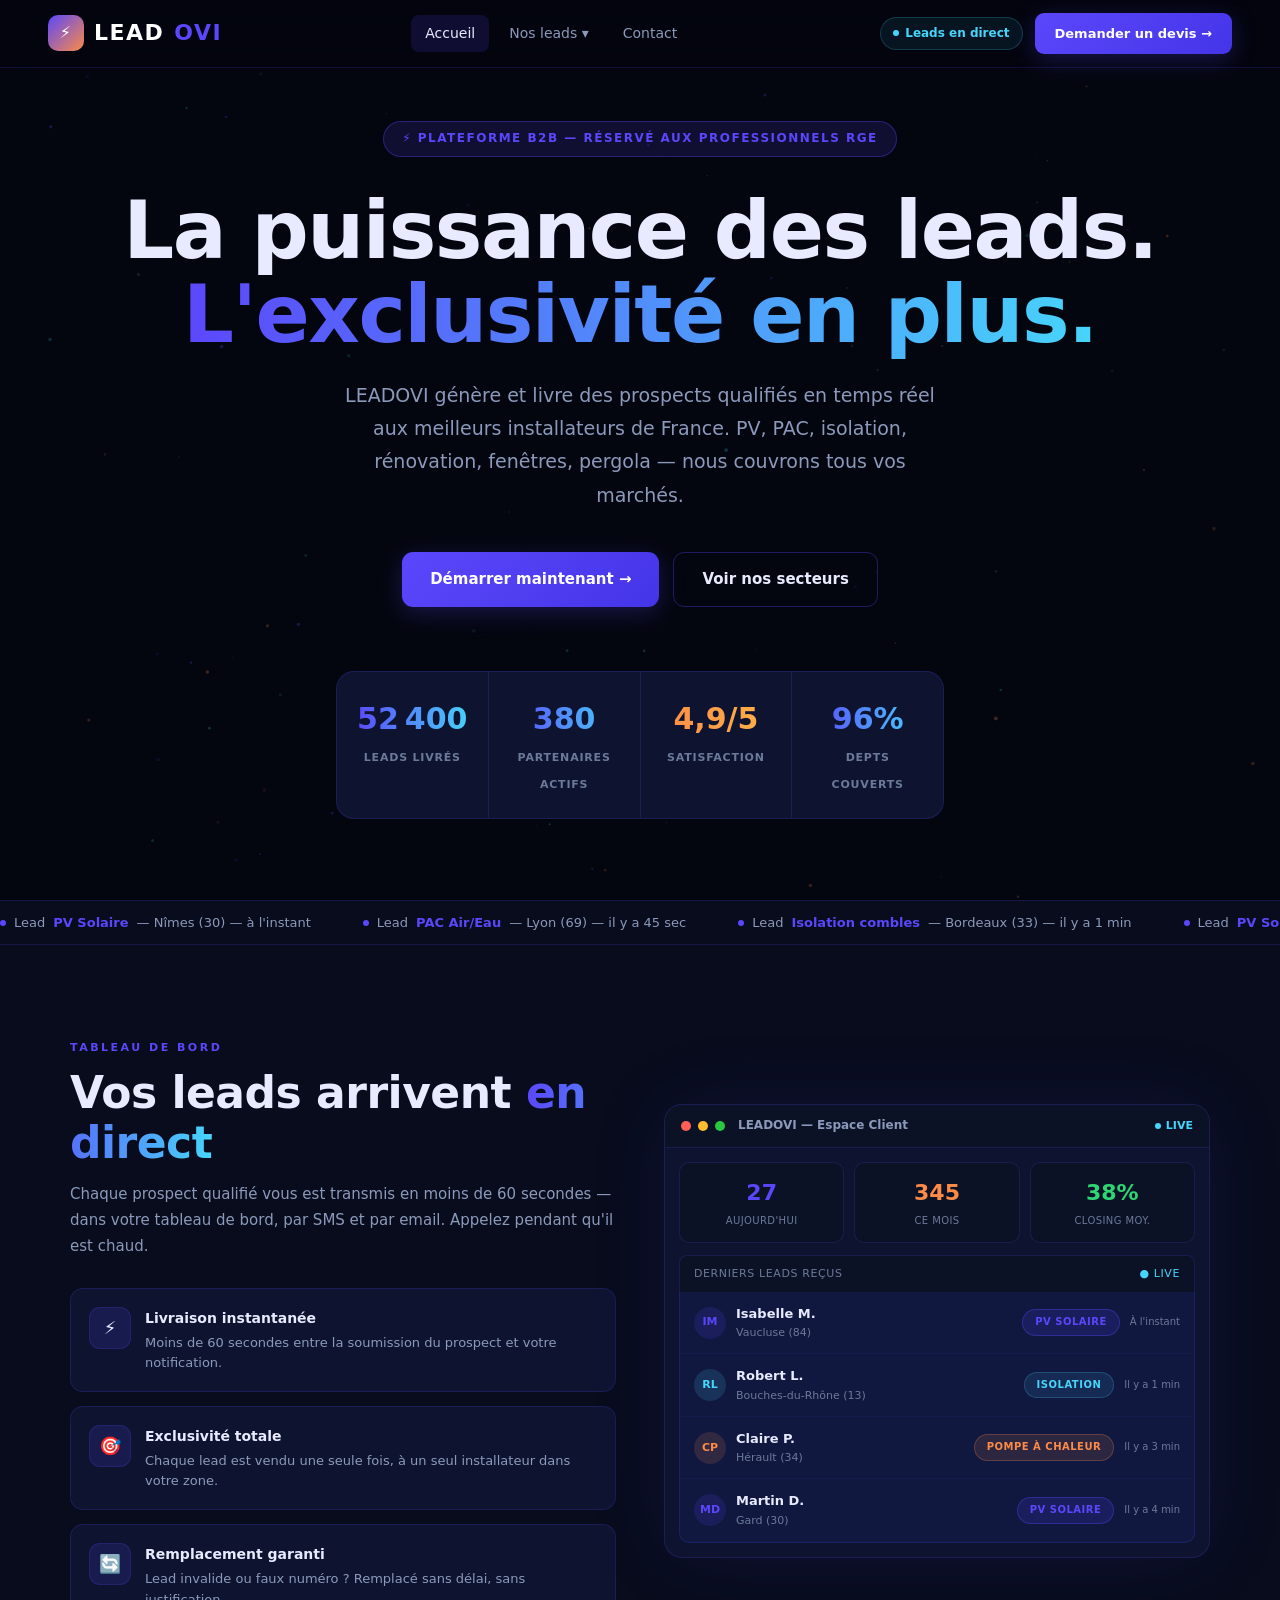
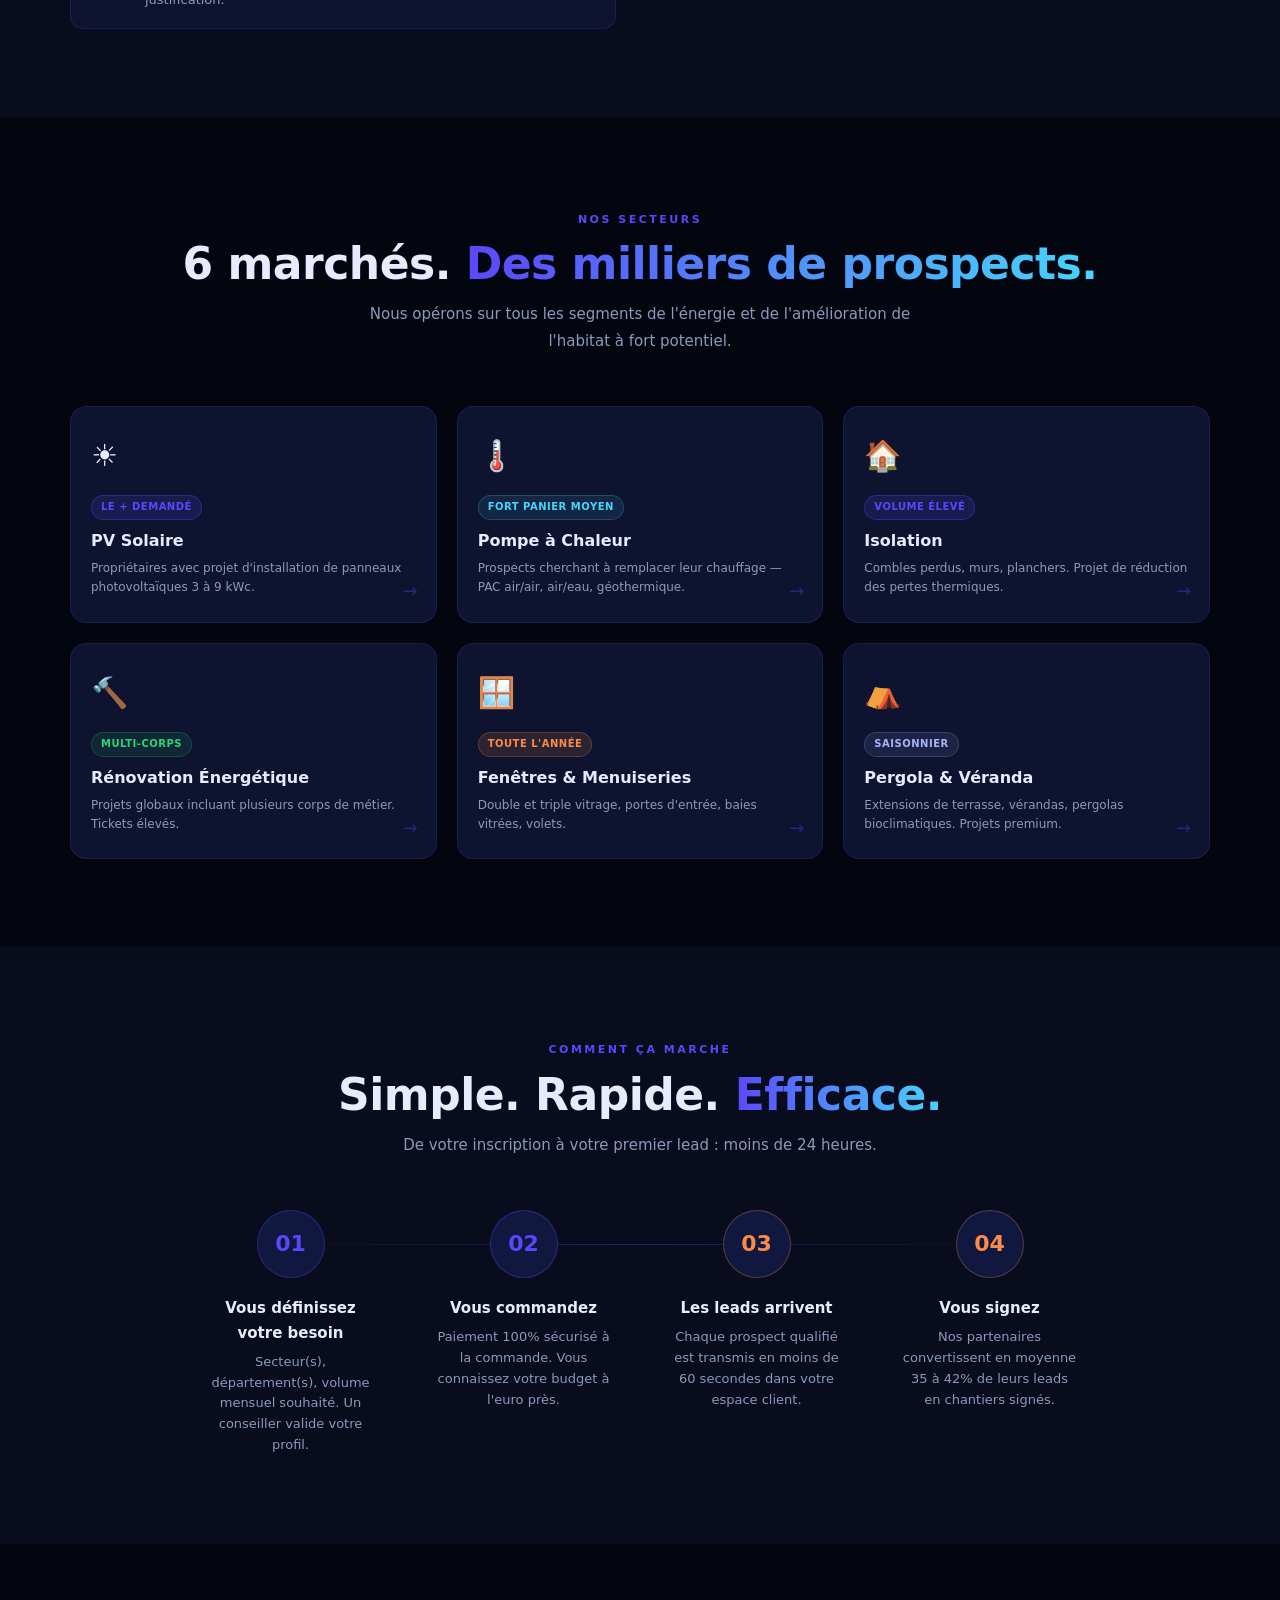
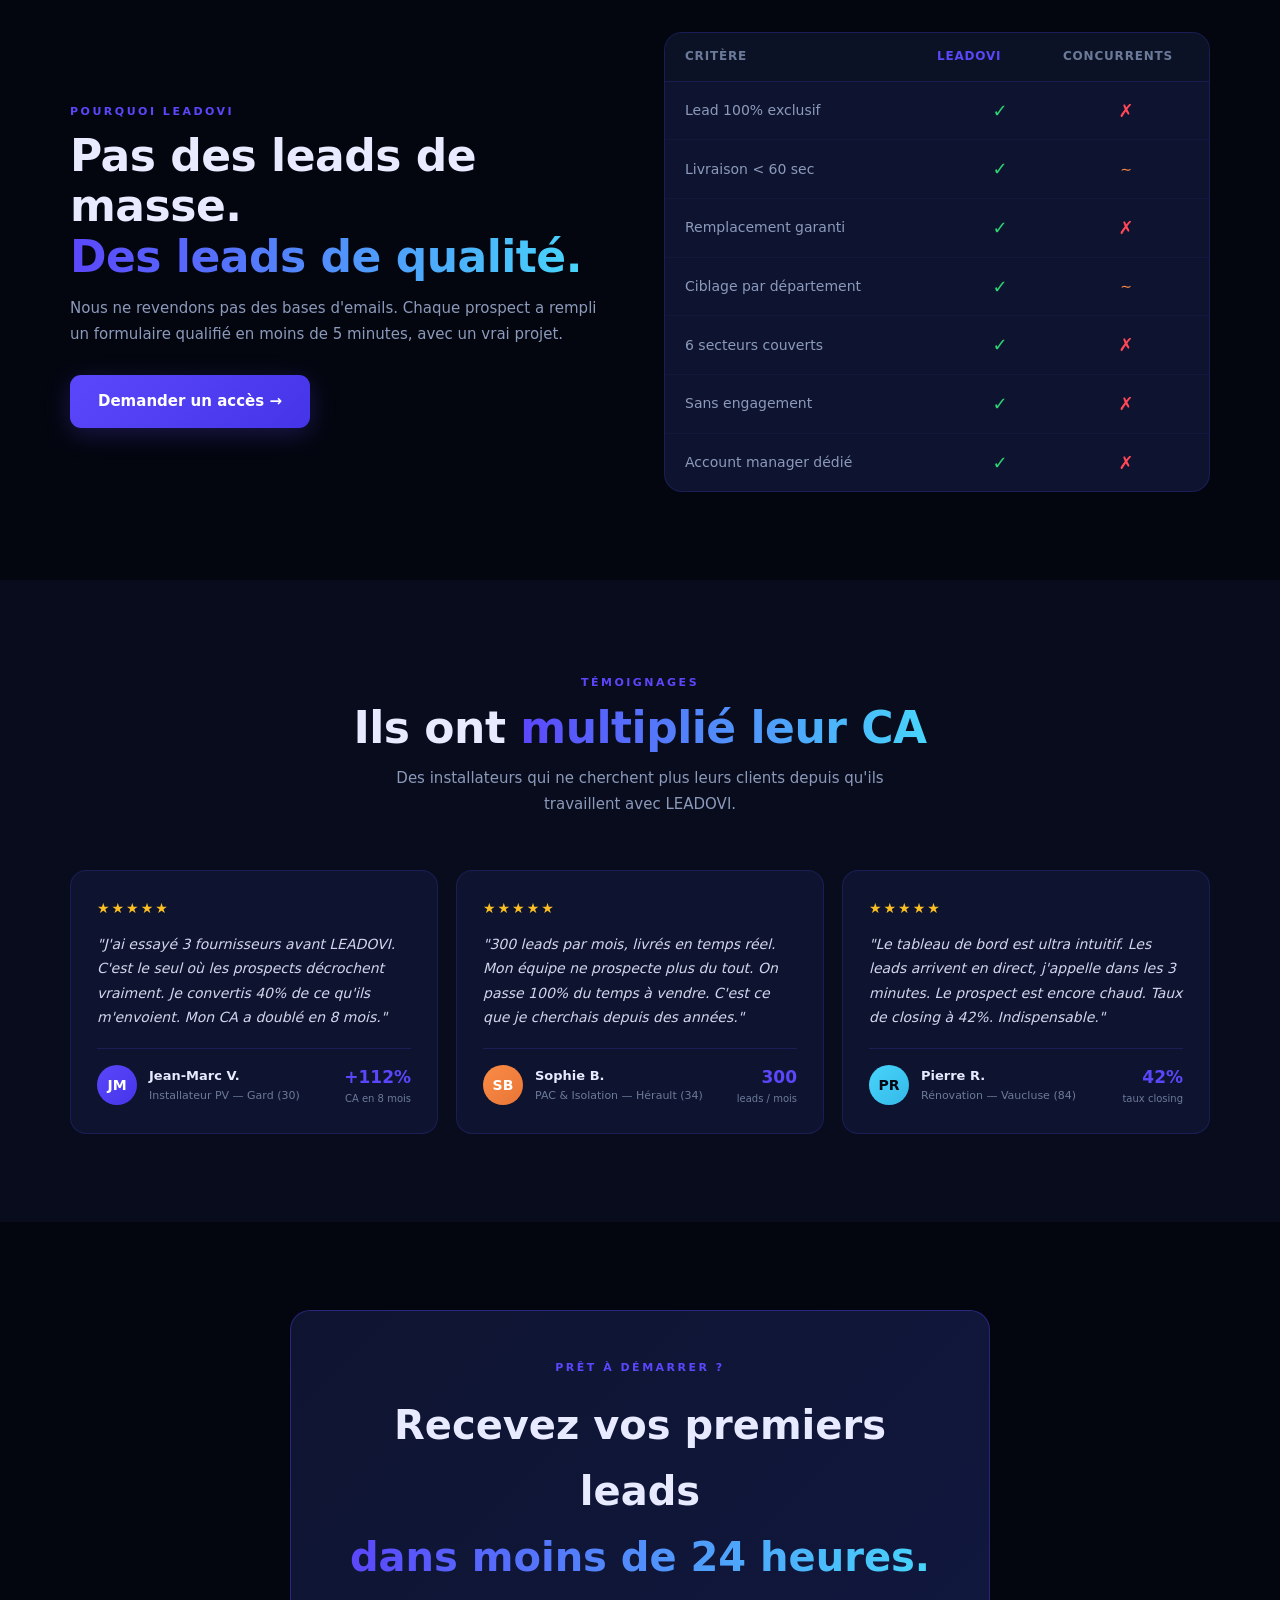
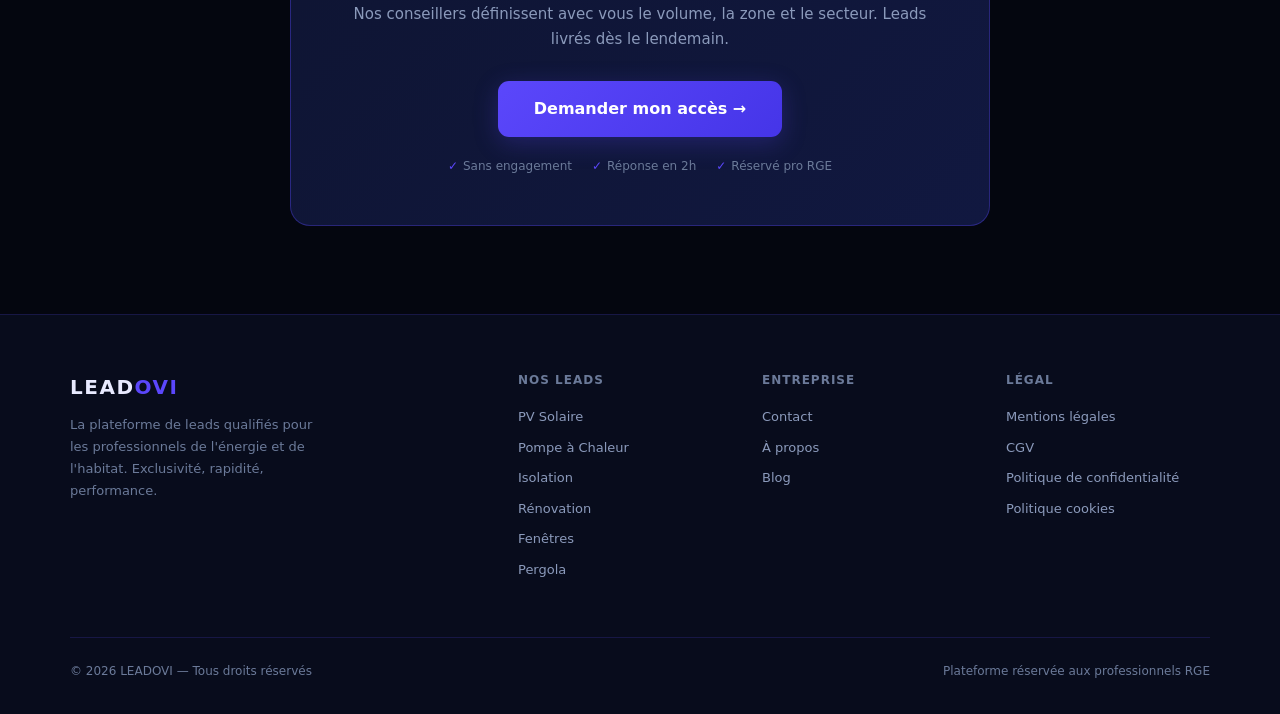
<file: index.html>
<!DOCTYPE html>
<html lang="fr">
<head>
<meta charset="UTF-8"/><meta name="viewport" content="width=device-width,initial-scale=1.0"/>
<title>LEADOVI — Leads Premium pour Professionnels de l'Énergie</title>
<link rel="stylesheet" href="style.css"/>
<style>
@keyframes sli{from{opacity:0;transform:translateX(-12px)}to{opacity:1;transform:translateX(0)}}
.dash-mock{background:var(--card);border:1px solid var(--border);border-radius:18px;overflow:hidden;box-shadow:0 0 80px rgba(91,71,251,0.1)}
.dash-bar{background:var(--bg3);padding:11px 16px;display:flex;align-items:center;gap:7px;border-bottom:1px solid var(--border)}
.db-dot{width:10px;height:10px;border-radius:50%}
.dash-title{font-size:12px;color:var(--gray2);margin-left:6px;font-weight:600}
.dash-live{margin-left:auto;display:flex;align-items:center;gap:5px;font-size:11px;color:var(--teal);font-weight:700}
.dash-body{padding:14px}
.dash-kpis{display:grid;grid-template-columns:1fr 1fr 1fr;gap:10px;margin-bottom:12px}
.kpi{background:var(--bg3);border:1px solid var(--border);border-radius:10px;padding:12px;text-align:center}
.kpi-val{font-size:22px;font-weight:900;display:block}
.kpi-label{font-size:10px;color:var(--gray);text-transform:uppercase;letter-spacing:.4px;margin-top:2px}
.feed-header{background:var(--bg3);padding:9px 14px;font-size:11px;color:var(--gray);text-transform:uppercase;letter-spacing:.6px;display:flex;justify-content:space-between;border-radius:8px 8px 0 0;border:1px solid var(--border);border-bottom:none}
#lead-feed{border:1px solid var(--border);border-top:none;border-radius:0 0 10px 10px;overflow:hidden;background:var(--card2)}
.sector-cards{display:grid;grid-template-columns:repeat(3,1fr);gap:20px}
@media(max-width:768px){.sector-cards{grid-template-columns:1fr 1fr}}
@media(max-width:480px){.sector-cards{grid-template-columns:1fr}}
.sc{background:var(--card);border:1px solid var(--border);border-radius:16px;padding:24px 20px;text-decoration:none;color:inherit;display:block;transition:all .3s;position:relative;overflow:hidden}
.sc::after{content:'→';position:absolute;bottom:16px;right:18px;font-size:18px;color:var(--border2);transition:all .25s}
.sc:hover{border-color:var(--border2);transform:translateY(-4px);box-shadow:0 16px 48px rgba(91,71,251,0.1)}
.sc:hover::after{color:var(--indigo);right:14px}
.sc-icon{font-size:30px;margin-bottom:12px}
.sc-tag{display:inline-block;font-size:10px;font-weight:700;padding:3px 9px;border-radius:20px;margin-bottom:8px;text-transform:uppercase;letter-spacing:.5px}
.sc h3{font-size:16px;font-weight:800;margin-bottom:5px}
.sc p{font-size:12px;color:var(--gray2);line-height:1.6}
.testi-wrap{display:grid;grid-template-columns:repeat(auto-fit,minmax(300px,1fr));gap:18px;max-width:1140px;margin:0 auto}
.testi{background:var(--card);border:1px solid var(--border);border-radius:16px;padding:26px;transition:border-color .2s}
.testi:hover{border-color:var(--border2)}
.t-stars{color:#FBBF24;font-size:14px;letter-spacing:2px;margin-bottom:12px}
.t-text{font-size:14px;color:var(--text);line-height:1.75;font-style:italic;margin-bottom:18px;opacity:.9}
.t-author{display:flex;align-items:center;gap:12px;border-top:1px solid var(--border);padding-top:14px}
.t-av{width:40px;height:40px;border-radius:50%;display:flex;align-items:center;justify-content:center;font-size:14px;font-weight:900;flex-shrink:0}
.t-name{font-size:13px;font-weight:700}
.t-role{font-size:11px;color:var(--gray)}
.t-result{margin-left:auto;text-align:right}
.t-rnum{font-size:17px;font-weight:900;color:var(--indigo)}
.t-rlabel{font-size:10px;color:var(--gray)}
</style>
</head>
<body>
<canvas id="canvas-bg"></canvas>

<!-- NAV -->
<nav class="nav">
  <a href="index.html" class="nav-logo">
    <div class="nav-logo-icon">⚡</div>
    LEAD<span>OVI</span>
  </a>
  <div class="nav-menu">
    <a href="index.html" class="active">Accueil</a>
    <div class="nav-dropdown">
      <a href="#">Nos leads ▾</a>
      <div class="dropdown-menu">
        <a href="pv-solaire.html" class="dropdown-item"><div class="di-icon" style="background:rgba(255,214,10,0.12)">☀️</div>Panneaux PV Solaires</a>
        <a href="pac.html" class="dropdown-item"><div class="di-icon" style="background:rgba(71,213,251,0.1)">🌡️</div>Pompe à Chaleur</a>
        <a href="isolation.html" class="dropdown-item"><div class="di-icon" style="background:rgba(91,71,251,0.12)">🏠</div>Isolation</a>
        <a href="renovation.html" class="dropdown-item"><div class="di-icon" style="background:rgba(46,213,115,0.1)">🔨</div>Rénovation Énergétique</a>
        <a href="fenetres.html" class="dropdown-item"><div class="di-icon" style="background:rgba(251,139,71,0.12)">🪟</div>Fenêtres & Menuiseries</a>
        <a href="pergola.html" class="dropdown-item"><div class="di-icon" style="background:rgba(165,180,252,0.12)">⛺</div>Pergola & Véranda</a>
      </div>
    </div>
    <a href="contact.html">Contact</a>
  </div>
  <div class="nav-right">
    <div class="nav-status"><div class="pulse"></div>Leads en direct</div>
    <a href="contact.html" class="btn btn-primary btn-sm">Demander un devis →</a>
  </div>
</nav>

<!-- HERO -->
<section class="hero">
  <div class="hero-eyebrow">⚡ Plateforme B2B — Réservé aux professionnels RGE</div>
  <h1>La puissance des leads.<br><em>L'exclusivité en plus.</em></h1>
  <p class="hero-sub">LEADOVI génère et livre des prospects qualifiés en temps réel aux meilleurs installateurs de France. PV, PAC, isolation, rénovation, fenêtres, pergola — nous couvrons tous vos marchés.</p>
  <div class="hero-btns">
    <a href="contact.html" class="btn btn-primary">Démarrer maintenant →</a>
    <a href="#secteurs" class="btn btn-outline">Voir nos secteurs</a>
  </div>
  <div class="stats-bar fade-in">
    <div class="stat"><span class="stat-num" data-count="52400" data-suffix="">0</span><span class="stat-label">Leads livrés</span></div>
    <div class="stat"><span class="stat-num" data-count="380" data-suffix="">0</span><span class="stat-label">Partenaires actifs</span></div>
    <div class="stat"><span class="stat-num" style="background:linear-gradient(90deg,#FB8B47,#FFB347);-webkit-background-clip:text;-webkit-text-fill-color:transparent">4,9/5</span><span class="stat-label">Satisfaction</span></div>
    <div class="stat"><span class="stat-num" data-count="96" data-suffix="%">0</span><span class="stat-label">Depts couverts</span></div>
  </div>
</section>

<!-- TICKER -->
<div class="ticker-wrap">
  <div class="ticker-inner">
    <div class="t-item"><div class="t-dot"></div>Lead <strong>PV Solaire</strong> — Nîmes (30) — à l'instant</div>
    <div class="t-item"><div class="t-dot"></div>Lead <strong>PAC Air/Eau</strong> — Lyon (69) — il y a 45 sec</div>
    <div class="t-item"><div class="t-dot"></div>Lead <strong>Isolation combles</strong> — Bordeaux (33) — il y a 1 min</div>
    <div class="t-item"><div class="t-dot"></div>Lead <strong>PV Solaire</strong> — Marseille (13) — il y a 2 min</div>
    <div class="t-item"><div class="t-dot"></div>Lead <strong>Fenêtres</strong> — Toulouse (31) — il y a 2 min</div>
    <div class="t-item"><div class="t-dot"></div>Lead <strong>Rénovation</strong> — Montpellier (34) — il y a 3 min</div>
    <div class="t-item"><div class="t-dot"></div>Lead <strong>Pergola</strong> — Nice (06) — il y a 3 min</div>
    <div class="t-item"><div class="t-dot"></div>Lead <strong>PV Solaire</strong> — Avignon (84) — il y a 4 min</div>
  </div>
</div>

<!-- DASHBOARD -->
<section class="section" style="background:var(--bg2)">
  <div class="section-inner">
    <div class="grid-2">
      <div class="fade-in">
        <div class="section-label">Tableau de bord</div>
        <h2 class="section-title">Vos leads arrivent <em>en direct</em></h2>
        <p class="section-sub" style="margin-bottom:28px">Chaque prospect qualifié vous est transmis en moins de 60 secondes — dans votre tableau de bord, par SMS et par email. Appelez pendant qu'il est chaud.</p>
        <div class="feat-list">
          <div class="feat-item"><div class="feat-icon">⚡</div><div class="feat-text"><h4>Livraison instantanée</h4><p>Moins de 60 secondes entre la soumission du prospect et votre notification.</p></div></div>
          <div class="feat-item"><div class="feat-icon">🎯</div><div class="feat-text"><h4>Exclusivité totale</h4><p>Chaque lead est vendu une seule fois, à un seul installateur dans votre zone.</p></div></div>
          <div class="feat-item"><div class="feat-icon">🔄</div><div class="feat-text"><h4>Remplacement garanti</h4><p>Lead invalide ou faux numéro ? Remplacé sans délai, sans justification.</p></div></div>
        </div>
      </div>
      <div class="dash-mock fade-in">
        <div class="dash-bar">
          <div class="db-dot" style="background:#FF5F57"></div>
          <div class="db-dot" style="background:#FEBC2E"></div>
          <div class="db-dot" style="background:#28C840"></div>
          <span class="dash-title">LEADOVI — Espace Client</span>
          <div class="dash-live"><div class="pulse"></div>LIVE</div>
        </div>
        <div class="dash-body">
          <div class="dash-kpis">
            <div class="kpi"><span class="kpi-val" id="dash-today" style="color:#5B47FB">0</span><div class="kpi-label">Aujourd'hui</div></div>
            <div class="kpi"><span class="kpi-val" id="dash-month" style="color:#FB8B47">0</span><div class="kpi-label">Ce mois</div></div>
            <div class="kpi"><span class="kpi-val" style="color:#2ED573">38%</span><div class="kpi-label">Closing moy.</div></div>
          </div>
          <div class="feed-header"><span>Derniers leads reçus</span><span style="color:#47D5FB">● Live</span></div>
          <div id="lead-feed"></div>
        </div>
      </div>
    </div>
  </div>
</section>

<!-- SECTEURS -->
<section class="section" id="secteurs">
  <div class="section-inner">
    <div class="section-head center fade-in">
      <div class="section-label">Nos secteurs</div>
      <h2 class="section-title">6 marchés. <em>Des milliers de prospects.</em></h2>
      <p class="section-sub">Nous opérons sur tous les segments de l'énergie et de l'amélioration de l'habitat à fort potentiel.</p>
    </div>
    <div class="sector-cards fade-in">
      <a href="pv-solaire.html" class="sc">
        <div class="sc-icon">☀️</div>
        <div class="sc-tag tag-indigo">Le + demandé</div>
        <h3>PV Solaire</h3>
        <p>Propriétaires avec projet d'installation de panneaux photovoltaïques 3 à 9 kWc.</p>
      </a>
      <a href="pac.html" class="sc">
        <div class="sc-icon">🌡️</div>
        <div class="sc-tag tag-teal">Fort panier moyen</div>
        <h3>Pompe à Chaleur</h3>
        <p>Prospects cherchant à remplacer leur chauffage — PAC air/air, air/eau, géothermique.</p>
      </a>
      <a href="isolation.html" class="sc">
        <div class="sc-icon">🏠</div>
        <div class="sc-tag tag-indigo">Volume élevé</div>
        <h3>Isolation</h3>
        <p>Combles perdus, murs, planchers. Projet de réduction des pertes thermiques.</p>
      </a>
      <a href="renovation.html" class="sc">
        <div class="sc-icon">🔨</div>
        <div class="sc-tag tag-green">Multi-corps</div>
        <h3>Rénovation Énergétique</h3>
        <p>Projets globaux incluant plusieurs corps de métier. Tickets élevés.</p>
      </a>
      <a href="fenetres.html" class="sc">
        <div class="sc-icon">🪟</div>
        <div class="sc-tag tag-orange">Toute l'année</div>
        <h3>Fenêtres & Menuiseries</h3>
        <p>Double et triple vitrage, portes d'entrée, baies vitrées, volets.</p>
      </a>
      <a href="pergola.html" class="sc">
        <div class="sc-icon">⛺</div>
        <div class="sc-tag" style="background:rgba(165,180,252,0.1);color:#a5b4fc;border:1px solid rgba(165,180,252,0.2)">Saisonnier</div>
        <h3>Pergola & Véranda</h3>
        <p>Extensions de terrasse, vérandas, pergolas bioclimatiques. Projets premium.</p>
      </a>
    </div>
  </div>
</section>

<!-- PROCESS -->
<section class="section" style="background:var(--bg2)">
  <div class="section-inner">
    <div class="section-head center fade-in">
      <div class="section-label">Comment ça marche</div>
      <h2 class="section-title">Simple. Rapide. <em>Efficace.</em></h2>
      <p class="section-sub">De votre inscription à votre premier lead : moins de 24 heures.</p>
    </div>
    <div class="process-grid fade-in" style="max-width:900px;margin:0 auto">
      <div class="process-step"><div class="step-circle">01</div><h3>Vous définissez votre besoin</h3><p>Secteur(s), département(s), volume mensuel souhaité. Un conseiller valide votre profil.</p></div>
      <div class="process-step"><div class="step-circle">02</div><h3>Vous commandez</h3><p>Paiement 100% sécurisé à la commande. Vous connaissez votre budget à l'euro près.</p></div>
      <div class="process-step"><div class="step-circle orange">03</div><h3>Les leads arrivent</h3><p>Chaque prospect qualifié est transmis en moins de 60 secondes dans votre espace client.</p></div>
      <div class="process-step"><div class="step-circle orange">04</div><h3>Vous signez</h3><p>Nos partenaires convertissent en moyenne 35 à 42% de leurs leads en chantiers signés.</p></div>
    </div>
  </div>
</section>

<!-- COMPARISON -->
<section class="section">
  <div class="section-inner">
    <div class="grid-2 fade-in">
      <div>
        <div class="section-label">Pourquoi LEADOVI</div>
        <h2 class="section-title">Pas des leads de masse.<br><em>Des leads de qualité.</em></h2>
        <p class="section-sub" style="margin-bottom:28px">Nous ne revendons pas des bases d'emails. Chaque prospect a rempli un formulaire qualifié en moins de 5 minutes, avec un vrai projet.</p>
        <a href="contact.html" class="btn btn-primary">Demander un accès →</a>
      </div>
      <div class="comp-table">
        <div class="comp-header"><div>Critère</div><div class="col-us">LEADOVI</div><div>Concurrents</div></div>
        <div class="comp-row"><div>Lead 100% exclusif</div><div class="ok">✓</div><div class="nok">✗</div></div>
        <div class="comp-row"><div>Livraison &lt; 60 sec</div><div class="ok">✓</div><div class="maybe">∼</div></div>
        <div class="comp-row"><div>Remplacement garanti</div><div class="ok">✓</div><div class="nok">✗</div></div>
        <div class="comp-row"><div>Ciblage par département</div><div class="ok">✓</div><div class="maybe">∼</div></div>
        <div class="comp-row"><div>6 secteurs couverts</div><div class="ok">✓</div><div class="nok">✗</div></div>
        <div class="comp-row"><div>Sans engagement</div><div class="ok">✓</div><div class="nok">✗</div></div>
        <div class="comp-row"><div>Account manager dédié</div><div class="ok">✓</div><div class="nok">✗</div></div>
      </div>
    </div>
  </div>
</section>

<!-- TESTIMONIALS -->
<section class="section" style="background:var(--bg2)">
  <div class="section-inner">
    <div class="section-head center fade-in">
      <div class="section-label">Témoignages</div>
      <h2 class="section-title">Ils ont <em>multiplié leur CA</em></h2>
      <p class="section-sub">Des installateurs qui ne cherchent plus leurs clients depuis qu'ils travaillent avec LEADOVI.</p>
    </div>
    <div class="testi-wrap fade-in">
      <div class="testi"><div class="t-stars">★★★★★</div><p class="t-text">"J'ai essayé 3 fournisseurs avant LEADOVI. C'est le seul où les prospects décrochent vraiment. Je convertis 40% de ce qu'ils m'envoient. Mon CA a doublé en 8 mois."</p><div class="t-author"><div class="t-av" style="background:linear-gradient(135deg,#5B47FB,#4535E8);color:white">JM</div><div><div class="t-name">Jean-Marc V.</div><div class="t-role">Installateur PV — Gard (30)</div></div><div class="t-result"><div class="t-rnum">+112%</div><div class="t-rlabel">CA en 8 mois</div></div></div></div>
      <div class="testi"><div class="t-stars">★★★★★</div><p class="t-text">"300 leads par mois, livrés en temps réel. Mon équipe ne prospecte plus du tout. On passe 100% du temps à vendre. C'est ce que je cherchais depuis des années."</p><div class="t-author"><div class="t-av" style="background:linear-gradient(135deg,#FB8B47,#E87535);color:white">SB</div><div><div class="t-name">Sophie B.</div><div class="t-role">PAC & Isolation — Hérault (34)</div></div><div class="t-result"><div class="t-rnum">300</div><div class="t-rlabel">leads / mois</div></div></div></div>
      <div class="testi"><div class="t-stars">★★★★★</div><p class="t-text">"Le tableau de bord est ultra intuitif. Les leads arrivent en direct, j'appelle dans les 3 minutes. Le prospect est encore chaud. Taux de closing à 42%. Indispensable."</p><div class="t-author"><div class="t-av" style="background:linear-gradient(135deg,#47D5FB,#35B8E8);color:#050714">PR</div><div><div class="t-name">Pierre R.</div><div class="t-role">Rénovation — Vaucluse (84)</div></div><div class="t-result"><div class="t-rnum">42%</div><div class="t-rlabel">taux closing</div></div></div></div>
    </div>
  </div>
</section>

<!-- CTA -->
<section class="section" style="text-align:center">
  <div class="section-inner">
    <div class="cta-box fade-in" style="max-width:700px;margin:0 auto">
      <div class="section-label" style="display:block;text-align:center;margin-bottom:14px">Prêt à démarrer ?</div>
      <h2 style="font-size:clamp(26px,4vw,40px);font-weight:900;margin-bottom:12px">Recevez vos premiers leads<br><span style="background:linear-gradient(90deg,#5B47FB,#47D5FB);-webkit-background-clip:text;-webkit-text-fill-color:transparent">dans moins de 24 heures.</span></h2>
      <p style="color:var(--gray2);font-size:15px;margin-bottom:28px;line-height:1.7">Nos conseillers définissent avec vous le volume, la zone et le secteur. Leads livrés dès le lendemain.</p>
      <a href="contact.html" class="btn btn-primary" style="font-size:16px;padding:15px 36px">Demander mon accès →</a>
      <div style="display:flex;justify-content:center;gap:20px;flex-wrap:wrap;margin-top:20px">
        <span style="font-size:12px;color:var(--gray);display:flex;align-items:center;gap:5px"><span style="color:var(--indigo)">✓</span> Sans engagement</span>
        <span style="font-size:12px;color:var(--gray);display:flex;align-items:center;gap:5px"><span style="color:var(--indigo)">✓</span> Réponse en 2h</span>
        <span style="font-size:12px;color:var(--gray);display:flex;align-items:center;gap:5px"><span style="color:var(--indigo)">✓</span> Réservé pro RGE</span>
      </div>
    </div>
  </div>
</section>

<!-- FOOTER -->
<footer>
  <div class="footer-inner">
    <div class="footer-top">
      <div class="footer-brand">
        <div class="fl">LEAD<span>OVI</span></div>
        <p>La plateforme de leads qualifiés pour les professionnels de l'énergie et de l'habitat. Exclusivité, rapidité, performance.</p>
      </div>
      <div class="footer-col">
        <h5>Nos leads</h5>
        <a href="pv-solaire.html">PV Solaire</a>
        <a href="pac.html">Pompe à Chaleur</a>
        <a href="isolation.html">Isolation</a>
        <a href="renovation.html">Rénovation</a>
        <a href="fenetres.html">Fenêtres</a>
        <a href="pergola.html">Pergola</a>
      </div>
      <div class="footer-col">
        <h5>Entreprise</h5>
        <a href="contact.html">Contact</a>
        <a href="#">À propos</a>
        <a href="#">Blog</a>
      </div>
      <div class="footer-col">
        <h5>Légal</h5>
        <a href="mentions-legales.html">Mentions légales</a>
        <a href="cgv.html">CGV</a>
        <a href="politique-confidentialite.html">Politique de confidentialité</a>
        <a href="politique-cookies.html">Politique cookies</a>
      </div>
    </div>
    <div class="footer-bottom">
      <span>© 2026 LEADOVI — Tous droits réservés</span>
      <span>Plateforme réservée aux professionnels RGE</span>
    </div>
  </div>
</footer>
<script src="components.js"></script>
</body>
</html>
</file>
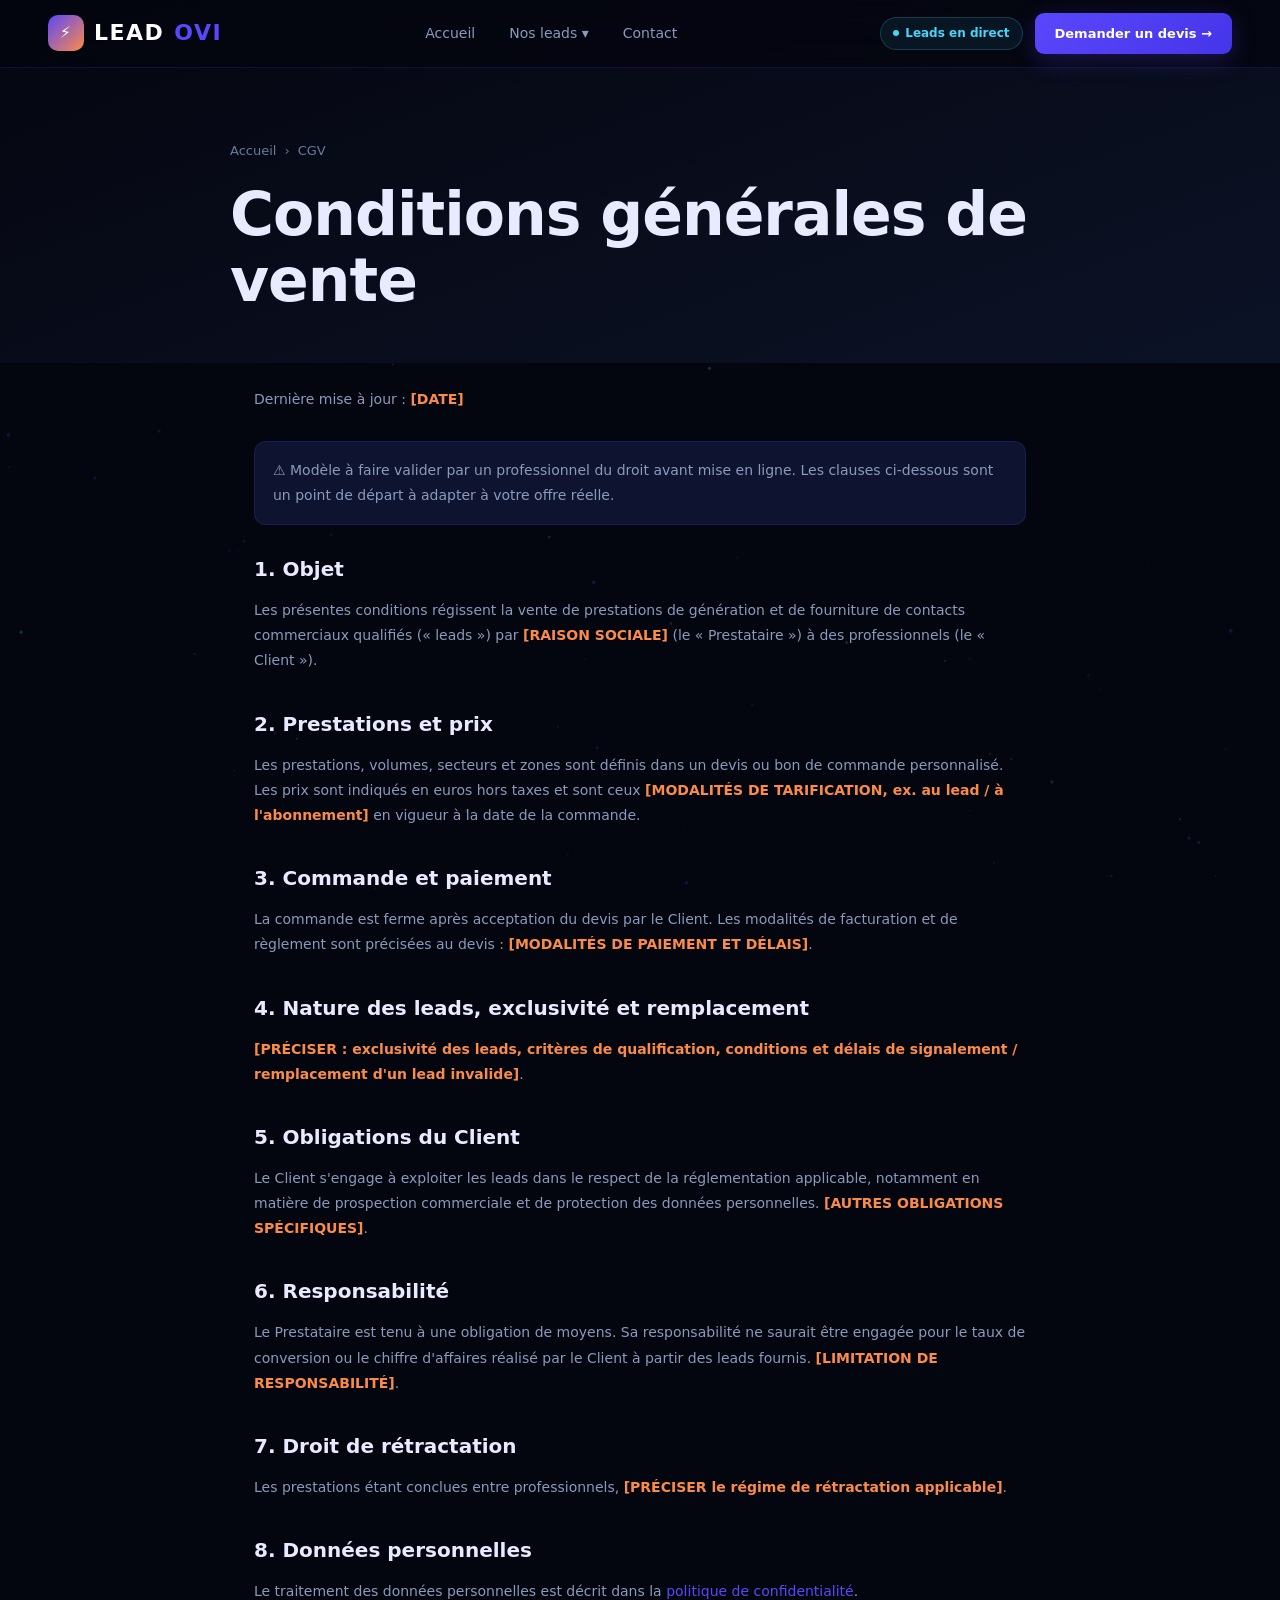
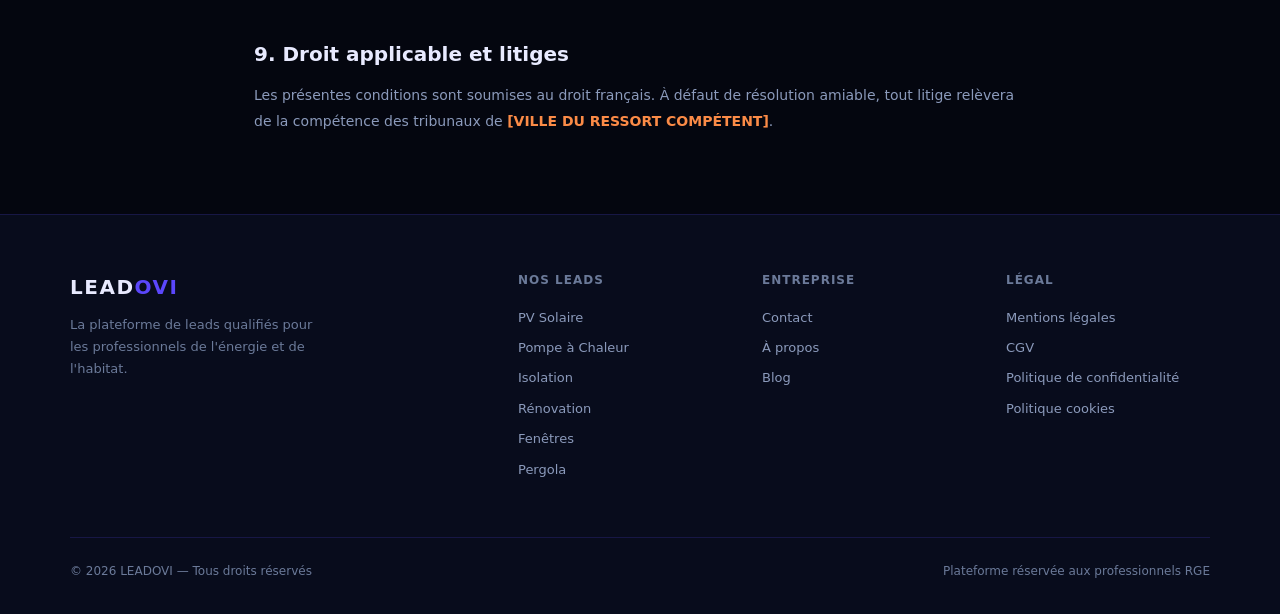
<file: cgv.html>
<!DOCTYPE html>
<html lang="fr">
<head>
<meta charset="UTF-8"/><meta name="viewport" content="width=device-width,initial-scale=1.0"/>
<title>Conditions générales de vente — LEADOVI</title>
<link rel="stylesheet" href="style.css"/>
<style>
.legal-wrap{position:relative;z-index:1;max-width:820px;margin:0 auto;padding:24px 24px 80px}
.legal-wrap h2{font-size:20px;font-weight:800;margin:34px 0 12px;color:var(--text)}
.legal-wrap h2:first-of-type{margin-top:0}
.legal-wrap p,.legal-wrap li{font-size:14px;color:var(--gray2);line-height:1.8}
.legal-wrap ul{margin:8px 0 8px 20px}
.legal-wrap li{margin-bottom:6px}
.legal-wrap .ph{color:var(--orange);font-weight:700}
.legal-wrap a{color:var(--indigo)}
.legal-updated{font-size:12px;color:var(--gray);margin-bottom:28px}
.legal-note{background:var(--card);border:1px solid var(--border);border-radius:12px;padding:16px 18px;font-size:13px;color:var(--gray2);margin-bottom:28px}
</style>
</head>
<body>
<canvas id="canvas-bg"></canvas>

<nav class="nav">
  <a href="index.html" class="nav-logo"><div class="nav-logo-icon">⚡</div>LEAD<span>OVI</span></a>
  <div class="nav-menu">
    <a href="index.html">Accueil</a>
    <div class="nav-dropdown">
      <a href="#">Nos leads ▾</a>
      <div class="dropdown-menu">
        <a href="pv-solaire.html" class="dropdown-item"><div class="di-icon" style="background:rgba(255,214,10,0.12)">☀️</div>Panneaux PV Solaires</a>
        <a href="pac.html" class="dropdown-item"><div class="di-icon" style="background:rgba(71,213,251,0.1)">🌡️</div>Pompe à Chaleur</a>
        <a href="isolation.html" class="dropdown-item"><div class="di-icon" style="background:rgba(91,71,251,0.12)">🏠</div>Isolation</a>
        <a href="renovation.html" class="dropdown-item"><div class="di-icon" style="background:rgba(46,213,115,0.1)">🔨</div>Rénovation Énergétique</a>
        <a href="fenetres.html" class="dropdown-item"><div class="di-icon" style="background:rgba(251,139,71,0.12)">🪟</div>Fenêtres & Menuiseries</a>
        <a href="pergola.html" class="dropdown-item"><div class="di-icon" style="background:rgba(165,180,252,0.12)">⛺</div>Pergola & Véranda</a>
      </div>
    </div>
    <a href="contact.html">Contact</a>
  </div>
  <div class="nav-right">
    <div class="nav-status"><div class="pulse"></div>Leads en direct</div>
    <a href="contact.html" class="btn btn-primary btn-sm">Demander un devis →</a>
  </div>
</nav>

<div class="page-hero" style="padding-bottom:32px">
  <div class="page-hero-inner" style="max-width:820px;margin:0 auto">
    <div class="page-hero-breadcrumb"><a href="index.html">Accueil</a><span>›</span>CGV</div>
    <h1>Conditions générales de vente</h1>
  </div>
</div>

<div class="legal-wrap">
  <p class="legal-updated">Dernière mise à jour : <span class="ph">[DATE]</span></p>
  <p class="legal-note">⚠️ Modèle à faire valider par un professionnel du droit avant mise en ligne. Les clauses ci-dessous sont un point de départ à adapter à votre offre réelle.</p>

  <h2>1. Objet</h2>
  <p>Les présentes conditions régissent la vente de prestations de génération et de fourniture de contacts commerciaux qualifiés (« leads ») par <span class="ph">[RAISON SOCIALE]</span> (le « Prestataire ») à des professionnels (le « Client »).</p>

  <h2>2. Prestations et prix</h2>
  <p>Les prestations, volumes, secteurs et zones sont définis dans un devis ou bon de commande personnalisé. Les prix sont indiqués en euros hors taxes et sont ceux <span class="ph">[MODALITÉS DE TARIFICATION, ex. au lead / à l'abonnement]</span> en vigueur à la date de la commande.</p>

  <h2>3. Commande et paiement</h2>
  <p>La commande est ferme après acceptation du devis par le Client. Les modalités de facturation et de règlement sont précisées au devis : <span class="ph">[MODALITÉS DE PAIEMENT ET DÉLAIS]</span>.</p>

  <h2>4. Nature des leads, exclusivité et remplacement</h2>
  <p><span class="ph">[PRÉCISER : exclusivité des leads, critères de qualification, conditions et délais de signalement / remplacement d'un lead invalide]</span>.</p>

  <h2>5. Obligations du Client</h2>
  <p>Le Client s'engage à exploiter les leads dans le respect de la réglementation applicable, notamment en matière de prospection commerciale et de protection des données personnelles. <span class="ph">[AUTRES OBLIGATIONS SPÉCIFIQUES]</span>.</p>

  <h2>6. Responsabilité</h2>
  <p>Le Prestataire est tenu à une obligation de moyens. Sa responsabilité ne saurait être engagée pour le taux de conversion ou le chiffre d'affaires réalisé par le Client à partir des leads fournis. <span class="ph">[LIMITATION DE RESPONSABILITÉ]</span>.</p>

  <h2>7. Droit de rétractation</h2>
  <p>Les prestations étant conclues entre professionnels, <span class="ph">[PRÉCISER le régime de rétractation applicable]</span>.</p>

  <h2>8. Données personnelles</h2>
  <p>Le traitement des données personnelles est décrit dans la <a href="politique-confidentialite.html">politique de confidentialité</a>.</p>

  <h2>9. Droit applicable et litiges</h2>
  <p>Les présentes conditions sont soumises au droit français. À défaut de résolution amiable, tout litige relèvera de la compétence des tribunaux de <span class="ph">[VILLE DU RESSORT COMPÉTENT]</span>.</p>
</div>

<footer>
  <div class="footer-inner">
    <div class="footer-top">
      <div class="footer-brand"><div class="fl">LEAD<span>OVI</span></div><p>La plateforme de leads qualifiés pour les professionnels de l'énergie et de l'habitat.</p></div>
      <div class="footer-col"><h5>Nos leads</h5><a href="pv-solaire.html">PV Solaire</a><a href="pac.html">Pompe à Chaleur</a><a href="isolation.html">Isolation</a><a href="renovation.html">Rénovation</a><a href="fenetres.html">Fenêtres</a><a href="pergola.html">Pergola</a></div>
      <div class="footer-col"><h5>Entreprise</h5><a href="contact.html">Contact</a><a href="#">À propos</a><a href="#">Blog</a></div>
      <div class="footer-col"><h5>Légal</h5><a href="mentions-legales.html">Mentions légales</a><a href="cgv.html">CGV</a><a href="politique-confidentialite.html">Politique de confidentialité</a><a href="politique-cookies.html">Politique cookies</a></div>
    </div>
    <div class="footer-bottom"><span>© 2026 LEADOVI — Tous droits réservés</span><span>Plateforme réservée aux professionnels RGE</span></div>
  </div>
</footer>
<script src="components.js"></script>
</body>
</html>
</file>
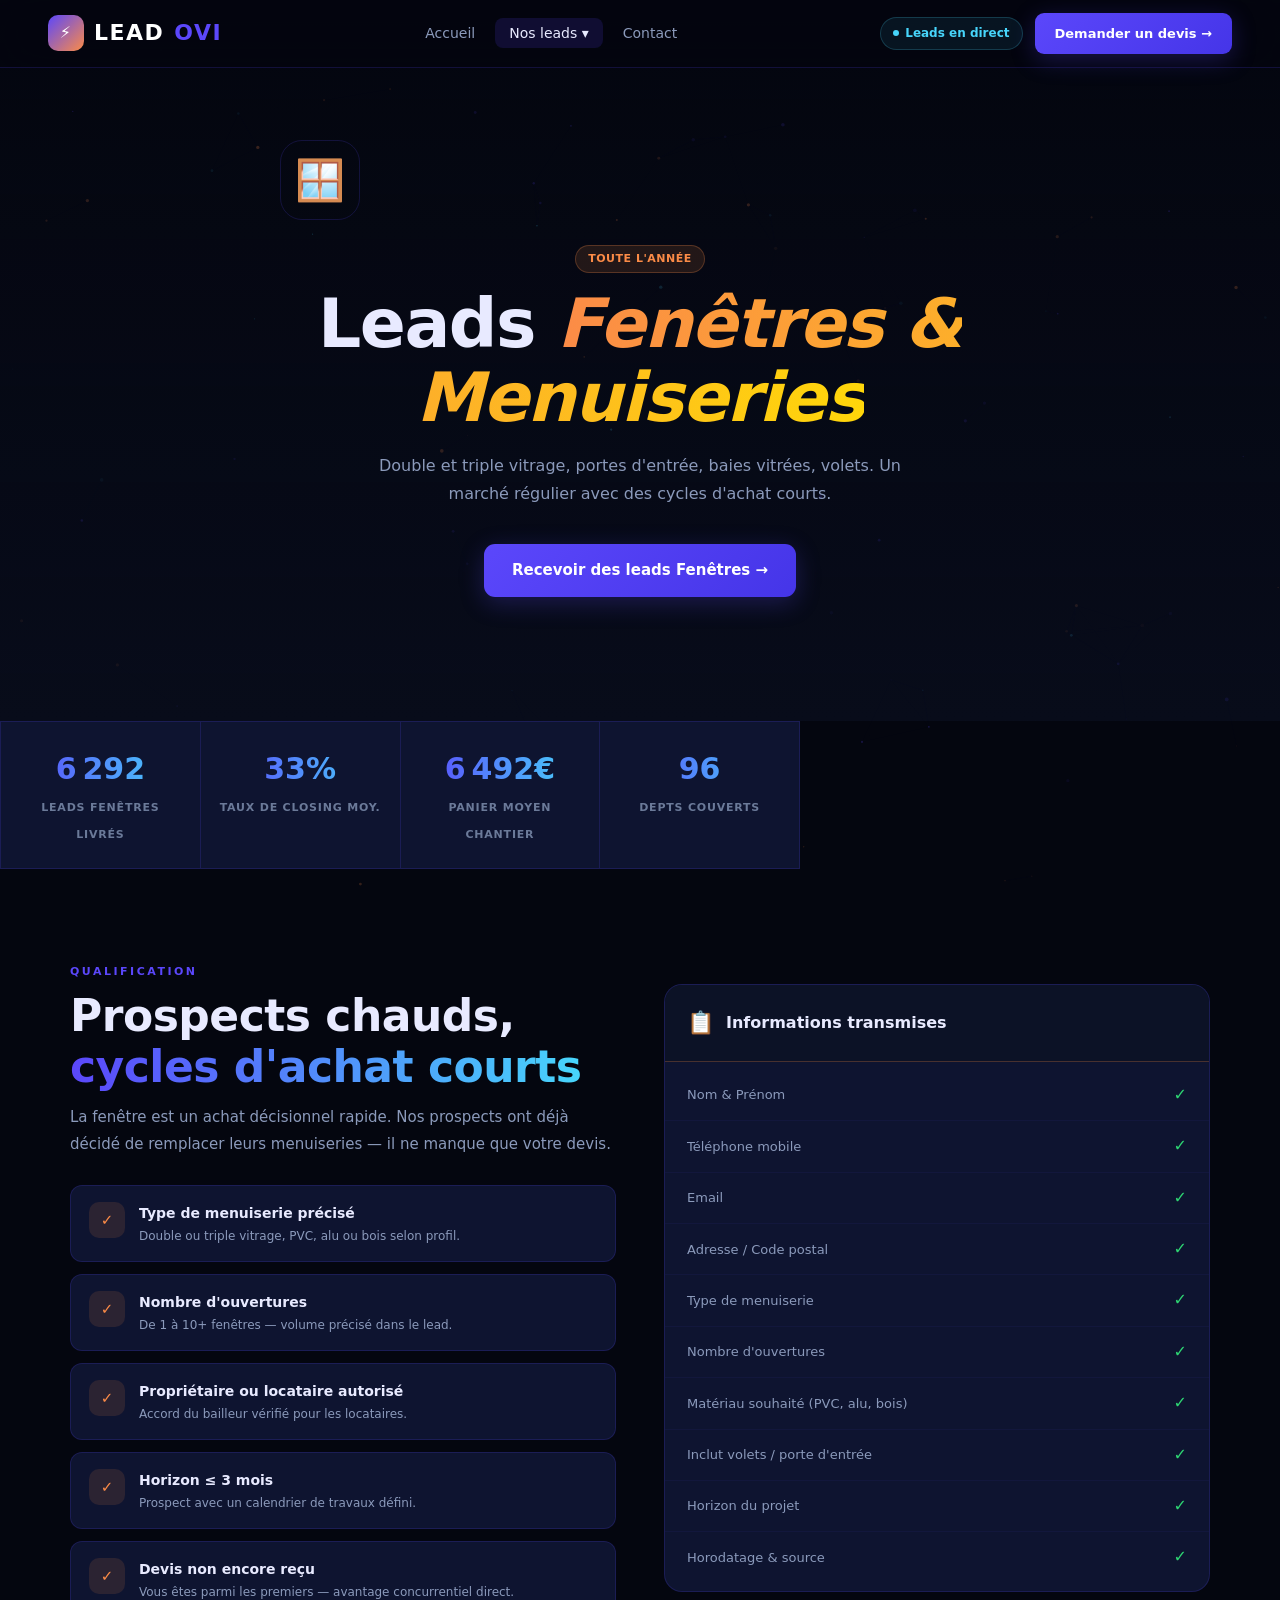
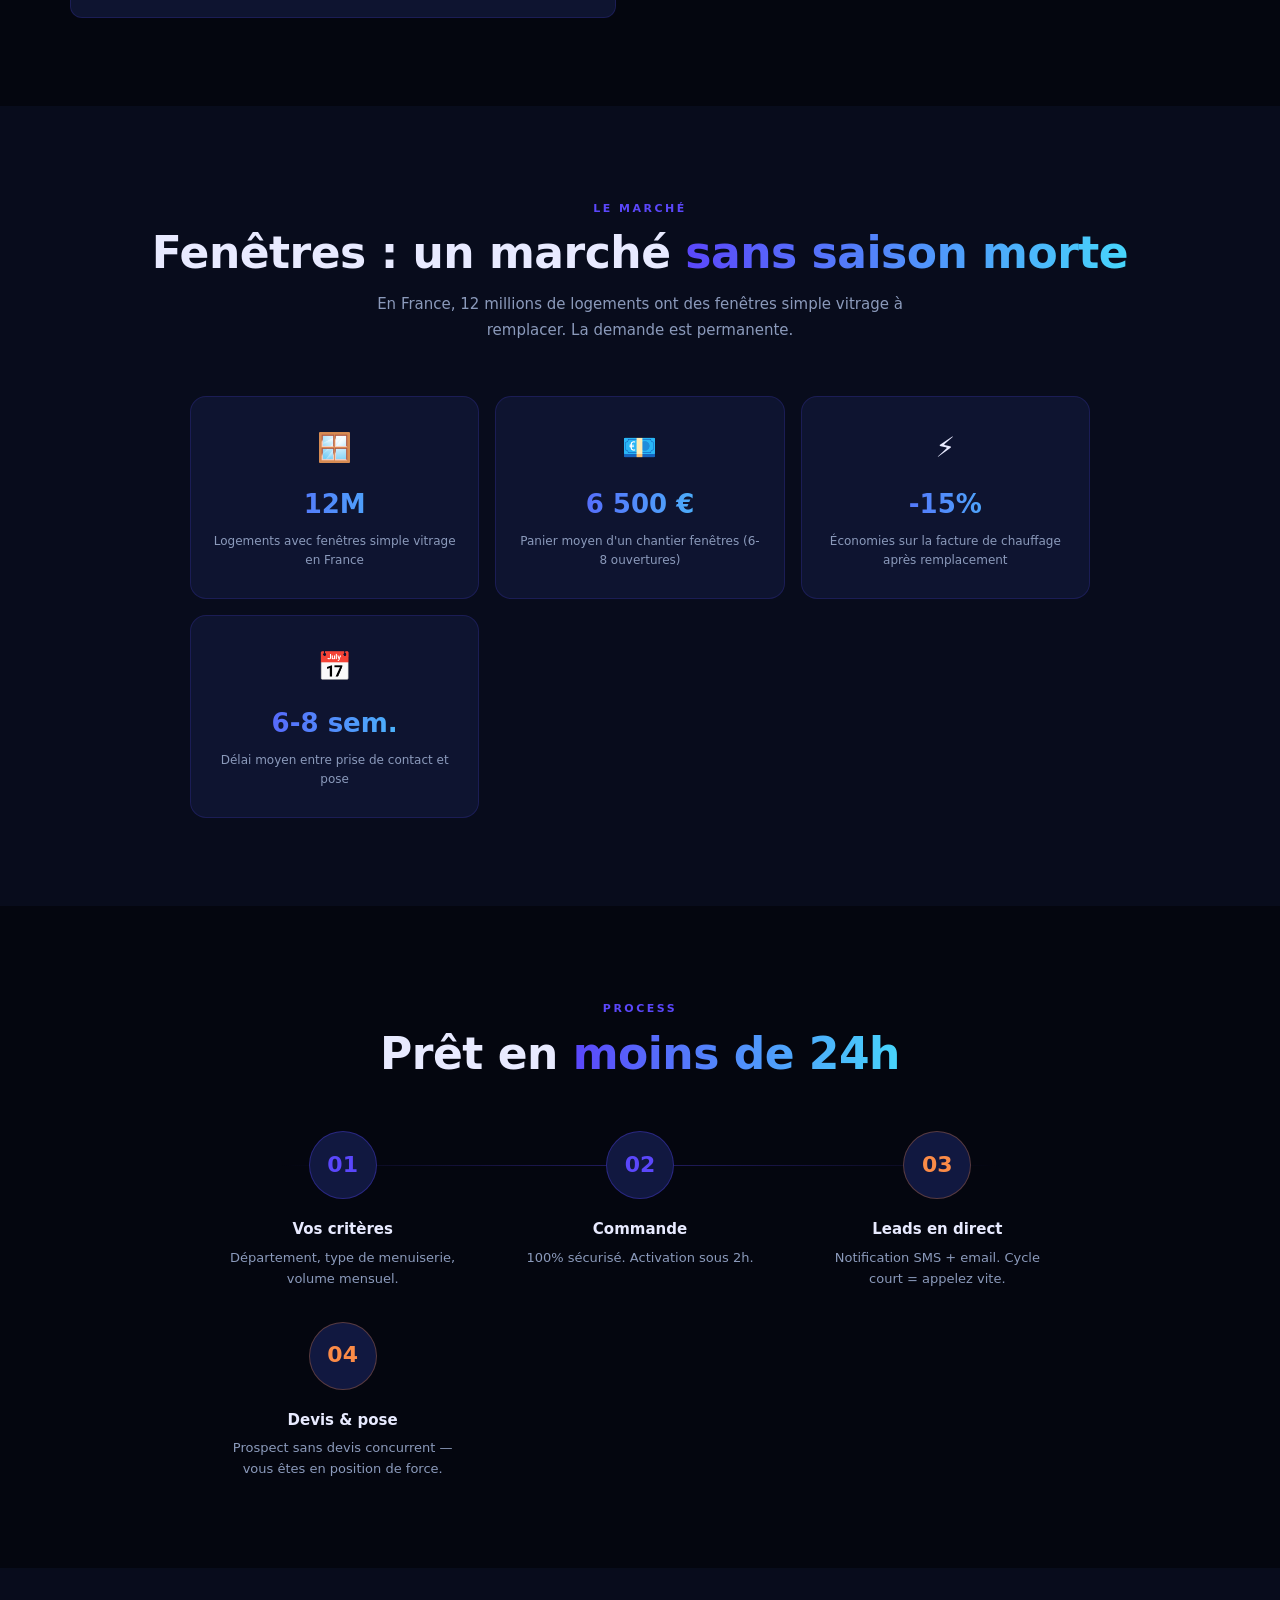
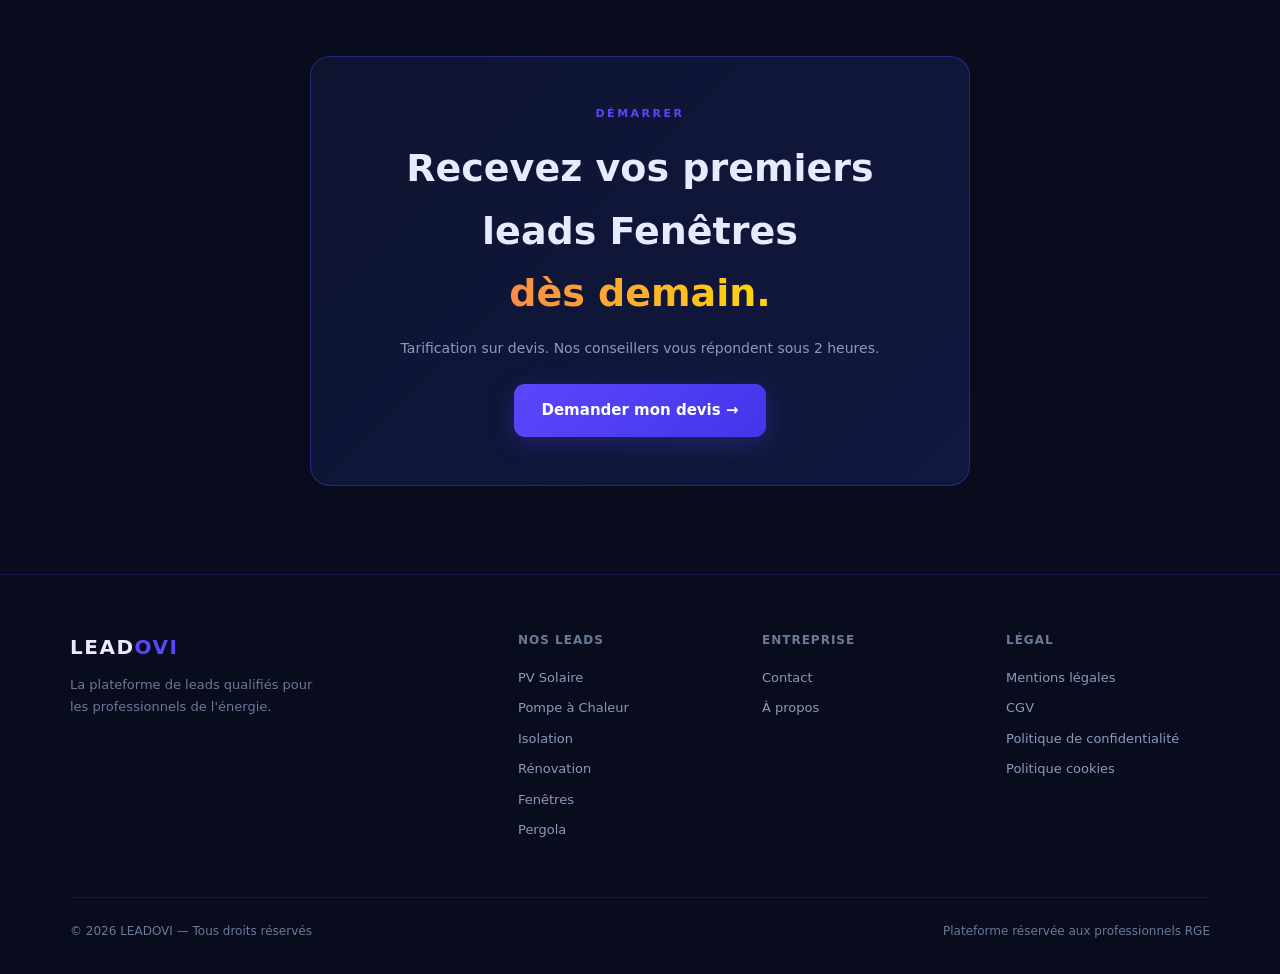
<file: fenetres.html>
<!DOCTYPE html>
<html lang="fr">
<head>
<meta charset="UTF-8"/><meta name="viewport" content="width=device-width,initial-scale=1.0"/>
<title>Leads Fenêtres & Menuiseries — LEADOVI</title>
<link rel="stylesheet" href="style.css"/>
</head>
<body>
<canvas id="canvas-bg"></canvas>

<nav class="nav">
  <a href="index.html" class="nav-logo"><div class="nav-logo-icon">⚡</div>LEAD<span>OVI</span></a>
  <div class="nav-menu">
    <a href="index.html">Accueil</a>
    <div class="nav-dropdown">
      <a href="#" class="active">Nos leads ▾</a>
      <div class="dropdown-menu">
        <a href="pv-solaire.html" class="dropdown-item"><div class="di-icon" style="background:rgba(255,214,10,0.12)">☀️</div>Panneaux PV Solaires</a>
        <a href="pac.html" class="dropdown-item"><div class="di-icon" style="background:rgba(71,213,251,0.1)">🌡️</div>Pompe à Chaleur</a>
        <a href="isolation.html" class="dropdown-item"><div class="di-icon" style="background:rgba(91,71,251,0.12)">🏠</div>Isolation</a>
        <a href="renovation.html" class="dropdown-item"><div class="di-icon" style="background:rgba(46,213,115,0.1)">🔨</div>Rénovation Énergétique</a>
        <a href="fenetres.html" class="dropdown-item"><div class="di-icon" style="background:rgba(251,139,71,0.12)">🪟</div>Fenêtres & Menuiseries</a>
        <a href="pergola.html" class="dropdown-item"><div class="di-icon" style="background:rgba(165,180,252,0.12)">⛺</div>Pergola & Véranda</a>
      </div>
    </div>
    <a href="contact.html">Contact</a>
  </div>
  <div class="nav-right">
    <div class="nav-status"><div class="pulse"></div>Leads en direct</div>
    <a href="contact.html" class="btn btn-primary btn-sm">Demander un devis →</a>
  </div>
</nav>

<section class="sector-hero">
  <div class="sector-hero-inner">
    <div class="sector-hero-icon">🪟</div>
    <div class="tag tag-orange" style="margin-bottom:14px">Toute l'année</div>
    <h1>Leads <em style="background:linear-gradient(90deg,#FB8B47,#FFD60A);-webkit-background-clip:text;-webkit-text-fill-color:transparent">Fenêtres & Menuiseries</em></h1>
    <p>Double et triple vitrage, portes d'entrée, baies vitrées, volets. Un marché régulier avec des cycles d'achat courts.</p>
    <div class="hero-btns" style="justify-content:center">
      <a href="contact.html" class="btn btn-primary">Recevoir des leads Fenêtres →</a>
    </div>
  </div>
</section>

<div class="stats-bar" style="margin:0;border-radius:0">
  <div class="stat"><span class="stat-num" data-count="6300">0</span><span class="stat-label">Leads Fenêtres livrés</span></div>
  <div class="stat"><span class="stat-num" data-count="33" data-suffix="%">0</span><span class="stat-label">Taux de closing moy.</span></div>
  <div class="stat"><span class="stat-num" data-count="6500" data-suffix="€">0</span><span class="stat-label">Panier moyen chantier</span></div>
  <div class="stat"><span class="stat-num" data-count="96" data-suffix="">0</span><span class="stat-label">Depts couverts</span></div>
</div>

<section class="section">
  <div class="section-inner">
    <div class="grid-2 fade-in">
      <div>
        <div class="section-label">Qualification</div>
        <h2 class="section-title">Prospects chauds,<br><em>cycles d'achat courts</em></h2>
        <p class="section-sub" style="margin-bottom:28px">La fenêtre est un achat décisionnel rapide. Nos prospects ont déjà décidé de remplacer leurs menuiseries — il ne manque que votre devis.</p>
        <div class="crit-list">
          <div class="crit"><div class="crit-icon" style="background:rgba(251,139,71,.12);color:#FB8B47">✓</div><div><strong>Type de menuiserie précisé</strong><p>Double ou triple vitrage, PVC, alu ou bois selon profil.</p></div></div>
          <div class="crit"><div class="crit-icon" style="background:rgba(251,139,71,.12);color:#FB8B47">✓</div><div><strong>Nombre d'ouvertures</strong><p>De 1 à 10+ fenêtres — volume précisé dans le lead.</p></div></div>
          <div class="crit"><div class="crit-icon" style="background:rgba(251,139,71,.12);color:#FB8B47">✓</div><div><strong>Propriétaire ou locataire autorisé</strong><p>Accord du bailleur vérifié pour les locataires.</p></div></div>
          <div class="crit"><div class="crit-icon" style="background:rgba(251,139,71,.12);color:#FB8B47">✓</div><div><strong>Horizon ≤ 3 mois</strong><p>Prospect avec un calendrier de travaux défini.</p></div></div>
          <div class="crit"><div class="crit-icon" style="background:rgba(251,139,71,.12);color:#FB8B47">✓</div><div><strong>Devis non encore reçu</strong><p>Vous êtes parmi les premiers — avantage concurrentiel direct.</p></div></div>
        </div>
      </div>
      <div class="info-card fade-in">
        <div class="info-card-header" style="border-color:rgba(251,139,71,.25)">
          <span class="info-card-icon">📋</span>
          <h3>Informations transmises</h3>
        </div>
        <div class="info-card-body">
          <div class="info-row"><span>Nom & Prénom</span><span class="ok">✓</span></div>
          <div class="info-row"><span>Téléphone mobile</span><span class="ok">✓</span></div>
          <div class="info-row"><span>Email</span><span class="ok">✓</span></div>
          <div class="info-row"><span>Adresse / Code postal</span><span class="ok">✓</span></div>
          <div class="info-row"><span>Type de menuiserie</span><span class="ok">✓</span></div>
          <div class="info-row"><span>Nombre d'ouvertures</span><span class="ok">✓</span></div>
          <div class="info-row"><span>Matériau souhaité (PVC, alu, bois)</span><span class="ok">✓</span></div>
          <div class="info-row"><span>Inclut volets / porte d'entrée</span><span class="ok">✓</span></div>
          <div class="info-row"><span>Horizon du projet</span><span class="ok">✓</span></div>
          <div class="info-row" style="border:none"><span>Horodatage & source</span><span class="ok">✓</span></div>
        </div>
      </div>
    </div>
  </div>
</section>

<section class="section" style="background:var(--bg2)">
  <div class="section-inner">
    <div class="section-head center fade-in">
      <div class="section-label">Le marché</div>
      <h2 class="section-title">Fenêtres : un marché <em>sans saison morte</em></h2>
      <p class="section-sub">En France, 12 millions de logements ont des fenêtres simple vitrage à remplacer. La demande est permanente.</p>
    </div>
    <div class="market-grid fade-in">
      <div class="market-card"><div class="market-icon">🪟</div><h3>12M</h3><p>Logements avec fenêtres simple vitrage en France</p></div>
      <div class="market-card"><div class="market-icon">💶</div><h3>6 500 €</h3><p>Panier moyen d'un chantier fenêtres (6-8 ouvertures)</p></div>
      <div class="market-card"><div class="market-icon">⚡</div><h3>-15%</h3><p>Économies sur la facture de chauffage après remplacement</p></div>
      <div class="market-card"><div class="market-icon">📅</div><h3>6-8 sem.</h3><p>Délai moyen entre prise de contact et pose</p></div>
    </div>
  </div>
</section>

<section class="section">
  <div class="section-inner">
    <div class="section-head center fade-in"><div class="section-label">Process</div><h2 class="section-title">Prêt en <em>moins de 24h</em></h2></div>
    <div class="process-grid fade-in" style="max-width:860px;margin:0 auto">
      <div class="process-step"><div class="step-circle">01</div><h3>Vos critères</h3><p>Département, type de menuiserie, volume mensuel.</p></div>
      <div class="process-step"><div class="step-circle">02</div><h3>Commande</h3><p>100% sécurisé. Activation sous 2h.</p></div>
      <div class="process-step"><div class="step-circle orange">03</div><h3>Leads en direct</h3><p>Notification SMS + email. Cycle court = appelez vite.</p></div>
      <div class="process-step"><div class="step-circle orange">04</div><h3>Devis & pose</h3><p>Prospect sans devis concurrent — vous êtes en position de force.</p></div>
    </div>
  </div>
</section>

<section class="section" style="background:var(--bg2);text-align:center">
  <div class="section-inner">
    <div class="cta-box fade-in" style="max-width:660px;margin:0 auto">
      <div class="section-label" style="display:block;text-align:center;margin-bottom:14px">Démarrer</div>
      <h2 style="font-size:clamp(24px,3.5vw,38px);font-weight:900;margin-bottom:12px">Recevez vos premiers leads Fenêtres<br><span style="background:linear-gradient(90deg,#FB8B47,#FFD60A);-webkit-background-clip:text;-webkit-text-fill-color:transparent">dès demain.</span></h2>
      <p style="color:var(--gray2);font-size:14px;margin-bottom:24px">Tarification sur devis. Nos conseillers vous répondent sous 2 heures.</p>
      <a href="contact.html" class="btn btn-primary">Demander mon devis →</a>
    </div>
  </div>
</section>

<footer>
  <div class="footer-inner">
    <div class="footer-top">
      <div class="footer-brand"><div class="fl">LEAD<span>OVI</span></div><p>La plateforme de leads qualifiés pour les professionnels de l'énergie.</p></div>
      <div class="footer-col"><h5>Nos leads</h5><a href="pv-solaire.html">PV Solaire</a><a href="pac.html">Pompe à Chaleur</a><a href="isolation.html">Isolation</a><a href="renovation.html">Rénovation</a><a href="fenetres.html">Fenêtres</a><a href="pergola.html">Pergola</a></div>
      <div class="footer-col"><h5>Entreprise</h5><a href="contact.html">Contact</a><a href="#">À propos</a></div>
      <div class="footer-col"><h5>Légal</h5><a href="mentions-legales.html">Mentions légales</a><a href="cgv.html">CGV</a><a href="politique-confidentialite.html">Politique de confidentialité</a><a href="politique-cookies.html">Politique cookies</a></div>
    </div>
    <div class="footer-bottom"><span>© 2026 LEADOVI — Tous droits réservés</span><span>Plateforme réservée aux professionnels RGE</span></div>
  </div>
</footer>
<script src="components.js"></script>
</body>
</html>
</file>
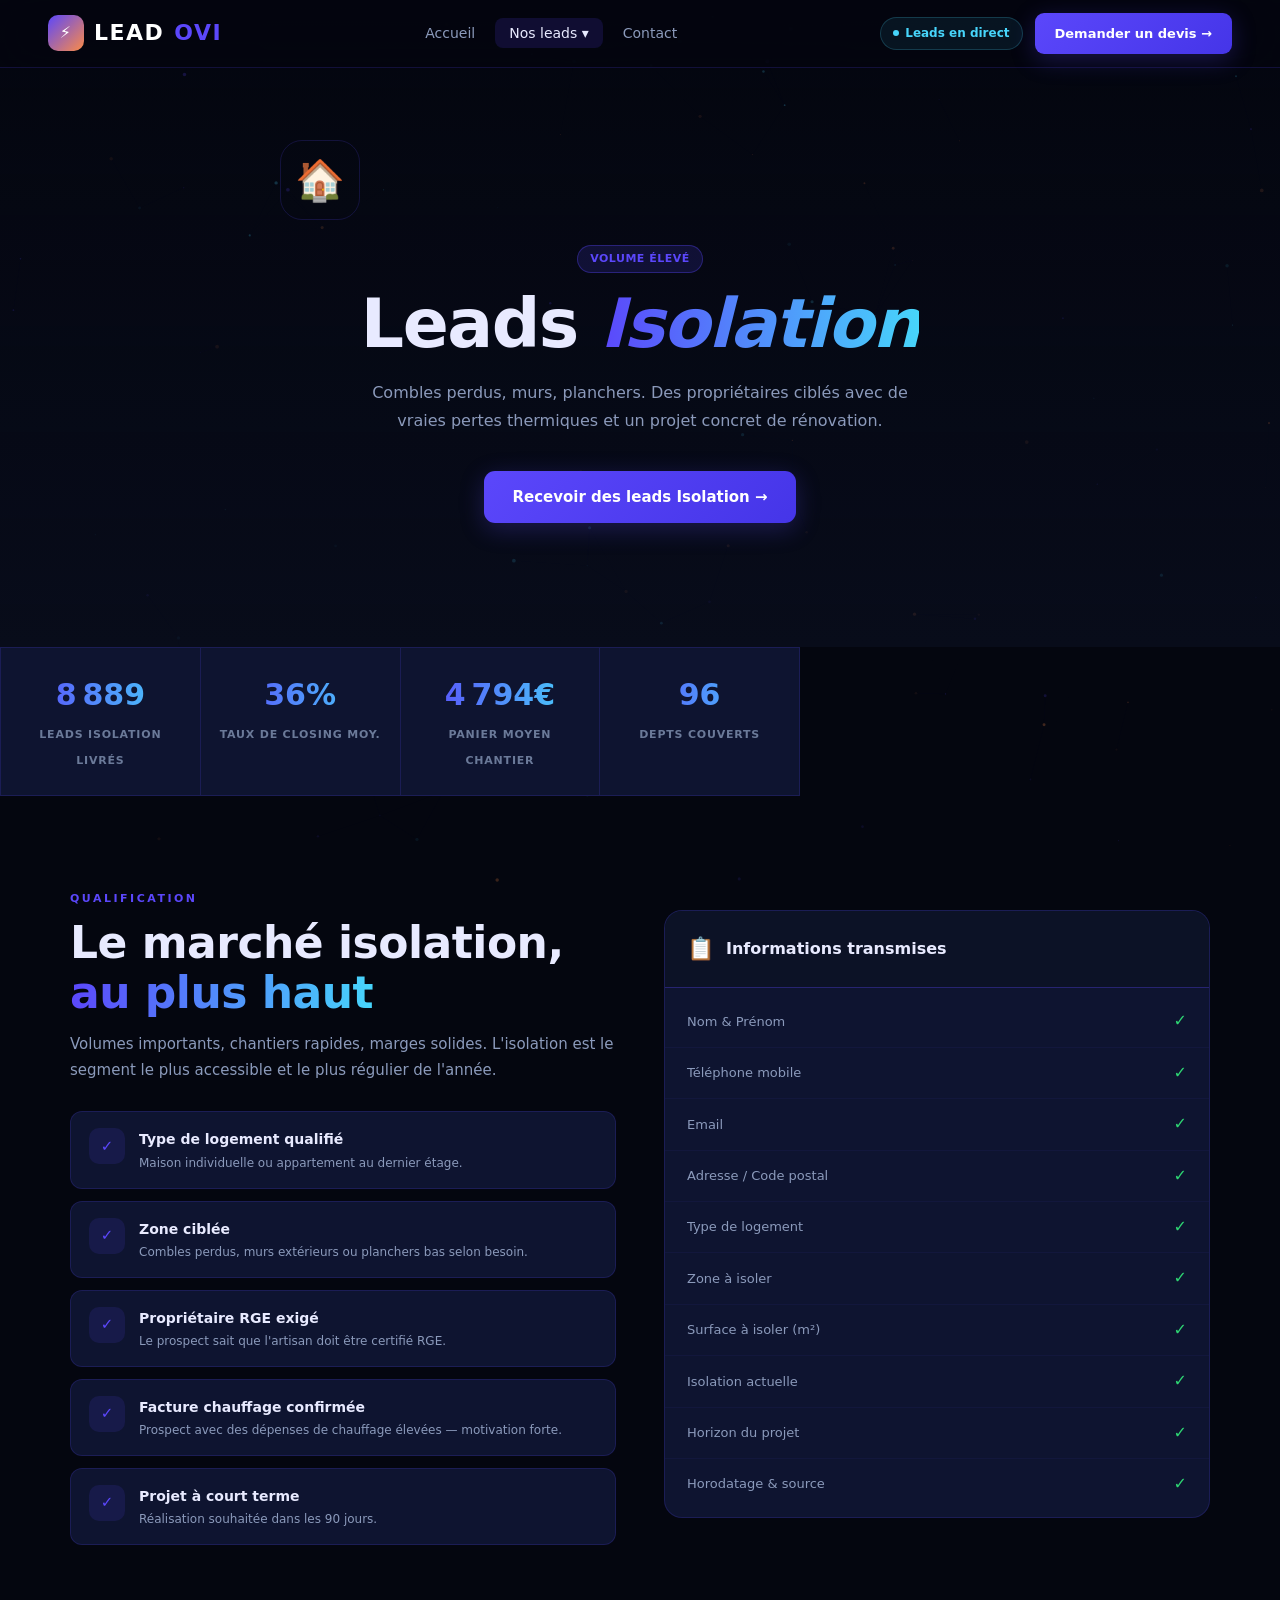
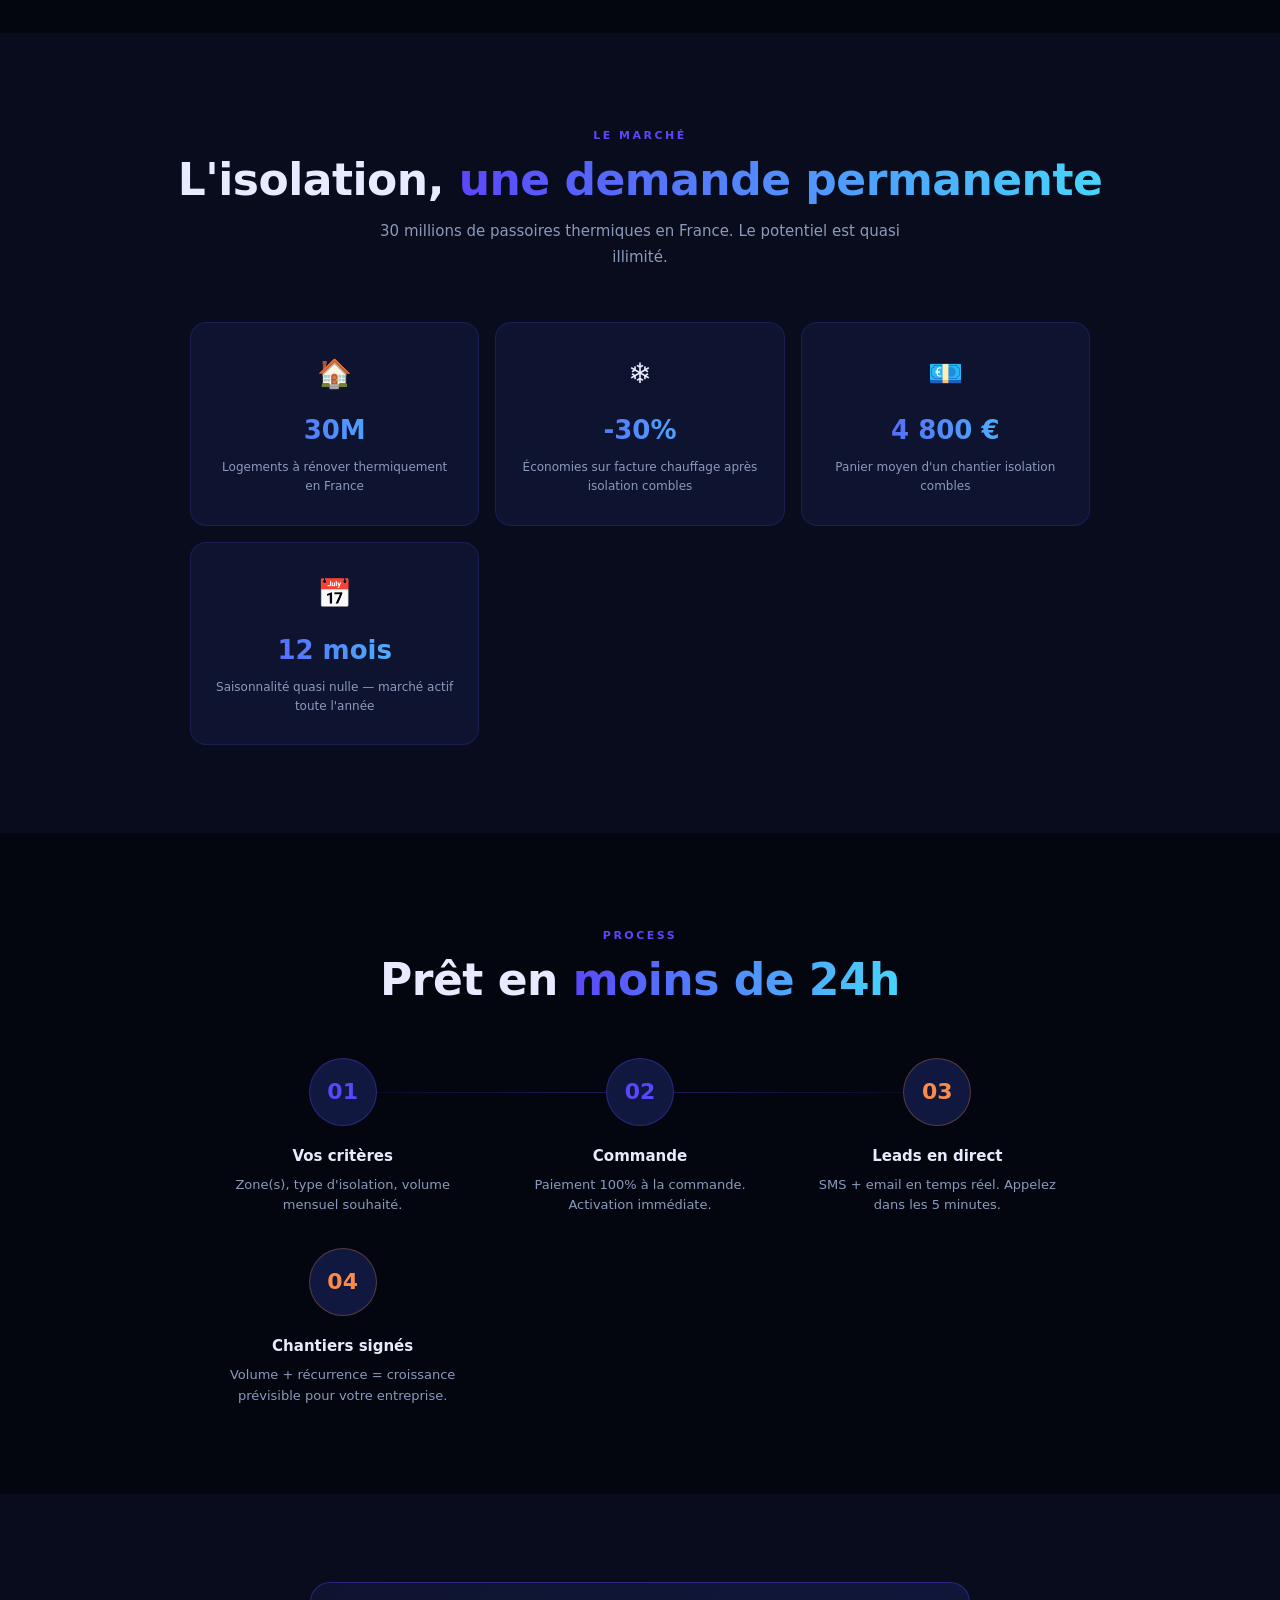
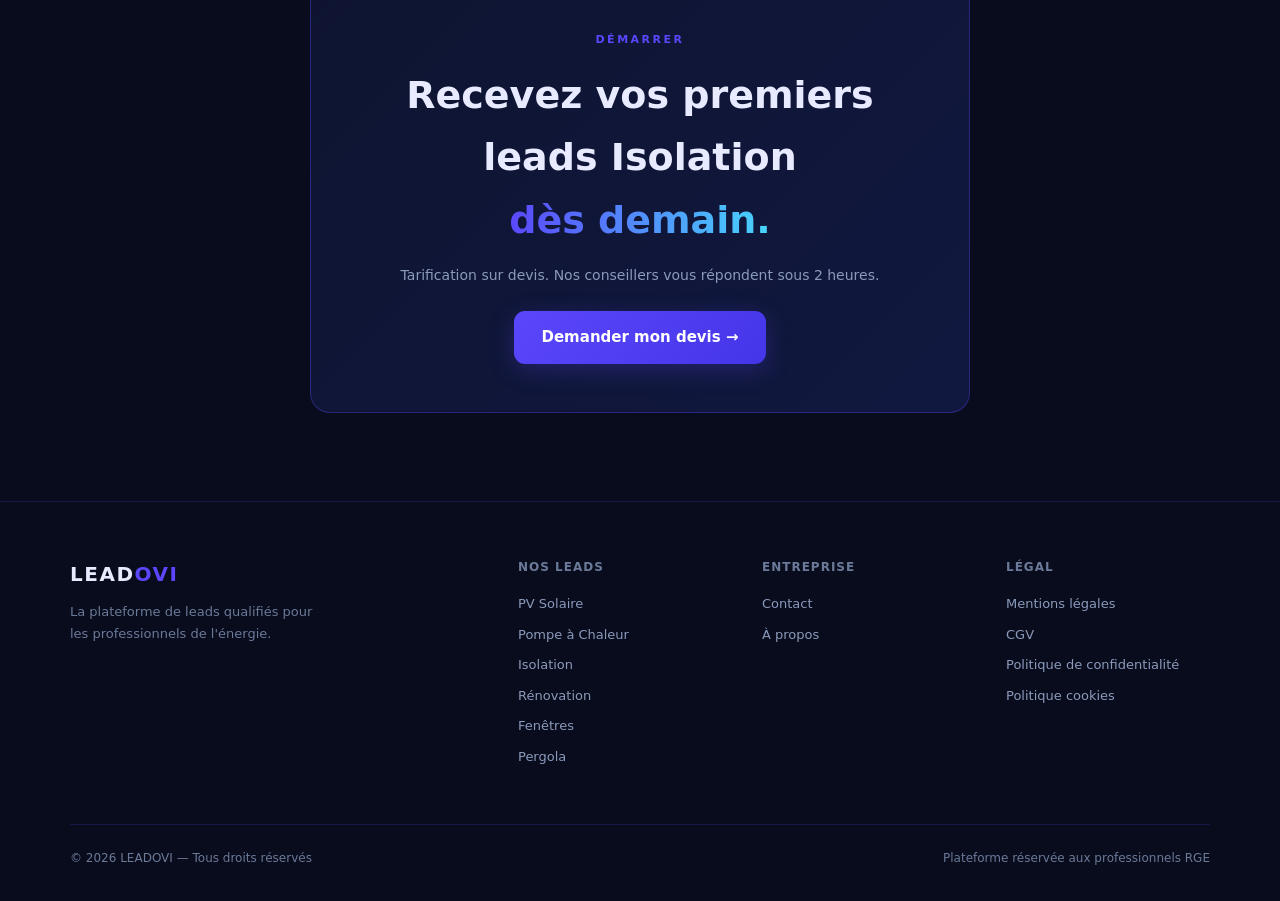
<file: isolation.html>
<!DOCTYPE html>
<html lang="fr">
<head>
<meta charset="UTF-8"/><meta name="viewport" content="width=device-width,initial-scale=1.0"/>
<title>Leads Isolation — LEADOVI</title>
<link rel="stylesheet" href="style.css"/>
</head>
<body>
<canvas id="canvas-bg"></canvas>

<nav class="nav">
  <a href="index.html" class="nav-logo"><div class="nav-logo-icon">⚡</div>LEAD<span>OVI</span></a>
  <div class="nav-menu">
    <a href="index.html">Accueil</a>
    <div class="nav-dropdown">
      <a href="#" class="active">Nos leads ▾</a>
      <div class="dropdown-menu">
        <a href="pv-solaire.html" class="dropdown-item"><div class="di-icon" style="background:rgba(255,214,10,0.12)">☀️</div>Panneaux PV Solaires</a>
        <a href="pac.html" class="dropdown-item"><div class="di-icon" style="background:rgba(71,213,251,0.1)">🌡️</div>Pompe à Chaleur</a>
        <a href="isolation.html" class="dropdown-item"><div class="di-icon" style="background:rgba(91,71,251,0.12)">🏠</div>Isolation</a>
        <a href="renovation.html" class="dropdown-item"><div class="di-icon" style="background:rgba(46,213,115,0.1)">🔨</div>Rénovation Énergétique</a>
        <a href="fenetres.html" class="dropdown-item"><div class="di-icon" style="background:rgba(251,139,71,0.12)">🪟</div>Fenêtres & Menuiseries</a>
        <a href="pergola.html" class="dropdown-item"><div class="di-icon" style="background:rgba(165,180,252,0.12)">⛺</div>Pergola & Véranda</a>
      </div>
    </div>
    <a href="contact.html">Contact</a>
  </div>
  <div class="nav-right">
    <div class="nav-status"><div class="pulse"></div>Leads en direct</div>
    <a href="contact.html" class="btn btn-primary btn-sm">Demander un devis →</a>
  </div>
</nav>

<section class="sector-hero">
  <div class="sector-hero-inner">
    <div class="sector-hero-icon">🏠</div>
    <div class="tag tag-indigo" style="margin-bottom:14px">Volume élevé</div>
    <h1>Leads <em style="background:linear-gradient(90deg,#5B47FB,#47D5FB);-webkit-background-clip:text;-webkit-text-fill-color:transparent">Isolation</em></h1>
    <p>Combles perdus, murs, planchers. Des propriétaires ciblés avec de vraies pertes thermiques et un projet concret de rénovation.</p>
    <div class="hero-btns" style="justify-content:center">
      <a href="contact.html" class="btn btn-primary">Recevoir des leads Isolation →</a>
    </div>
  </div>
</section>

<div class="stats-bar" style="margin:0;border-radius:0">
  <div class="stat"><span class="stat-num" data-count="8900">0</span><span class="stat-label">Leads Isolation livrés</span></div>
  <div class="stat"><span class="stat-num" data-count="36" data-suffix="%">0</span><span class="stat-label">Taux de closing moy.</span></div>
  <div class="stat"><span class="stat-num" data-count="4800" data-suffix="€">0</span><span class="stat-label">Panier moyen chantier</span></div>
  <div class="stat"><span class="stat-num" data-count="96" data-suffix="">0</span><span class="stat-label">Depts couverts</span></div>
</div>

<section class="section">
  <div class="section-inner">
    <div class="grid-2 fade-in">
      <div>
        <div class="section-label">Qualification</div>
        <h2 class="section-title">Le marché isolation,<br><em>au plus haut</em></h2>
        <p class="section-sub" style="margin-bottom:28px">Volumes importants, chantiers rapides, marges solides. L'isolation est le segment le plus accessible et le plus régulier de l'année.</p>
        <div class="crit-list">
          <div class="crit"><div class="crit-icon" style="background:rgba(91,71,251,.12);color:#5B47FB">✓</div><div><strong>Type de logement qualifié</strong><p>Maison individuelle ou appartement au dernier étage.</p></div></div>
          <div class="crit"><div class="crit-icon" style="background:rgba(91,71,251,.12);color:#5B47FB">✓</div><div><strong>Zone ciblée</strong><p>Combles perdus, murs extérieurs ou planchers bas selon besoin.</p></div></div>
          <div class="crit"><div class="crit-icon" style="background:rgba(91,71,251,.12);color:#5B47FB">✓</div><div><strong>Propriétaire RGE exigé</strong><p>Le prospect sait que l'artisan doit être certifié RGE.</p></div></div>
          <div class="crit"><div class="crit-icon" style="background:rgba(91,71,251,.12);color:#5B47FB">✓</div><div><strong>Facture chauffage confirmée</strong><p>Prospect avec des dépenses de chauffage élevées — motivation forte.</p></div></div>
          <div class="crit"><div class="crit-icon" style="background:rgba(91,71,251,.12);color:#5B47FB">✓</div><div><strong>Projet à court terme</strong><p>Réalisation souhaitée dans les 90 jours.</p></div></div>
        </div>
      </div>
      <div class="info-card fade-in">
        <div class="info-card-header" style="border-color:rgba(91,71,251,.35)">
          <span class="info-card-icon">📋</span>
          <h3>Informations transmises</h3>
        </div>
        <div class="info-card-body">
          <div class="info-row"><span>Nom & Prénom</span><span class="ok">✓</span></div>
          <div class="info-row"><span>Téléphone mobile</span><span class="ok">✓</span></div>
          <div class="info-row"><span>Email</span><span class="ok">✓</span></div>
          <div class="info-row"><span>Adresse / Code postal</span><span class="ok">✓</span></div>
          <div class="info-row"><span>Type de logement</span><span class="ok">✓</span></div>
          <div class="info-row"><span>Zone à isoler</span><span class="ok">✓</span></div>
          <div class="info-row"><span>Surface à isoler (m²)</span><span class="ok">✓</span></div>
          <div class="info-row"><span>Isolation actuelle</span><span class="ok">✓</span></div>
          <div class="info-row"><span>Horizon du projet</span><span class="ok">✓</span></div>
          <div class="info-row" style="border:none"><span>Horodatage & source</span><span class="ok">✓</span></div>
        </div>
      </div>
    </div>
  </div>
</section>

<section class="section" style="background:var(--bg2)">
  <div class="section-inner">
    <div class="section-head center fade-in">
      <div class="section-label">Le marché</div>
      <h2 class="section-title">L'isolation, <em>une demande permanente</em></h2>
      <p class="section-sub">30 millions de passoires thermiques en France. Le potentiel est quasi illimité.</p>
    </div>
    <div class="market-grid fade-in">
      <div class="market-card"><div class="market-icon">🏠</div><h3>30M</h3><p>Logements à rénover thermiquement en France</p></div>
      <div class="market-card"><div class="market-icon">❄️</div><h3>-30%</h3><p>Économies sur facture chauffage après isolation combles</p></div>
      <div class="market-card"><div class="market-icon">💶</div><h3>4 800 €</h3><p>Panier moyen d'un chantier isolation combles</p></div>
      <div class="market-card"><div class="market-icon">📅</div><h3>12 mois</h3><p>Saisonnalité quasi nulle — marché actif toute l'année</p></div>
    </div>
  </div>
</section>

<section class="section">
  <div class="section-inner">
    <div class="section-head center fade-in"><div class="section-label">Process</div><h2 class="section-title">Prêt en <em>moins de 24h</em></h2></div>
    <div class="process-grid fade-in" style="max-width:860px;margin:0 auto">
      <div class="process-step"><div class="step-circle">01</div><h3>Vos critères</h3><p>Zone(s), type d'isolation, volume mensuel souhaité.</p></div>
      <div class="process-step"><div class="step-circle">02</div><h3>Commande</h3><p>Paiement 100% à la commande. Activation immédiate.</p></div>
      <div class="process-step"><div class="step-circle orange">03</div><h3>Leads en direct</h3><p>SMS + email en temps réel. Appelez dans les 5 minutes.</p></div>
      <div class="process-step"><div class="step-circle orange">04</div><h3>Chantiers signés</h3><p>Volume + récurrence = croissance prévisible pour votre entreprise.</p></div>
    </div>
  </div>
</section>

<section class="section" style="background:var(--bg2);text-align:center">
  <div class="section-inner">
    <div class="cta-box fade-in" style="max-width:660px;margin:0 auto">
      <div class="section-label" style="display:block;text-align:center;margin-bottom:14px">Démarrer</div>
      <h2 style="font-size:clamp(24px,3.5vw,38px);font-weight:900;margin-bottom:12px">Recevez vos premiers leads Isolation<br><span style="background:linear-gradient(90deg,#5B47FB,#47D5FB);-webkit-background-clip:text;-webkit-text-fill-color:transparent">dès demain.</span></h2>
      <p style="color:var(--gray2);font-size:14px;margin-bottom:24px">Tarification sur devis. Nos conseillers vous répondent sous 2 heures.</p>
      <a href="contact.html" class="btn btn-primary">Demander mon devis →</a>
    </div>
  </div>
</section>

<footer>
  <div class="footer-inner">
    <div class="footer-top">
      <div class="footer-brand"><div class="fl">LEAD<span>OVI</span></div><p>La plateforme de leads qualifiés pour les professionnels de l'énergie.</p></div>
      <div class="footer-col"><h5>Nos leads</h5><a href="pv-solaire.html">PV Solaire</a><a href="pac.html">Pompe à Chaleur</a><a href="isolation.html">Isolation</a><a href="renovation.html">Rénovation</a><a href="fenetres.html">Fenêtres</a><a href="pergola.html">Pergola</a></div>
      <div class="footer-col"><h5>Entreprise</h5><a href="contact.html">Contact</a><a href="#">À propos</a></div>
      <div class="footer-col"><h5>Légal</h5><a href="mentions-legales.html">Mentions légales</a><a href="cgv.html">CGV</a><a href="politique-confidentialite.html">Politique de confidentialité</a><a href="politique-cookies.html">Politique cookies</a></div>
    </div>
    <div class="footer-bottom"><span>© 2026 LEADOVI — Tous droits réservés</span><span>Plateforme réservée aux professionnels RGE</span></div>
  </div>
</footer>
<script src="components.js"></script>
</body>
</html>
</file>
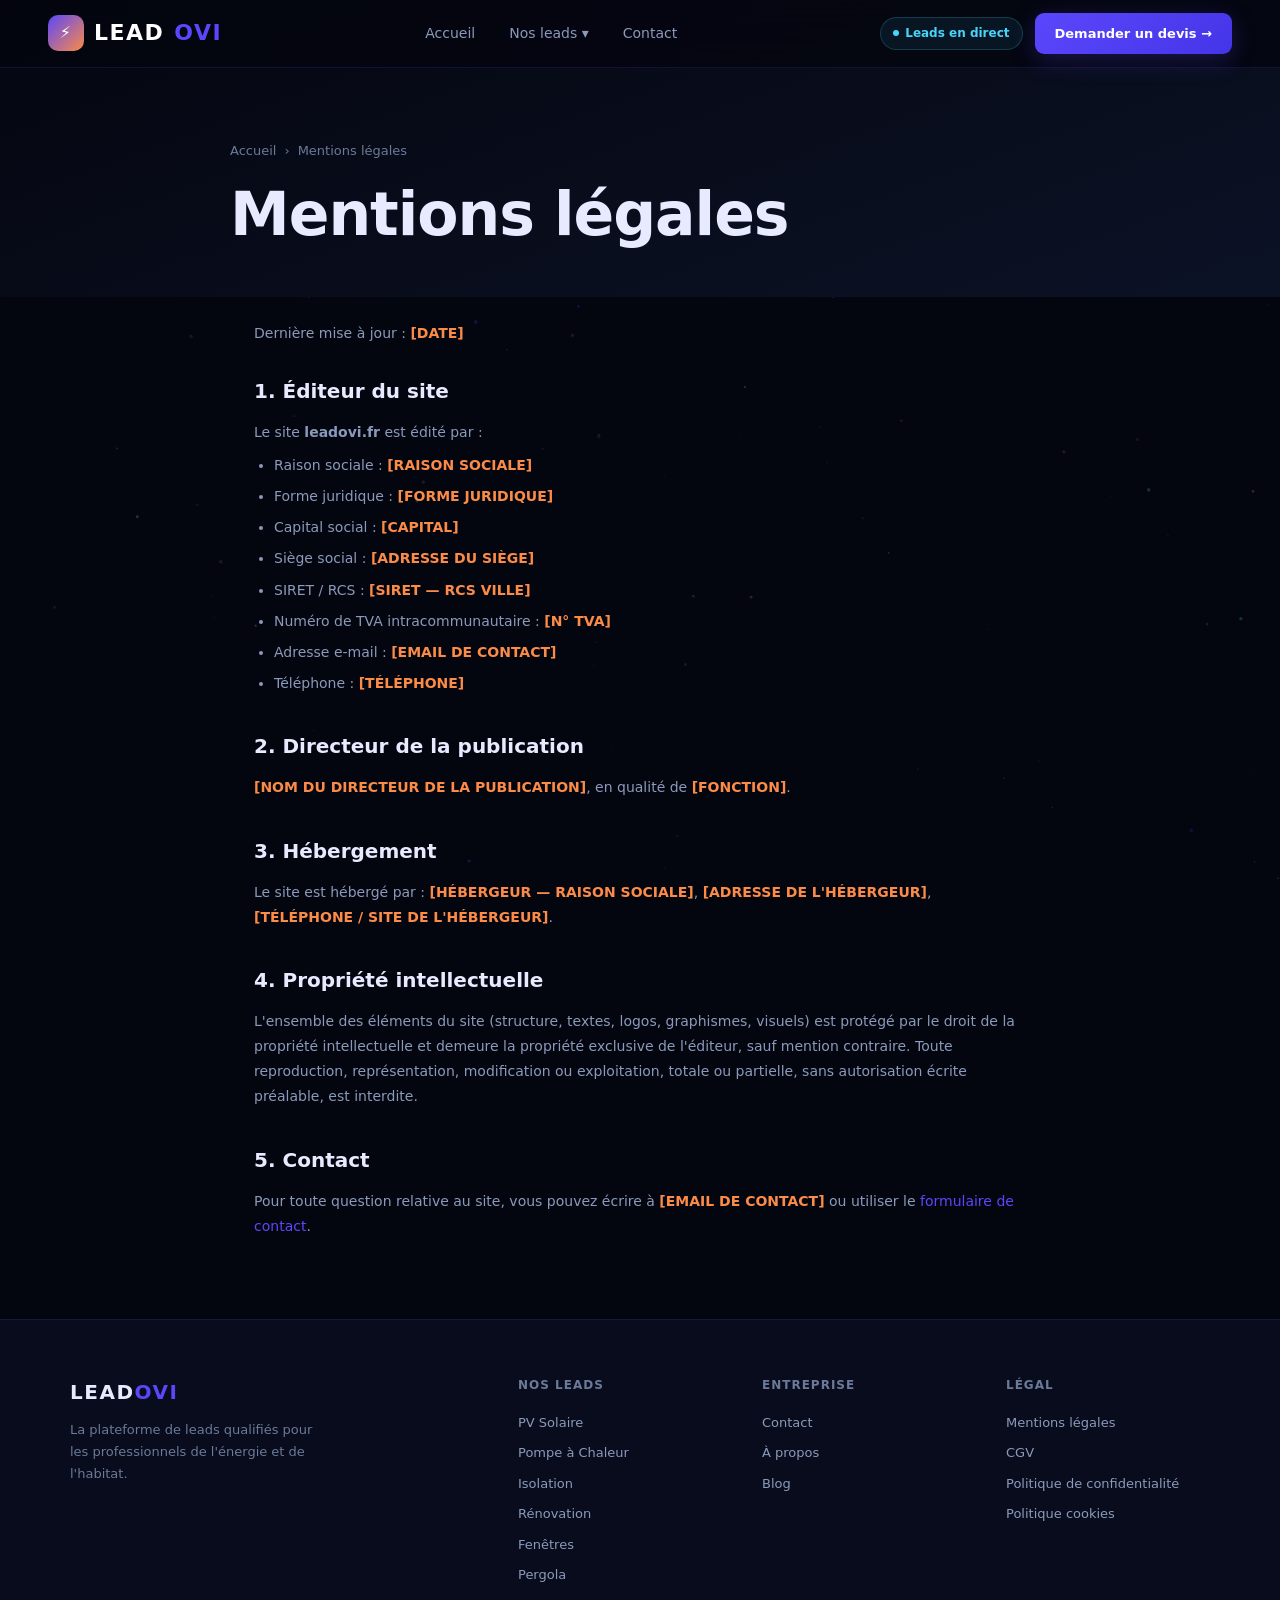
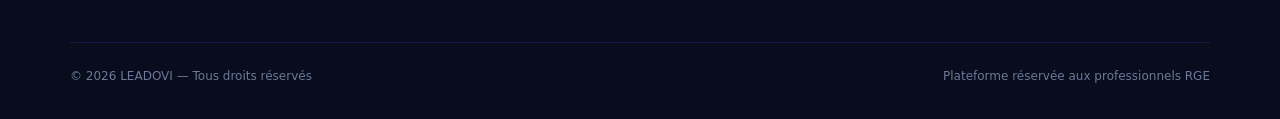
<file: mentions-legales.html>
<!DOCTYPE html>
<html lang="fr">
<head>
<meta charset="UTF-8"/><meta name="viewport" content="width=device-width,initial-scale=1.0"/>
<title>Mentions légales — LEADOVI</title>
<link rel="stylesheet" href="style.css"/>
<style>
.legal-wrap{position:relative;z-index:1;max-width:820px;margin:0 auto;padding:24px 24px 80px}
.legal-wrap h2{font-size:20px;font-weight:800;margin:34px 0 12px;color:var(--text)}
.legal-wrap h2:first-of-type{margin-top:0}
.legal-wrap p,.legal-wrap li{font-size:14px;color:var(--gray2);line-height:1.8}
.legal-wrap ul{margin:8px 0 8px 20px}
.legal-wrap li{margin-bottom:6px}
.legal-wrap .ph{color:var(--orange);font-weight:700}
.legal-wrap a{color:var(--indigo)}
.legal-updated{font-size:12px;color:var(--gray);margin-bottom:28px}
</style>
</head>
<body>
<canvas id="canvas-bg"></canvas>

<nav class="nav">
  <a href="index.html" class="nav-logo"><div class="nav-logo-icon">⚡</div>LEAD<span>OVI</span></a>
  <div class="nav-menu">
    <a href="index.html">Accueil</a>
    <div class="nav-dropdown">
      <a href="#">Nos leads ▾</a>
      <div class="dropdown-menu">
        <a href="pv-solaire.html" class="dropdown-item"><div class="di-icon" style="background:rgba(255,214,10,0.12)">☀️</div>Panneaux PV Solaires</a>
        <a href="pac.html" class="dropdown-item"><div class="di-icon" style="background:rgba(71,213,251,0.1)">🌡️</div>Pompe à Chaleur</a>
        <a href="isolation.html" class="dropdown-item"><div class="di-icon" style="background:rgba(91,71,251,0.12)">🏠</div>Isolation</a>
        <a href="renovation.html" class="dropdown-item"><div class="di-icon" style="background:rgba(46,213,115,0.1)">🔨</div>Rénovation Énergétique</a>
        <a href="fenetres.html" class="dropdown-item"><div class="di-icon" style="background:rgba(251,139,71,0.12)">🪟</div>Fenêtres & Menuiseries</a>
        <a href="pergola.html" class="dropdown-item"><div class="di-icon" style="background:rgba(165,180,252,0.12)">⛺</div>Pergola & Véranda</a>
      </div>
    </div>
    <a href="contact.html">Contact</a>
  </div>
  <div class="nav-right">
    <div class="nav-status"><div class="pulse"></div>Leads en direct</div>
    <a href="contact.html" class="btn btn-primary btn-sm">Demander un devis →</a>
  </div>
</nav>

<div class="page-hero" style="padding-bottom:32px">
  <div class="page-hero-inner" style="max-width:820px;margin:0 auto">
    <div class="page-hero-breadcrumb"><a href="index.html">Accueil</a><span>›</span>Mentions légales</div>
    <h1>Mentions légales</h1>
  </div>
</div>

<div class="legal-wrap">
  <p class="legal-updated">Dernière mise à jour : <span class="ph">[DATE]</span></p>

  <h2>1. Éditeur du site</h2>
  <p>Le site <strong>leadovi.fr</strong> est édité par :</p>
  <ul>
    <li>Raison sociale : <span class="ph">[RAISON SOCIALE]</span></li>
    <li>Forme juridique : <span class="ph">[FORME JURIDIQUE]</span></li>
    <li>Capital social : <span class="ph">[CAPITAL]</span></li>
    <li>Siège social : <span class="ph">[ADRESSE DU SIÈGE]</span></li>
    <li>SIRET / RCS : <span class="ph">[SIRET — RCS VILLE]</span></li>
    <li>Numéro de TVA intracommunautaire : <span class="ph">[N° TVA]</span></li>
    <li>Adresse e-mail : <span class="ph">[EMAIL DE CONTACT]</span></li>
    <li>Téléphone : <span class="ph">[TÉLÉPHONE]</span></li>
  </ul>

  <h2>2. Directeur de la publication</h2>
  <p><span class="ph">[NOM DU DIRECTEUR DE LA PUBLICATION]</span>, en qualité de <span class="ph">[FONCTION]</span>.</p>

  <h2>3. Hébergement</h2>
  <p>Le site est hébergé par : <span class="ph">[HÉBERGEUR — RAISON SOCIALE]</span>, <span class="ph">[ADRESSE DE L'HÉBERGEUR]</span>, <span class="ph">[TÉLÉPHONE / SITE DE L'HÉBERGEUR]</span>.</p>

  <h2>4. Propriété intellectuelle</h2>
  <p>L'ensemble des éléments du site (structure, textes, logos, graphismes, visuels) est protégé par le droit de la propriété intellectuelle et demeure la propriété exclusive de l'éditeur, sauf mention contraire. Toute reproduction, représentation, modification ou exploitation, totale ou partielle, sans autorisation écrite préalable, est interdite.</p>

  <h2>5. Contact</h2>
  <p>Pour toute question relative au site, vous pouvez écrire à <span class="ph">[EMAIL DE CONTACT]</span> ou utiliser le <a href="contact.html">formulaire de contact</a>.</p>
</div>

<footer>
  <div class="footer-inner">
    <div class="footer-top">
      <div class="footer-brand"><div class="fl">LEAD<span>OVI</span></div><p>La plateforme de leads qualifiés pour les professionnels de l'énergie et de l'habitat.</p></div>
      <div class="footer-col"><h5>Nos leads</h5><a href="pv-solaire.html">PV Solaire</a><a href="pac.html">Pompe à Chaleur</a><a href="isolation.html">Isolation</a><a href="renovation.html">Rénovation</a><a href="fenetres.html">Fenêtres</a><a href="pergola.html">Pergola</a></div>
      <div class="footer-col"><h5>Entreprise</h5><a href="contact.html">Contact</a><a href="#">À propos</a><a href="#">Blog</a></div>
      <div class="footer-col"><h5>Légal</h5><a href="mentions-legales.html">Mentions légales</a><a href="cgv.html">CGV</a><a href="politique-confidentialite.html">Politique de confidentialité</a><a href="politique-cookies.html">Politique cookies</a></div>
    </div>
    <div class="footer-bottom"><span>© 2026 LEADOVI — Tous droits réservés</span><span>Plateforme réservée aux professionnels RGE</span></div>
  </div>
</footer>
<script src="components.js"></script>
</body>
</html>
</file>
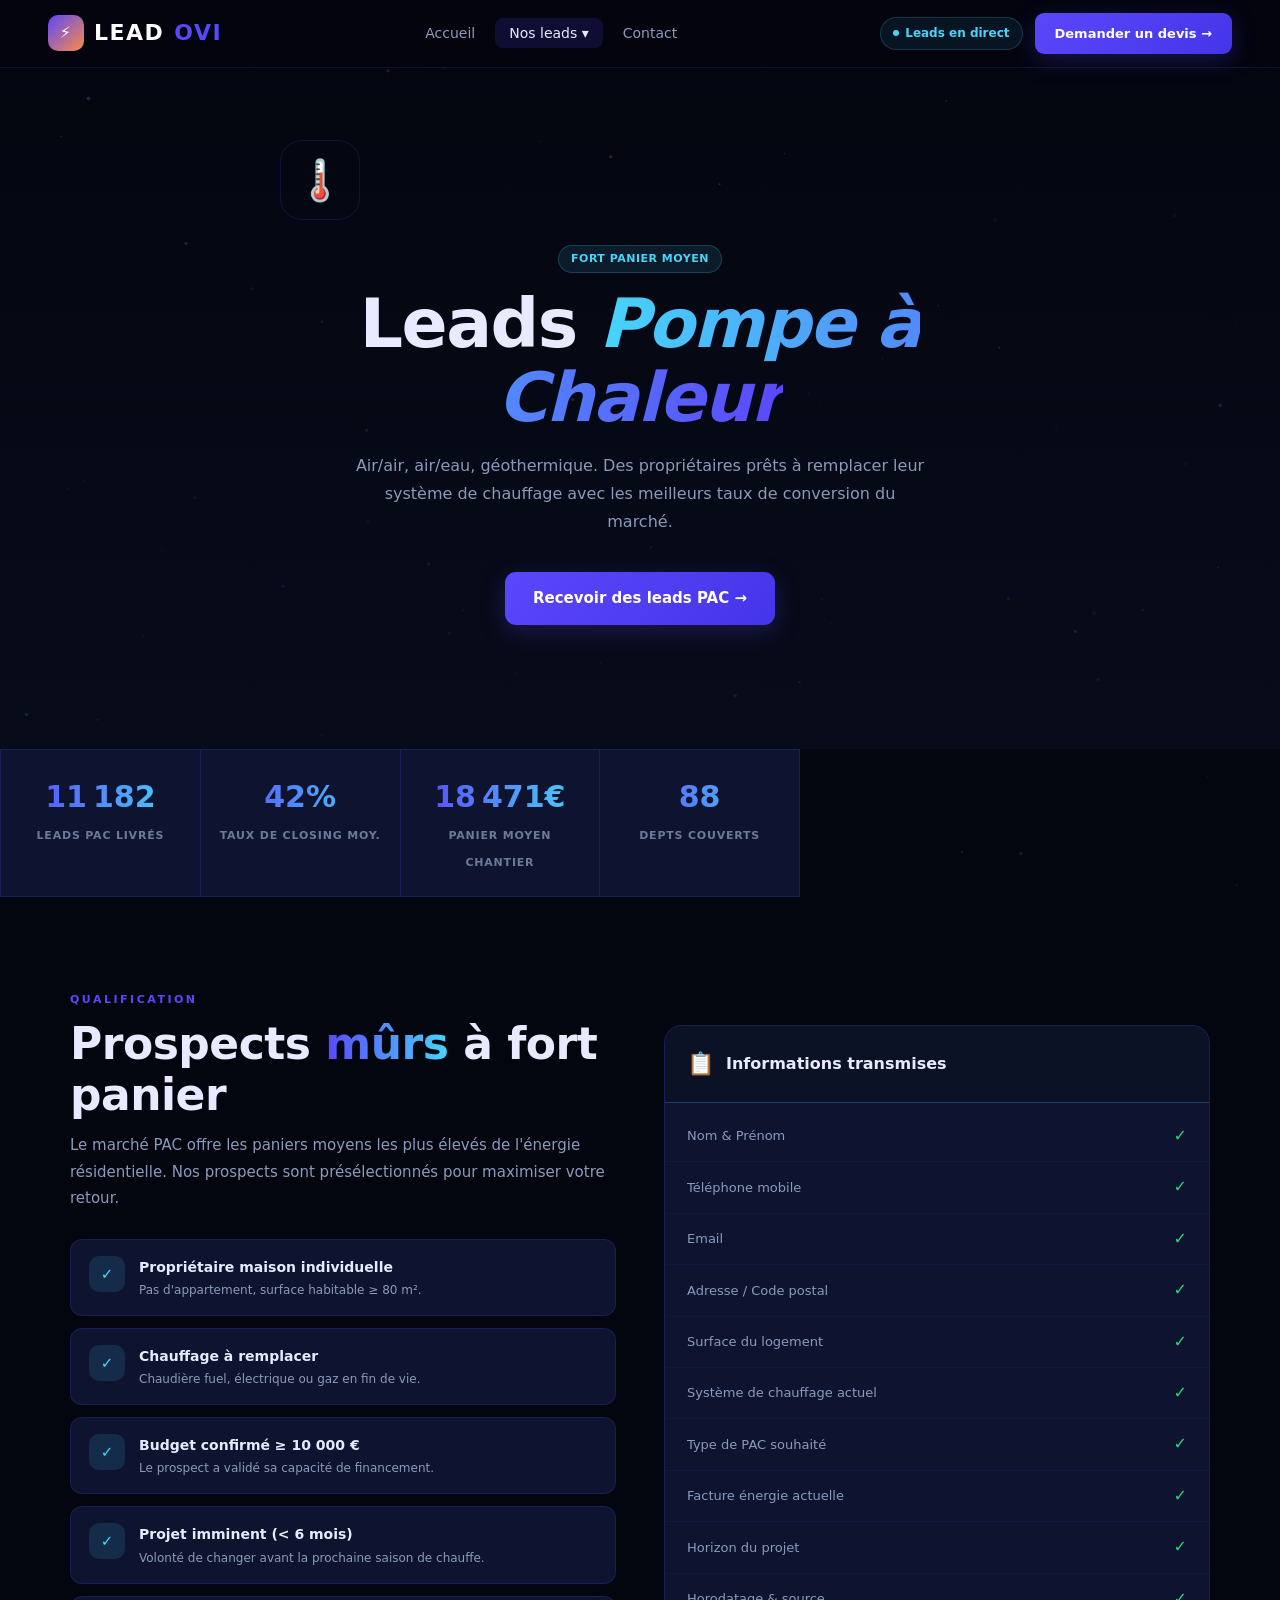
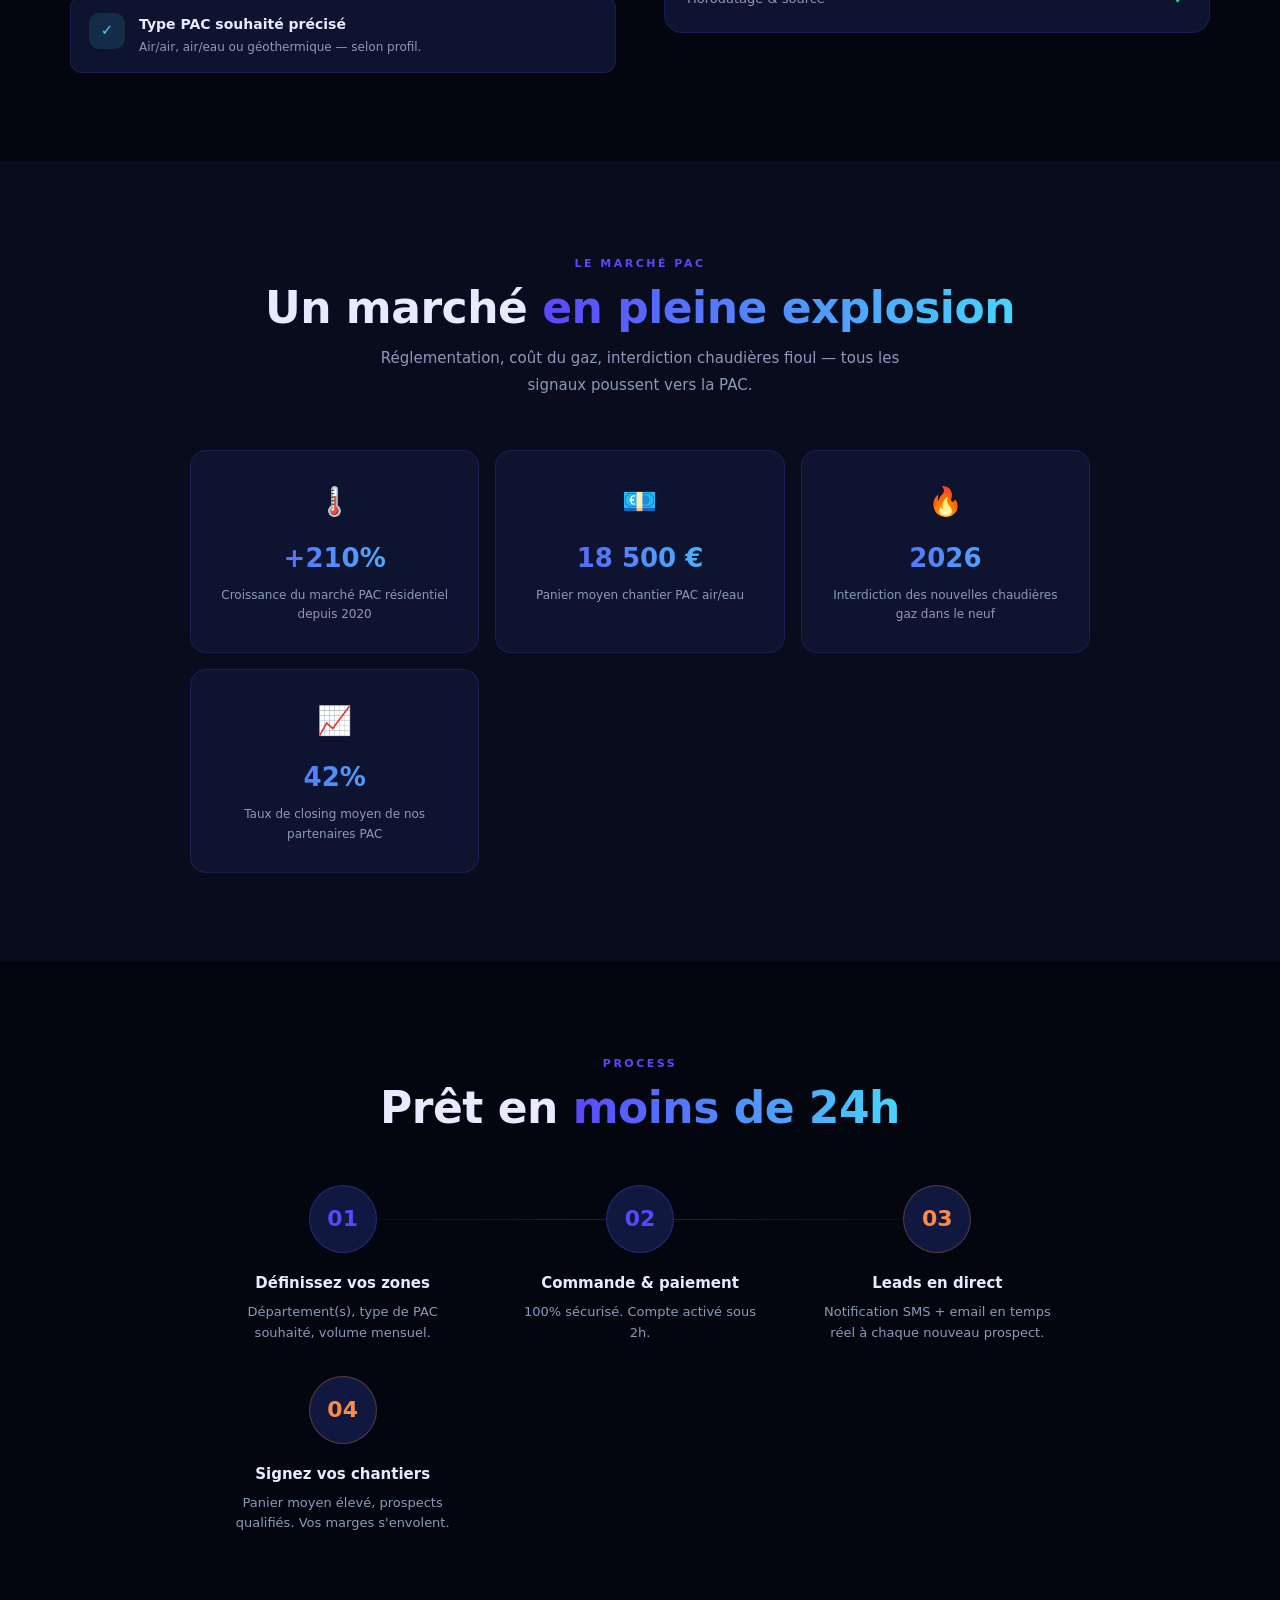
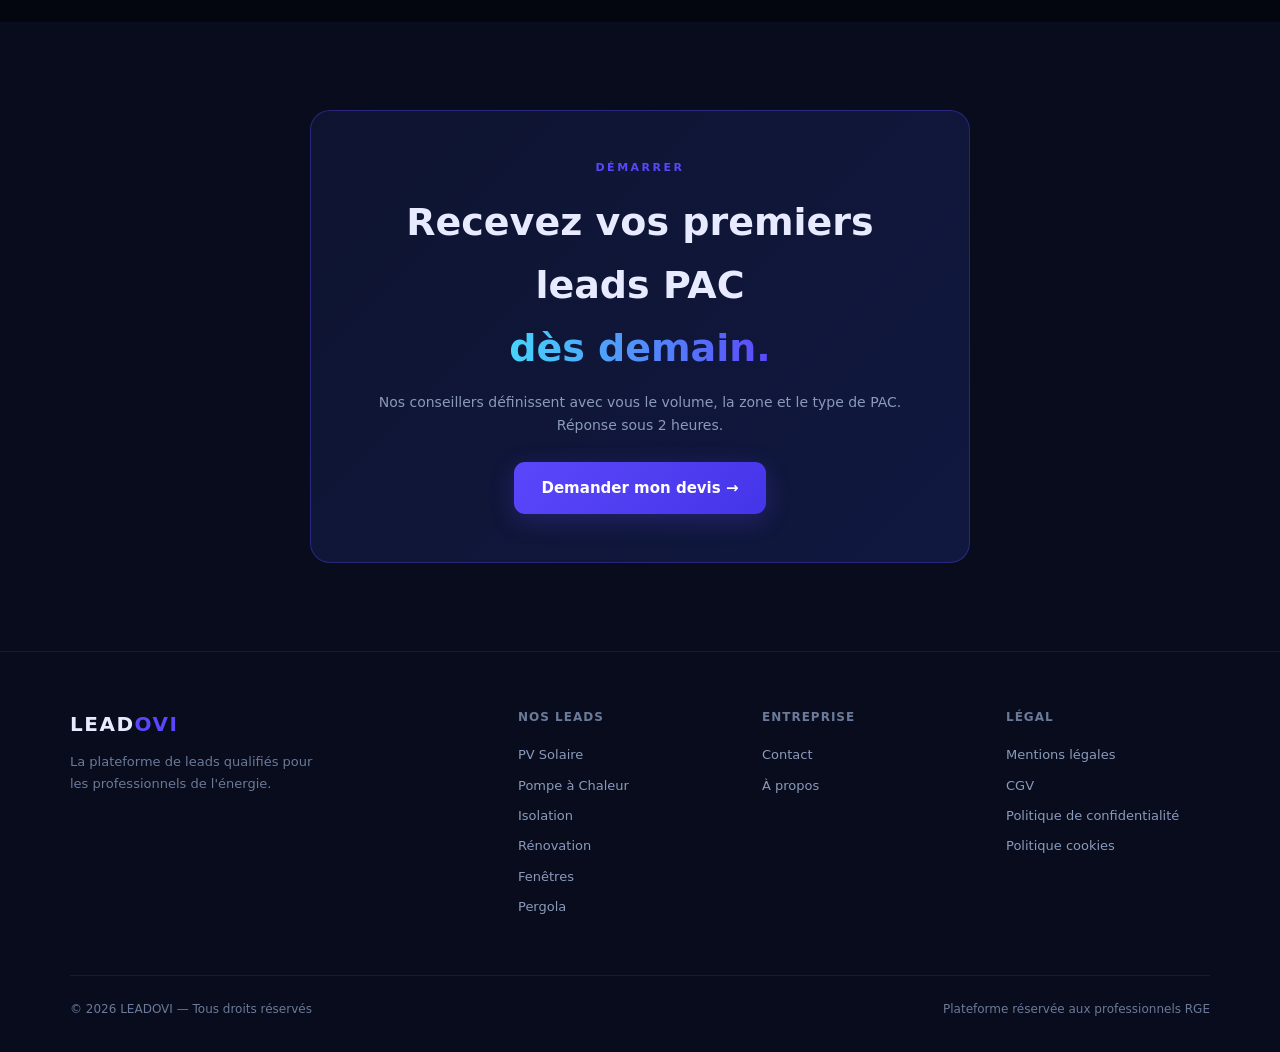
<file: pac.html>
<!DOCTYPE html>
<html lang="fr">
<head>
<meta charset="UTF-8"/><meta name="viewport" content="width=device-width,initial-scale=1.0"/>
<title>Leads Pompe à Chaleur — LEADOVI</title>
<link rel="stylesheet" href="style.css"/>
</head>
<body>
<canvas id="canvas-bg"></canvas>

<nav class="nav">
  <a href="index.html" class="nav-logo"><div class="nav-logo-icon">⚡</div>LEAD<span>OVI</span></a>
  <div class="nav-menu">
    <a href="index.html">Accueil</a>
    <div class="nav-dropdown">
      <a href="#" class="active">Nos leads ▾</a>
      <div class="dropdown-menu">
        <a href="pv-solaire.html" class="dropdown-item"><div class="di-icon" style="background:rgba(255,214,10,0.12)">☀️</div>Panneaux PV Solaires</a>
        <a href="pac.html" class="dropdown-item"><div class="di-icon" style="background:rgba(71,213,251,0.1)">🌡️</div>Pompe à Chaleur</a>
        <a href="isolation.html" class="dropdown-item"><div class="di-icon" style="background:rgba(91,71,251,0.12)">🏠</div>Isolation</a>
        <a href="renovation.html" class="dropdown-item"><div class="di-icon" style="background:rgba(46,213,115,0.1)">🔨</div>Rénovation Énergétique</a>
        <a href="fenetres.html" class="dropdown-item"><div class="di-icon" style="background:rgba(251,139,71,0.12)">🪟</div>Fenêtres & Menuiseries</a>
        <a href="pergola.html" class="dropdown-item"><div class="di-icon" style="background:rgba(165,180,252,0.12)">⛺</div>Pergola & Véranda</a>
      </div>
    </div>
    <a href="contact.html">Contact</a>
  </div>
  <div class="nav-right">
    <div class="nav-status"><div class="pulse"></div>Leads en direct</div>
    <a href="contact.html" class="btn btn-primary btn-sm">Demander un devis →</a>
  </div>
</nav>

<section class="sector-hero">
  <div class="sector-hero-inner">
    <div class="sector-hero-icon">🌡️</div>
    <div class="tag tag-teal" style="margin-bottom:14px">Fort panier moyen</div>
    <h1>Leads <em style="background:linear-gradient(90deg,#47D5FB,#5B47FB);-webkit-background-clip:text;-webkit-text-fill-color:transparent">Pompe à Chaleur</em></h1>
    <p>Air/air, air/eau, géothermique. Des propriétaires prêts à remplacer leur système de chauffage avec les meilleurs taux de conversion du marché.</p>
    <div class="hero-btns" style="justify-content:center">
      <a href="contact.html" class="btn btn-primary">Recevoir des leads PAC →</a>
    </div>
  </div>
</section>

<div class="stats-bar" style="margin:0;border-radius:0">
  <div class="stat"><span class="stat-num" data-count="11200">0</span><span class="stat-label">Leads PAC livrés</span></div>
  <div class="stat"><span class="stat-num" data-count="42" data-suffix="%">0</span><span class="stat-label">Taux de closing moy.</span></div>
  <div class="stat"><span class="stat-num" data-count="18500" data-suffix="€">0</span><span class="stat-label">Panier moyen chantier</span></div>
  <div class="stat"><span class="stat-num" data-count="88" data-suffix="">0</span><span class="stat-label">Depts couverts</span></div>
</div>

<section class="section">
  <div class="section-inner">
    <div class="grid-2 fade-in">
      <div>
        <div class="section-label">Qualification</div>
        <h2 class="section-title">Prospects <em>mûrs</em> à fort panier</h2>
        <p class="section-sub" style="margin-bottom:28px">Le marché PAC offre les paniers moyens les plus élevés de l'énergie résidentielle. Nos prospects sont présélectionnés pour maximiser votre retour.</p>
        <div class="crit-list">
          <div class="crit"><div class="crit-icon" style="background:rgba(71,213,251,.12);color:#47D5FB">✓</div><div><strong>Propriétaire maison individuelle</strong><p>Pas d'appartement, surface habitable ≥ 80 m².</p></div></div>
          <div class="crit"><div class="crit-icon" style="background:rgba(71,213,251,.12);color:#47D5FB">✓</div><div><strong>Chauffage à remplacer</strong><p>Chaudière fuel, électrique ou gaz en fin de vie.</p></div></div>
          <div class="crit"><div class="crit-icon" style="background:rgba(71,213,251,.12);color:#47D5FB">✓</div><div><strong>Budget confirmé ≥ 10 000 €</strong><p>Le prospect a validé sa capacité de financement.</p></div></div>
          <div class="crit"><div class="crit-icon" style="background:rgba(71,213,251,.12);color:#47D5FB">✓</div><div><strong>Projet imminent (< 6 mois)</strong><p>Volonté de changer avant la prochaine saison de chauffe.</p></div></div>
          <div class="crit"><div class="crit-icon" style="background:rgba(71,213,251,.12);color:#47D5FB">✓</div><div><strong>Type PAC souhaité précisé</strong><p>Air/air, air/eau ou géothermique — selon profil.</p></div></div>
        </div>
      </div>
      <div class="info-card fade-in">
        <div class="info-card-header" style="border-color:rgba(71,213,251,.25)">
          <span class="info-card-icon">📋</span>
          <h3>Informations transmises</h3>
        </div>
        <div class="info-card-body">
          <div class="info-row"><span>Nom & Prénom</span><span class="ok">✓</span></div>
          <div class="info-row"><span>Téléphone mobile</span><span class="ok">✓</span></div>
          <div class="info-row"><span>Email</span><span class="ok">✓</span></div>
          <div class="info-row"><span>Adresse / Code postal</span><span class="ok">✓</span></div>
          <div class="info-row"><span>Surface du logement</span><span class="ok">✓</span></div>
          <div class="info-row"><span>Système de chauffage actuel</span><span class="ok">✓</span></div>
          <div class="info-row"><span>Type de PAC souhaité</span><span class="ok">✓</span></div>
          <div class="info-row"><span>Facture énergie actuelle</span><span class="ok">✓</span></div>
          <div class="info-row"><span>Horizon du projet</span><span class="ok">✓</span></div>
          <div class="info-row" style="border:none"><span>Horodatage & source</span><span class="ok">✓</span></div>
        </div>
      </div>
    </div>
  </div>
</section>

<section class="section" style="background:var(--bg2)">
  <div class="section-inner">
    <div class="section-head center fade-in">
      <div class="section-label">Le marché PAC</div>
      <h2 class="section-title">Un marché <em>en pleine explosion</em></h2>
      <p class="section-sub">Réglementation, coût du gaz, interdiction chaudières fioul — tous les signaux poussent vers la PAC.</p>
    </div>
    <div class="market-grid fade-in">
      <div class="market-card"><div class="market-icon">🌡️</div><h3>+210%</h3><p>Croissance du marché PAC résidentiel depuis 2020</p></div>
      <div class="market-card"><div class="market-icon">💶</div><h3>18 500 €</h3><p>Panier moyen chantier PAC air/eau</p></div>
      <div class="market-card"><div class="market-icon">🔥</div><h3>2026</h3><p>Interdiction des nouvelles chaudières gaz dans le neuf</p></div>
      <div class="market-card"><div class="market-icon">📈</div><h3>42%</h3><p>Taux de closing moyen de nos partenaires PAC</p></div>
    </div>
  </div>
</section>

<section class="section">
  <div class="section-inner">
    <div class="section-head center fade-in"><div class="section-label">Process</div><h2 class="section-title">Prêt en <em>moins de 24h</em></h2></div>
    <div class="process-grid fade-in" style="max-width:860px;margin:0 auto">
      <div class="process-step"><div class="step-circle">01</div><h3>Définissez vos zones</h3><p>Département(s), type de PAC souhaité, volume mensuel.</p></div>
      <div class="process-step"><div class="step-circle">02</div><h3>Commande & paiement</h3><p>100% sécurisé. Compte activé sous 2h.</p></div>
      <div class="process-step"><div class="step-circle orange">03</div><h3>Leads en direct</h3><p>Notification SMS + email en temps réel à chaque nouveau prospect.</p></div>
      <div class="process-step"><div class="step-circle orange">04</div><h3>Signez vos chantiers</h3><p>Panier moyen élevé, prospects qualifiés. Vos marges s'envolent.</p></div>
    </div>
  </div>
</section>

<section class="section" style="background:var(--bg2);text-align:center">
  <div class="section-inner">
    <div class="cta-box fade-in" style="max-width:660px;margin:0 auto">
      <div class="section-label" style="display:block;text-align:center;margin-bottom:14px">Démarrer</div>
      <h2 style="font-size:clamp(24px,3.5vw,38px);font-weight:900;margin-bottom:12px">Recevez vos premiers leads PAC<br><span style="background:linear-gradient(90deg,#47D5FB,#5B47FB);-webkit-background-clip:text;-webkit-text-fill-color:transparent">dès demain.</span></h2>
      <p style="color:var(--gray2);font-size:14px;margin-bottom:24px">Nos conseillers définissent avec vous le volume, la zone et le type de PAC. Réponse sous 2 heures.</p>
      <a href="contact.html" class="btn btn-primary">Demander mon devis →</a>
    </div>
  </div>
</section>

<footer>
  <div class="footer-inner">
    <div class="footer-top">
      <div class="footer-brand"><div class="fl">LEAD<span>OVI</span></div><p>La plateforme de leads qualifiés pour les professionnels de l'énergie.</p></div>
      <div class="footer-col"><h5>Nos leads</h5><a href="pv-solaire.html">PV Solaire</a><a href="pac.html">Pompe à Chaleur</a><a href="isolation.html">Isolation</a><a href="renovation.html">Rénovation</a><a href="fenetres.html">Fenêtres</a><a href="pergola.html">Pergola</a></div>
      <div class="footer-col"><h5>Entreprise</h5><a href="contact.html">Contact</a><a href="#">À propos</a></div>
      <div class="footer-col"><h5>Légal</h5><a href="mentions-legales.html">Mentions légales</a><a href="cgv.html">CGV</a><a href="politique-confidentialite.html">Politique de confidentialité</a><a href="politique-cookies.html">Politique cookies</a></div>
    </div>
    <div class="footer-bottom"><span>© 2026 LEADOVI — Tous droits réservés</span><span>Plateforme réservée aux professionnels RGE</span></div>
  </div>
</footer>
<script src="components.js"></script>
</body>
</html>
</file>
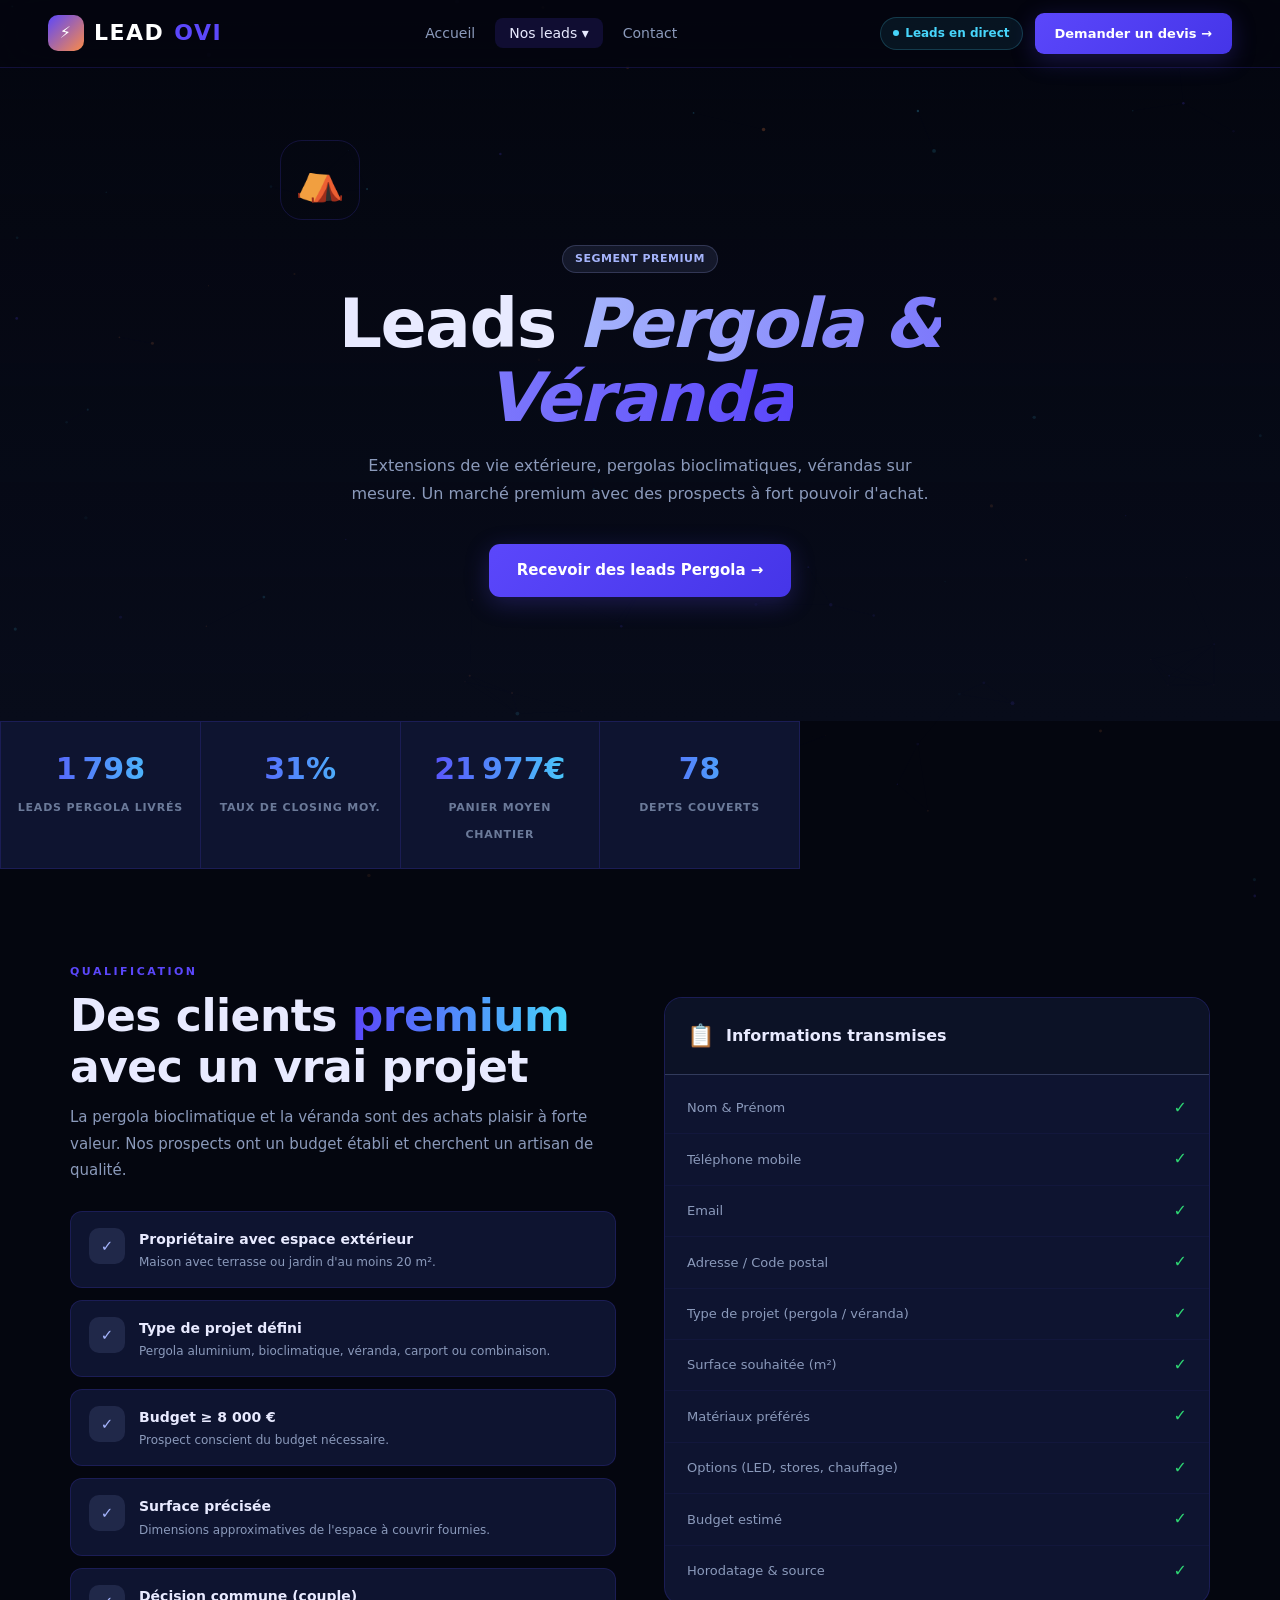
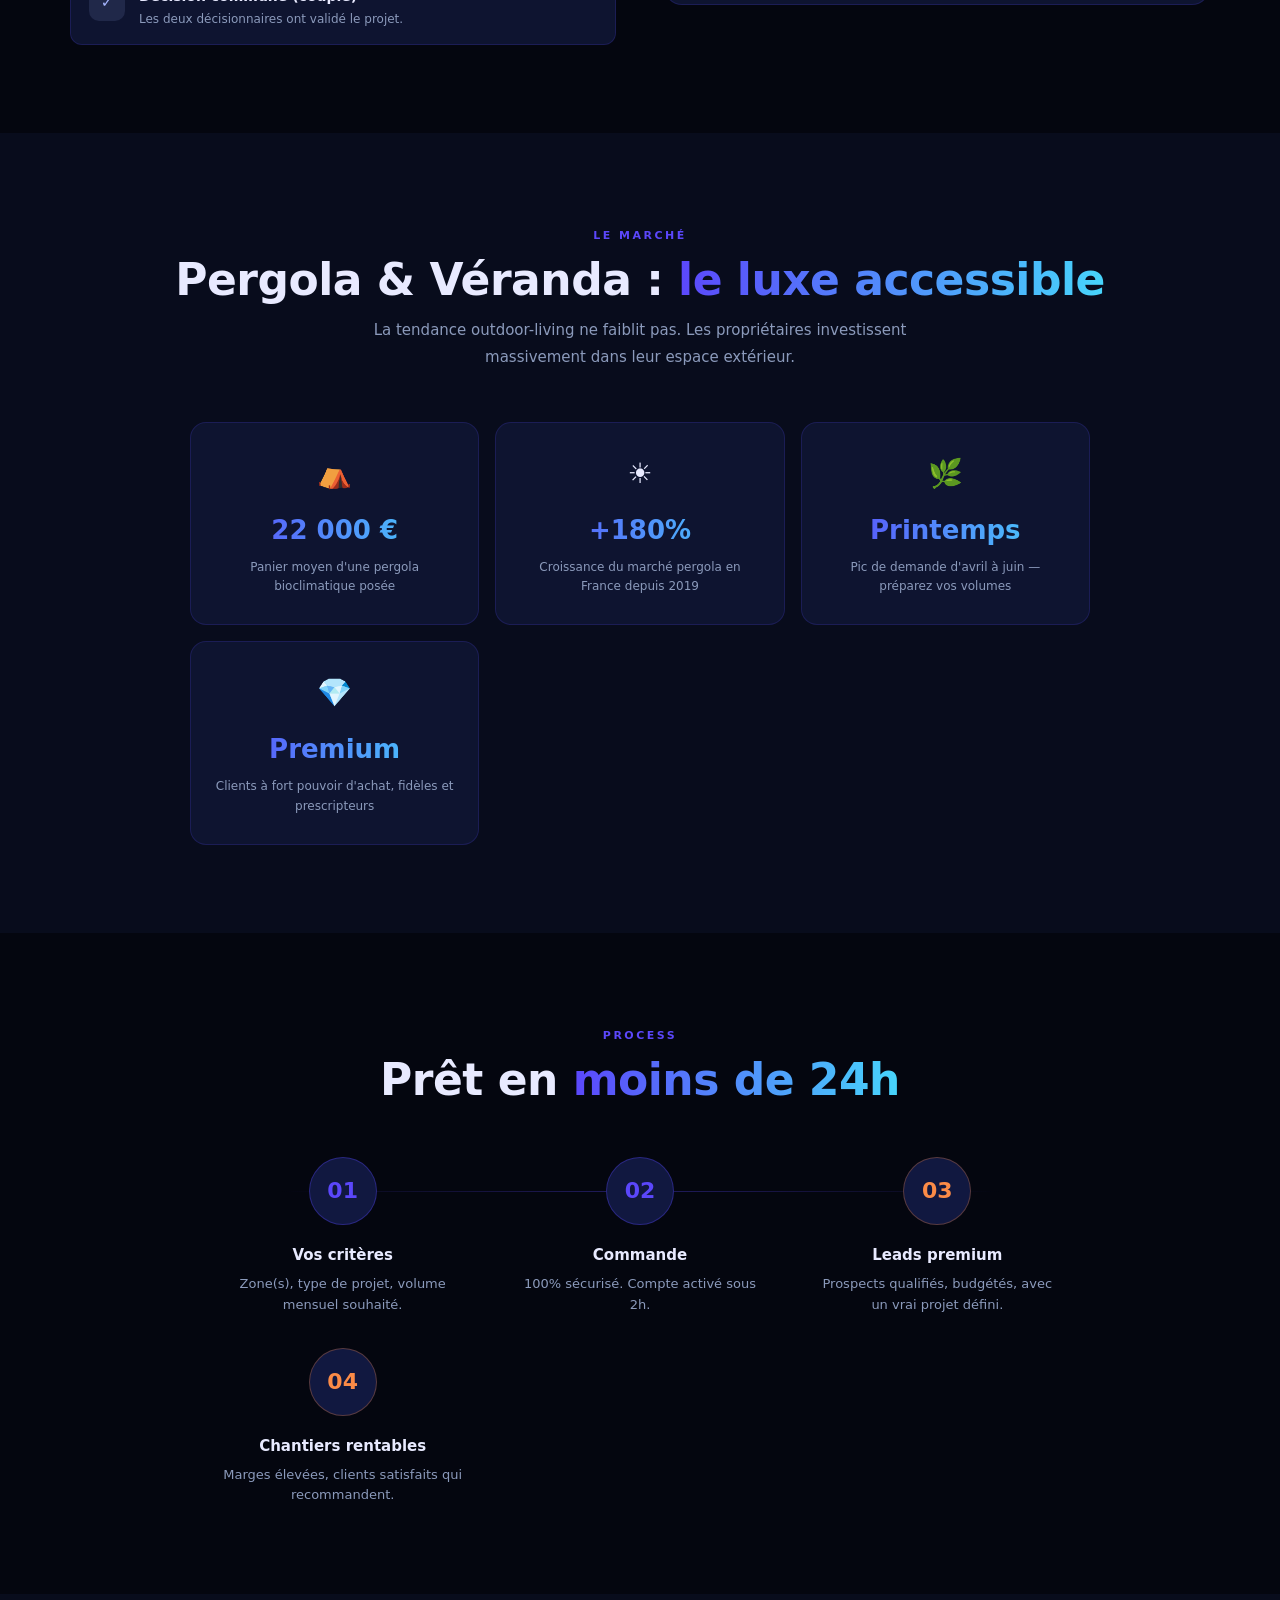
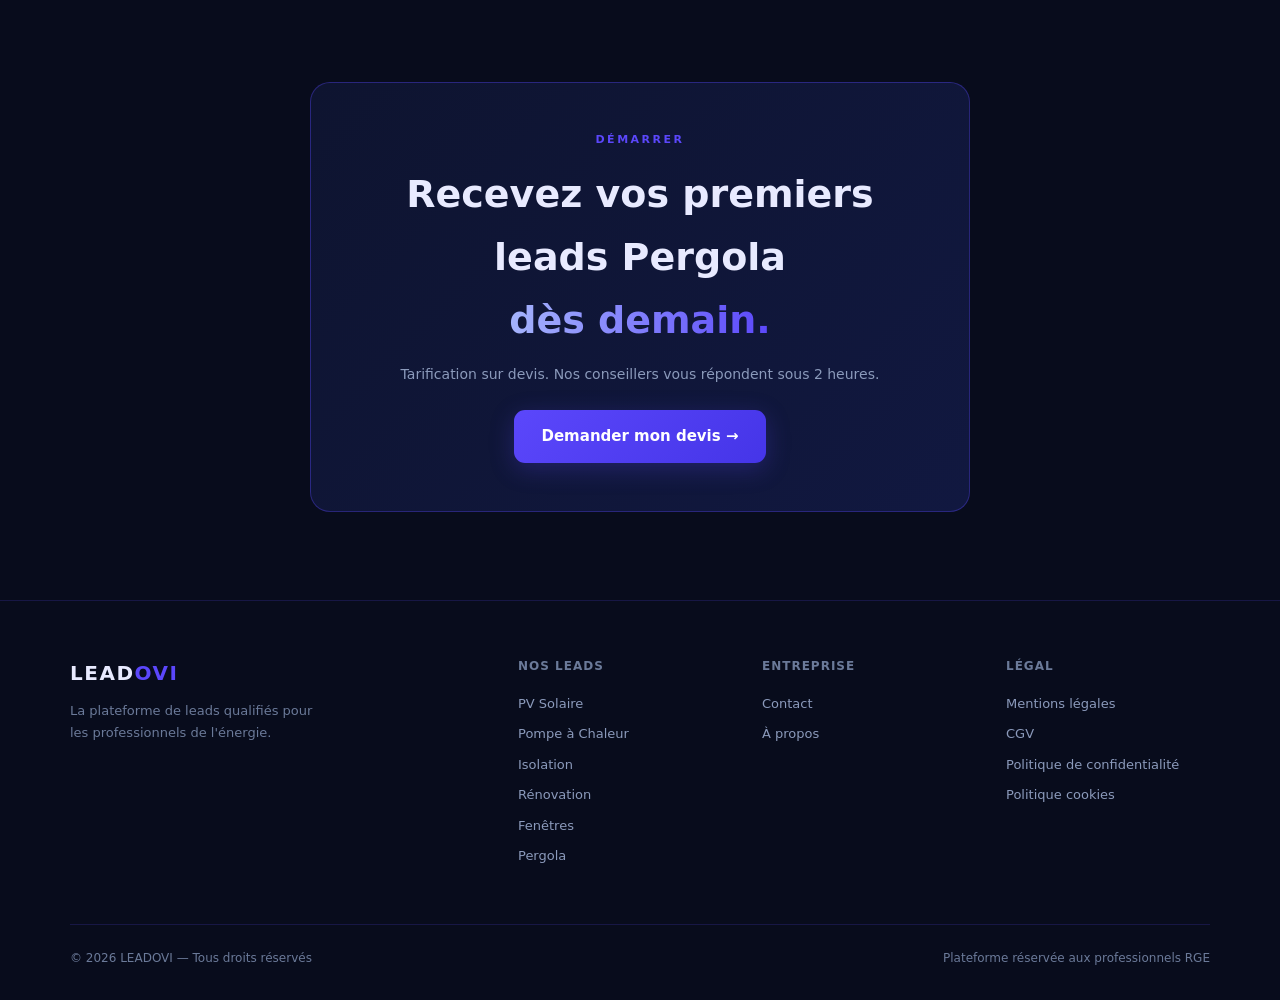
<file: pergola.html>
<!DOCTYPE html>
<html lang="fr">
<head>
<meta charset="UTF-8"/><meta name="viewport" content="width=device-width,initial-scale=1.0"/>
<title>Leads Pergola & Véranda — LEADOVI</title>
<link rel="stylesheet" href="style.css"/>
</head>
<body>
<canvas id="canvas-bg"></canvas>

<nav class="nav">
  <a href="index.html" class="nav-logo"><div class="nav-logo-icon">⚡</div>LEAD<span>OVI</span></a>
  <div class="nav-menu">
    <a href="index.html">Accueil</a>
    <div class="nav-dropdown">
      <a href="#" class="active">Nos leads ▾</a>
      <div class="dropdown-menu">
        <a href="pv-solaire.html" class="dropdown-item"><div class="di-icon" style="background:rgba(255,214,10,0.12)">☀️</div>Panneaux PV Solaires</a>
        <a href="pac.html" class="dropdown-item"><div class="di-icon" style="background:rgba(71,213,251,0.1)">🌡️</div>Pompe à Chaleur</a>
        <a href="isolation.html" class="dropdown-item"><div class="di-icon" style="background:rgba(91,71,251,0.12)">🏠</div>Isolation</a>
        <a href="renovation.html" class="dropdown-item"><div class="di-icon" style="background:rgba(46,213,115,0.1)">🔨</div>Rénovation Énergétique</a>
        <a href="fenetres.html" class="dropdown-item"><div class="di-icon" style="background:rgba(251,139,71,0.12)">🪟</div>Fenêtres & Menuiseries</a>
        <a href="pergola.html" class="dropdown-item"><div class="di-icon" style="background:rgba(165,180,252,0.12)">⛺</div>Pergola & Véranda</a>
      </div>
    </div>
    <a href="contact.html">Contact</a>
  </div>
  <div class="nav-right">
    <div class="nav-status"><div class="pulse"></div>Leads en direct</div>
    <a href="contact.html" class="btn btn-primary btn-sm">Demander un devis →</a>
  </div>
</nav>

<section class="sector-hero">
  <div class="sector-hero-inner">
    <div class="sector-hero-icon">⛺</div>
    <div class="tag" style="background:rgba(165,180,252,0.1);color:#a5b4fc;border:1px solid rgba(165,180,252,0.2);margin-bottom:14px">Segment premium</div>
    <h1>Leads <em style="background:linear-gradient(90deg,#a5b4fc,#5B47FB);-webkit-background-clip:text;-webkit-text-fill-color:transparent">Pergola & Véranda</em></h1>
    <p>Extensions de vie extérieure, pergolas bioclimatiques, vérandas sur mesure. Un marché premium avec des prospects à fort pouvoir d'achat.</p>
    <div class="hero-btns" style="justify-content:center">
      <a href="contact.html" class="btn btn-primary">Recevoir des leads Pergola →</a>
    </div>
  </div>
</section>

<div class="stats-bar" style="margin:0;border-radius:0">
  <div class="stat"><span class="stat-num" data-count="1800">0</span><span class="stat-label">Leads Pergola livrés</span></div>
  <div class="stat"><span class="stat-num" data-count="31" data-suffix="%">0</span><span class="stat-label">Taux de closing moy.</span></div>
  <div class="stat"><span class="stat-num" data-count="22000" data-suffix="€">0</span><span class="stat-label">Panier moyen chantier</span></div>
  <div class="stat"><span class="stat-num" data-count="78" data-suffix="">0</span><span class="stat-label">Depts couverts</span></div>
</div>

<section class="section">
  <div class="section-inner">
    <div class="grid-2 fade-in">
      <div>
        <div class="section-label">Qualification</div>
        <h2 class="section-title">Des clients <em>premium</em><br>avec un vrai projet</h2>
        <p class="section-sub" style="margin-bottom:28px">La pergola bioclimatique et la véranda sont des achats plaisir à forte valeur. Nos prospects ont un budget établi et cherchent un artisan de qualité.</p>
        <div class="crit-list">
          <div class="crit"><div class="crit-icon" style="background:rgba(165,180,252,.12);color:#a5b4fc">✓</div><div><strong>Propriétaire avec espace extérieur</strong><p>Maison avec terrasse ou jardin d'au moins 20 m².</p></div></div>
          <div class="crit"><div class="crit-icon" style="background:rgba(165,180,252,.12);color:#a5b4fc">✓</div><div><strong>Type de projet défini</strong><p>Pergola aluminium, bioclimatique, véranda, carport ou combinaison.</p></div></div>
          <div class="crit"><div class="crit-icon" style="background:rgba(165,180,252,.12);color:#a5b4fc">✓</div><div><strong>Budget ≥ 8 000 €</strong><p>Prospect conscient du budget nécessaire.</p></div></div>
          <div class="crit"><div class="crit-icon" style="background:rgba(165,180,252,.12);color:#a5b4fc">✓</div><div><strong>Surface précisée</strong><p>Dimensions approximatives de l'espace à couvrir fournies.</p></div></div>
          <div class="crit"><div class="crit-icon" style="background:rgba(165,180,252,.12);color:#a5b4fc">✓</div><div><strong>Décision commune (couple)</strong><p>Les deux décisionnaires ont validé le projet.</p></div></div>
        </div>
      </div>
      <div class="info-card fade-in">
        <div class="info-card-header" style="border-color:rgba(165,180,252,.25)">
          <span class="info-card-icon">📋</span>
          <h3>Informations transmises</h3>
        </div>
        <div class="info-card-body">
          <div class="info-row"><span>Nom & Prénom</span><span class="ok">✓</span></div>
          <div class="info-row"><span>Téléphone mobile</span><span class="ok">✓</span></div>
          <div class="info-row"><span>Email</span><span class="ok">✓</span></div>
          <div class="info-row"><span>Adresse / Code postal</span><span class="ok">✓</span></div>
          <div class="info-row"><span>Type de projet (pergola / véranda)</span><span class="ok">✓</span></div>
          <div class="info-row"><span>Surface souhaitée (m²)</span><span class="ok">✓</span></div>
          <div class="info-row"><span>Matériaux préférés</span><span class="ok">✓</span></div>
          <div class="info-row"><span>Options (LED, stores, chauffage)</span><span class="ok">✓</span></div>
          <div class="info-row"><span>Budget estimé</span><span class="ok">✓</span></div>
          <div class="info-row" style="border:none"><span>Horodatage & source</span><span class="ok">✓</span></div>
        </div>
      </div>
    </div>
  </div>
</section>

<section class="section" style="background:var(--bg2)">
  <div class="section-inner">
    <div class="section-head center fade-in">
      <div class="section-label">Le marché</div>
      <h2 class="section-title">Pergola & Véranda : <em>le luxe accessible</em></h2>
      <p class="section-sub">La tendance outdoor-living ne faiblit pas. Les propriétaires investissent massivement dans leur espace extérieur.</p>
    </div>
    <div class="market-grid fade-in">
      <div class="market-card"><div class="market-icon">⛺</div><h3>22 000 €</h3><p>Panier moyen d'une pergola bioclimatique posée</p></div>
      <div class="market-card"><div class="market-icon">☀️</div><h3>+180%</h3><p>Croissance du marché pergola en France depuis 2019</p></div>
      <div class="market-card"><div class="market-icon">🌿</div><h3>Printemps</h3><p>Pic de demande d'avril à juin — préparez vos volumes</p></div>
      <div class="market-card"><div class="market-icon">💎</div><h3>Premium</h3><p>Clients à fort pouvoir d'achat, fidèles et prescripteurs</p></div>
    </div>
  </div>
</section>

<section class="section">
  <div class="section-inner">
    <div class="section-head center fade-in"><div class="section-label">Process</div><h2 class="section-title">Prêt en <em>moins de 24h</em></h2></div>
    <div class="process-grid fade-in" style="max-width:860px;margin:0 auto">
      <div class="process-step"><div class="step-circle">01</div><h3>Vos critères</h3><p>Zone(s), type de projet, volume mensuel souhaité.</p></div>
      <div class="process-step"><div class="step-circle">02</div><h3>Commande</h3><p>100% sécurisé. Compte activé sous 2h.</p></div>
      <div class="process-step"><div class="step-circle orange">03</div><h3>Leads premium</h3><p>Prospects qualifiés, budgétés, avec un vrai projet défini.</p></div>
      <div class="process-step"><div class="step-circle orange">04</div><h3>Chantiers rentables</h3><p>Marges élevées, clients satisfaits qui recommandent.</p></div>
    </div>
  </div>
</section>

<section class="section" style="background:var(--bg2);text-align:center">
  <div class="section-inner">
    <div class="cta-box fade-in" style="max-width:660px;margin:0 auto">
      <div class="section-label" style="display:block;text-align:center;margin-bottom:14px">Démarrer</div>
      <h2 style="font-size:clamp(24px,3.5vw,38px);font-weight:900;margin-bottom:12px">Recevez vos premiers leads Pergola<br><span style="background:linear-gradient(90deg,#a5b4fc,#5B47FB);-webkit-background-clip:text;-webkit-text-fill-color:transparent">dès demain.</span></h2>
      <p style="color:var(--gray2);font-size:14px;margin-bottom:24px">Tarification sur devis. Nos conseillers vous répondent sous 2 heures.</p>
      <a href="contact.html" class="btn btn-primary">Demander mon devis →</a>
    </div>
  </div>
</section>

<footer>
  <div class="footer-inner">
    <div class="footer-top">
      <div class="footer-brand"><div class="fl">LEAD<span>OVI</span></div><p>La plateforme de leads qualifiés pour les professionnels de l'énergie.</p></div>
      <div class="footer-col"><h5>Nos leads</h5><a href="pv-solaire.html">PV Solaire</a><a href="pac.html">Pompe à Chaleur</a><a href="isolation.html">Isolation</a><a href="renovation.html">Rénovation</a><a href="fenetres.html">Fenêtres</a><a href="pergola.html">Pergola</a></div>
      <div class="footer-col"><h5>Entreprise</h5><a href="contact.html">Contact</a><a href="#">À propos</a></div>
      <div class="footer-col"><h5>Légal</h5><a href="mentions-legales.html">Mentions légales</a><a href="cgv.html">CGV</a><a href="politique-confidentialite.html">Politique de confidentialité</a><a href="politique-cookies.html">Politique cookies</a></div>
    </div>
    <div class="footer-bottom"><span>© 2026 LEADOVI — Tous droits réservés</span><span>Plateforme réservée aux professionnels RGE</span></div>
  </div>
</footer>
<script src="components.js"></script>
</body>
</html>
</file>
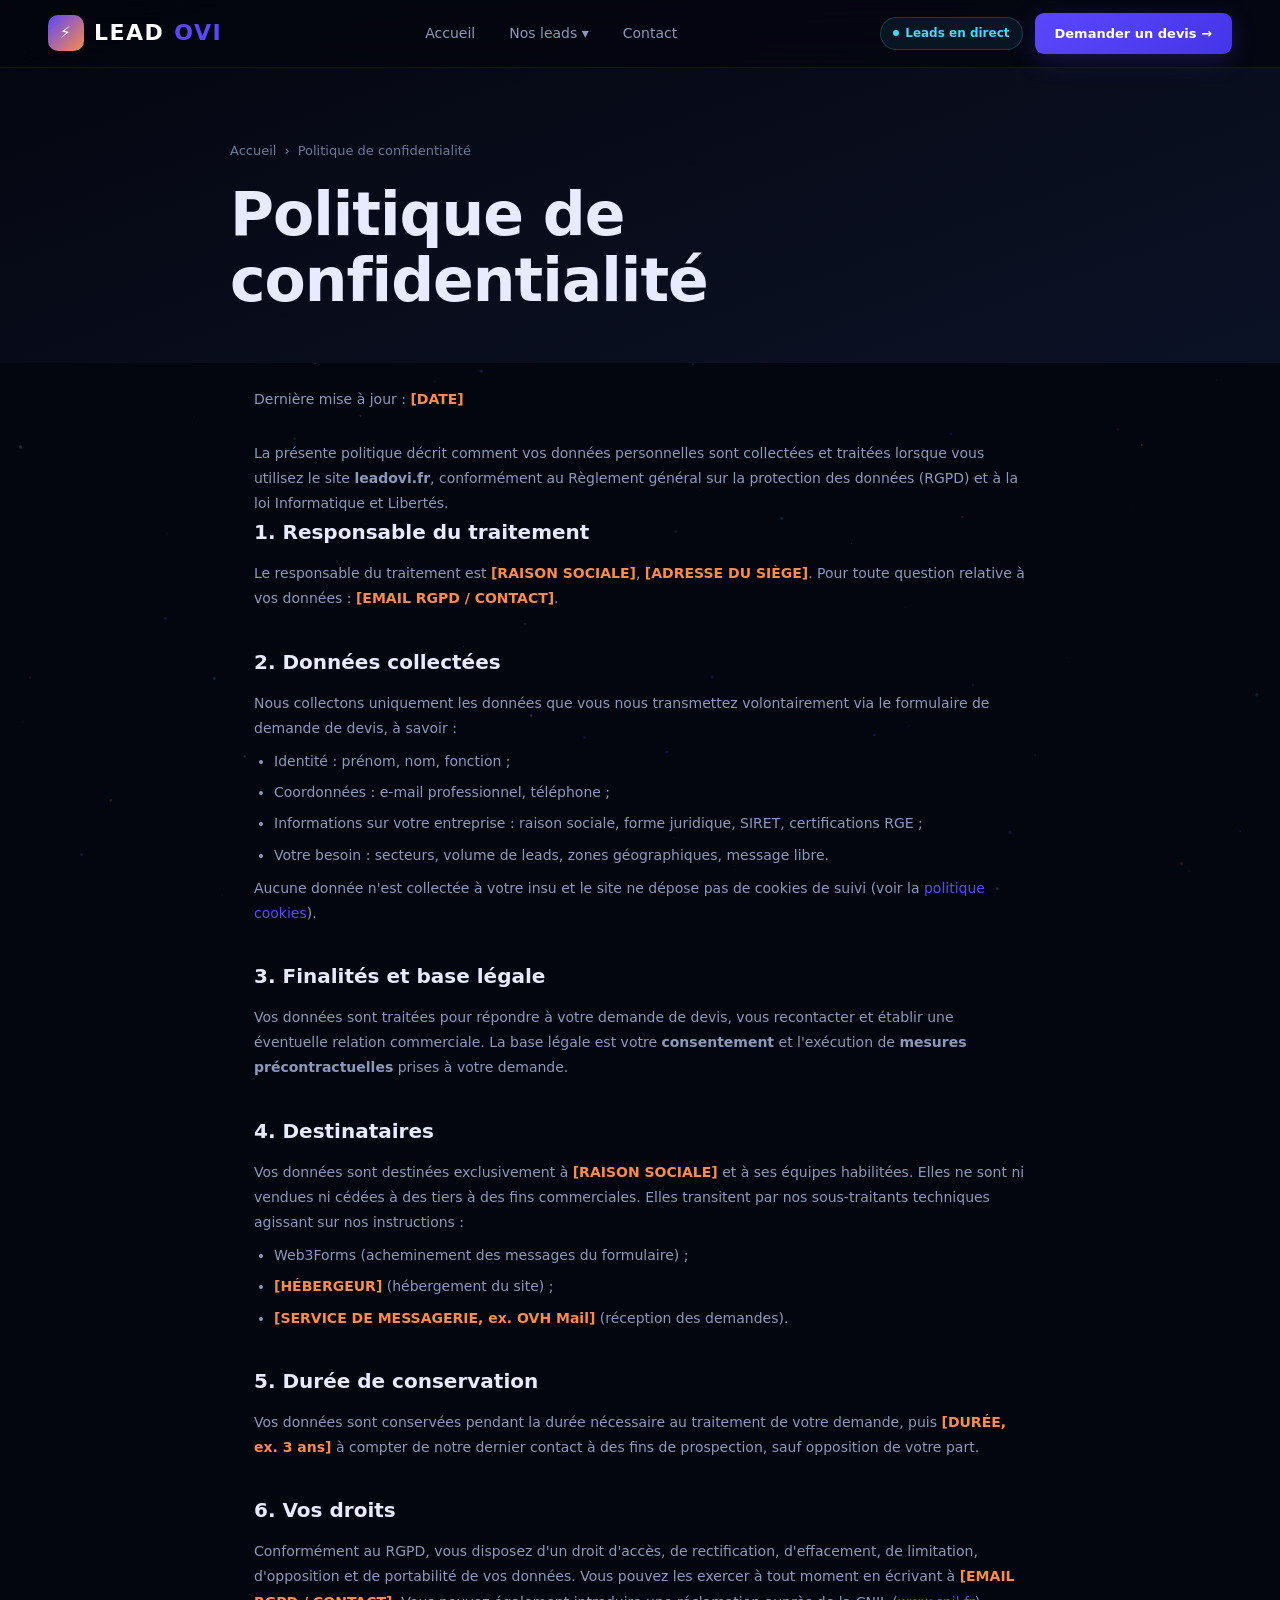
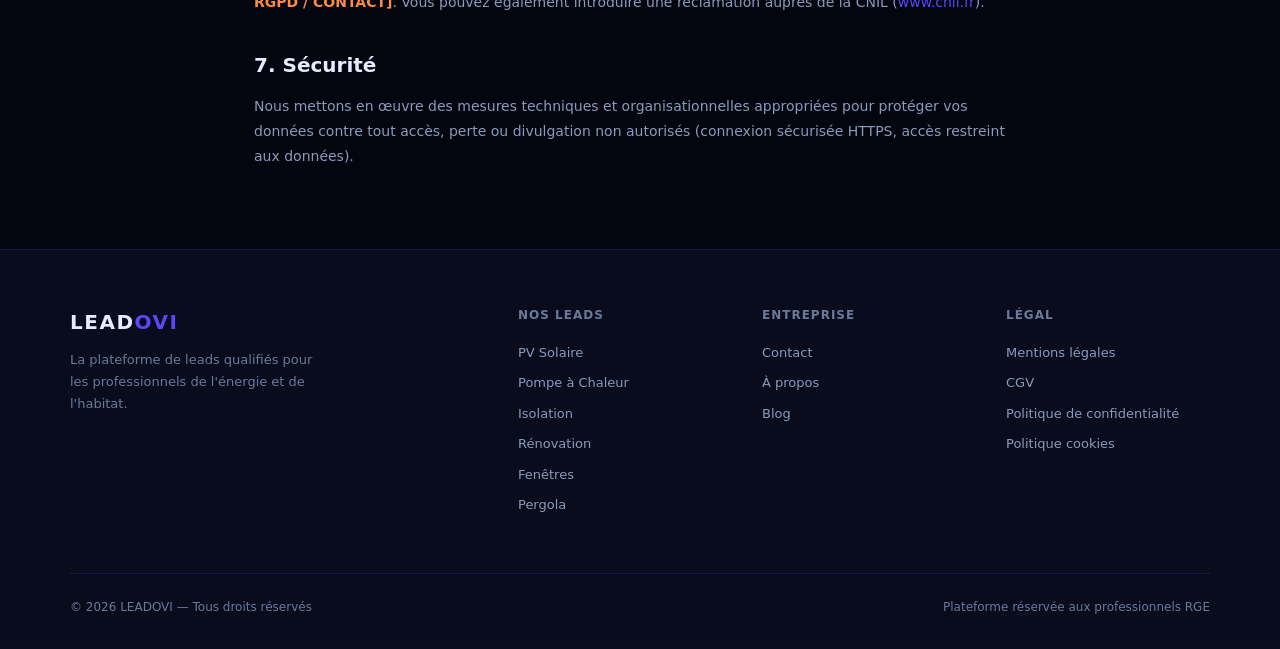
<file: politique-confidentialite.html>
<!DOCTYPE html>
<html lang="fr">
<head>
<meta charset="UTF-8"/><meta name="viewport" content="width=device-width,initial-scale=1.0"/>
<title>Politique de confidentialité — LEADOVI</title>
<link rel="stylesheet" href="style.css"/>
<style>
.legal-wrap{position:relative;z-index:1;max-width:820px;margin:0 auto;padding:24px 24px 80px}
.legal-wrap h2{font-size:20px;font-weight:800;margin:34px 0 12px;color:var(--text)}
.legal-wrap h2:first-of-type{margin-top:0}
.legal-wrap p,.legal-wrap li{font-size:14px;color:var(--gray2);line-height:1.8}
.legal-wrap ul{margin:8px 0 8px 20px}
.legal-wrap li{margin-bottom:6px}
.legal-wrap .ph{color:var(--orange);font-weight:700}
.legal-wrap a{color:var(--indigo)}
.legal-updated{font-size:12px;color:var(--gray);margin-bottom:28px}
</style>
</head>
<body>
<canvas id="canvas-bg"></canvas>

<nav class="nav">
  <a href="index.html" class="nav-logo"><div class="nav-logo-icon">⚡</div>LEAD<span>OVI</span></a>
  <div class="nav-menu">
    <a href="index.html">Accueil</a>
    <div class="nav-dropdown">
      <a href="#">Nos leads ▾</a>
      <div class="dropdown-menu">
        <a href="pv-solaire.html" class="dropdown-item"><div class="di-icon" style="background:rgba(255,214,10,0.12)">☀️</div>Panneaux PV Solaires</a>
        <a href="pac.html" class="dropdown-item"><div class="di-icon" style="background:rgba(71,213,251,0.1)">🌡️</div>Pompe à Chaleur</a>
        <a href="isolation.html" class="dropdown-item"><div class="di-icon" style="background:rgba(91,71,251,0.12)">🏠</div>Isolation</a>
        <a href="renovation.html" class="dropdown-item"><div class="di-icon" style="background:rgba(46,213,115,0.1)">🔨</div>Rénovation Énergétique</a>
        <a href="fenetres.html" class="dropdown-item"><div class="di-icon" style="background:rgba(251,139,71,0.12)">🪟</div>Fenêtres & Menuiseries</a>
        <a href="pergola.html" class="dropdown-item"><div class="di-icon" style="background:rgba(165,180,252,0.12)">⛺</div>Pergola & Véranda</a>
      </div>
    </div>
    <a href="contact.html">Contact</a>
  </div>
  <div class="nav-right">
    <div class="nav-status"><div class="pulse"></div>Leads en direct</div>
    <a href="contact.html" class="btn btn-primary btn-sm">Demander un devis →</a>
  </div>
</nav>

<div class="page-hero" style="padding-bottom:32px">
  <div class="page-hero-inner" style="max-width:820px;margin:0 auto">
    <div class="page-hero-breadcrumb"><a href="index.html">Accueil</a><span>›</span>Politique de confidentialité</div>
    <h1>Politique de confidentialité</h1>
  </div>
</div>

<div class="legal-wrap">
  <p class="legal-updated">Dernière mise à jour : <span class="ph">[DATE]</span></p>

  <p>La présente politique décrit comment vos données personnelles sont collectées et traitées lorsque vous utilisez le site <strong>leadovi.fr</strong>, conformément au Règlement général sur la protection des données (RGPD) et à la loi Informatique et Libertés.</p>

  <h2>1. Responsable du traitement</h2>
  <p>Le responsable du traitement est <span class="ph">[RAISON SOCIALE]</span>, <span class="ph">[ADRESSE DU SIÈGE]</span>. Pour toute question relative à vos données : <span class="ph">[EMAIL RGPD / CONTACT]</span>.</p>

  <h2>2. Données collectées</h2>
  <p>Nous collectons uniquement les données que vous nous transmettez volontairement via le formulaire de demande de devis, à savoir :</p>
  <ul>
    <li>Identité : prénom, nom, fonction ;</li>
    <li>Coordonnées : e-mail professionnel, téléphone ;</li>
    <li>Informations sur votre entreprise : raison sociale, forme juridique, SIRET, certifications RGE ;</li>
    <li>Votre besoin : secteurs, volume de leads, zones géographiques, message libre.</li>
  </ul>
  <p>Aucune donnée n'est collectée à votre insu et le site ne dépose pas de cookies de suivi (voir la <a href="politique-cookies.html">politique cookies</a>).</p>

  <h2>3. Finalités et base légale</h2>
  <p>Vos données sont traitées pour répondre à votre demande de devis, vous recontacter et établir une éventuelle relation commerciale. La base légale est votre <strong>consentement</strong> et l'exécution de <strong>mesures précontractuelles</strong> prises à votre demande.</p>

  <h2>4. Destinataires</h2>
  <p>Vos données sont destinées exclusivement à <span class="ph">[RAISON SOCIALE]</span> et à ses équipes habilitées. Elles ne sont ni vendues ni cédées à des tiers à des fins commerciales. Elles transitent par nos sous-traitants techniques agissant sur nos instructions :</p>
  <ul>
    <li>Web3Forms (acheminement des messages du formulaire) ;</li>
    <li><span class="ph">[HÉBERGEUR]</span> (hébergement du site) ;</li>
    <li><span class="ph">[SERVICE DE MESSAGERIE, ex. OVH Mail]</span> (réception des demandes).</li>
  </ul>

  <h2>5. Durée de conservation</h2>
  <p>Vos données sont conservées pendant la durée nécessaire au traitement de votre demande, puis <span class="ph">[DURÉE, ex. 3 ans]</span> à compter de notre dernier contact à des fins de prospection, sauf opposition de votre part.</p>

  <h2>6. Vos droits</h2>
  <p>Conformément au RGPD, vous disposez d'un droit d'accès, de rectification, d'effacement, de limitation, d'opposition et de portabilité de vos données. Vous pouvez les exercer à tout moment en écrivant à <span class="ph">[EMAIL RGPD / CONTACT]</span>. Vous pouvez également introduire une réclamation auprès de la CNIL (<a href="https://www.cnil.fr" target="_blank" rel="noopener">www.cnil.fr</a>).</p>

  <h2>7. Sécurité</h2>
  <p>Nous mettons en œuvre des mesures techniques et organisationnelles appropriées pour protéger vos données contre tout accès, perte ou divulgation non autorisés (connexion sécurisée HTTPS, accès restreint aux données).</p>
</div>

<footer>
  <div class="footer-inner">
    <div class="footer-top">
      <div class="footer-brand"><div class="fl">LEAD<span>OVI</span></div><p>La plateforme de leads qualifiés pour les professionnels de l'énergie et de l'habitat.</p></div>
      <div class="footer-col"><h5>Nos leads</h5><a href="pv-solaire.html">PV Solaire</a><a href="pac.html">Pompe à Chaleur</a><a href="isolation.html">Isolation</a><a href="renovation.html">Rénovation</a><a href="fenetres.html">Fenêtres</a><a href="pergola.html">Pergola</a></div>
      <div class="footer-col"><h5>Entreprise</h5><a href="contact.html">Contact</a><a href="#">À propos</a><a href="#">Blog</a></div>
      <div class="footer-col"><h5>Légal</h5><a href="mentions-legales.html">Mentions légales</a><a href="cgv.html">CGV</a><a href="politique-confidentialite.html">Politique de confidentialité</a><a href="politique-cookies.html">Politique cookies</a></div>
    </div>
    <div class="footer-bottom"><span>© 2026 LEADOVI — Tous droits réservés</span><span>Plateforme réservée aux professionnels RGE</span></div>
  </div>
</footer>
<script src="components.js"></script>
</body>
</html>
</file>
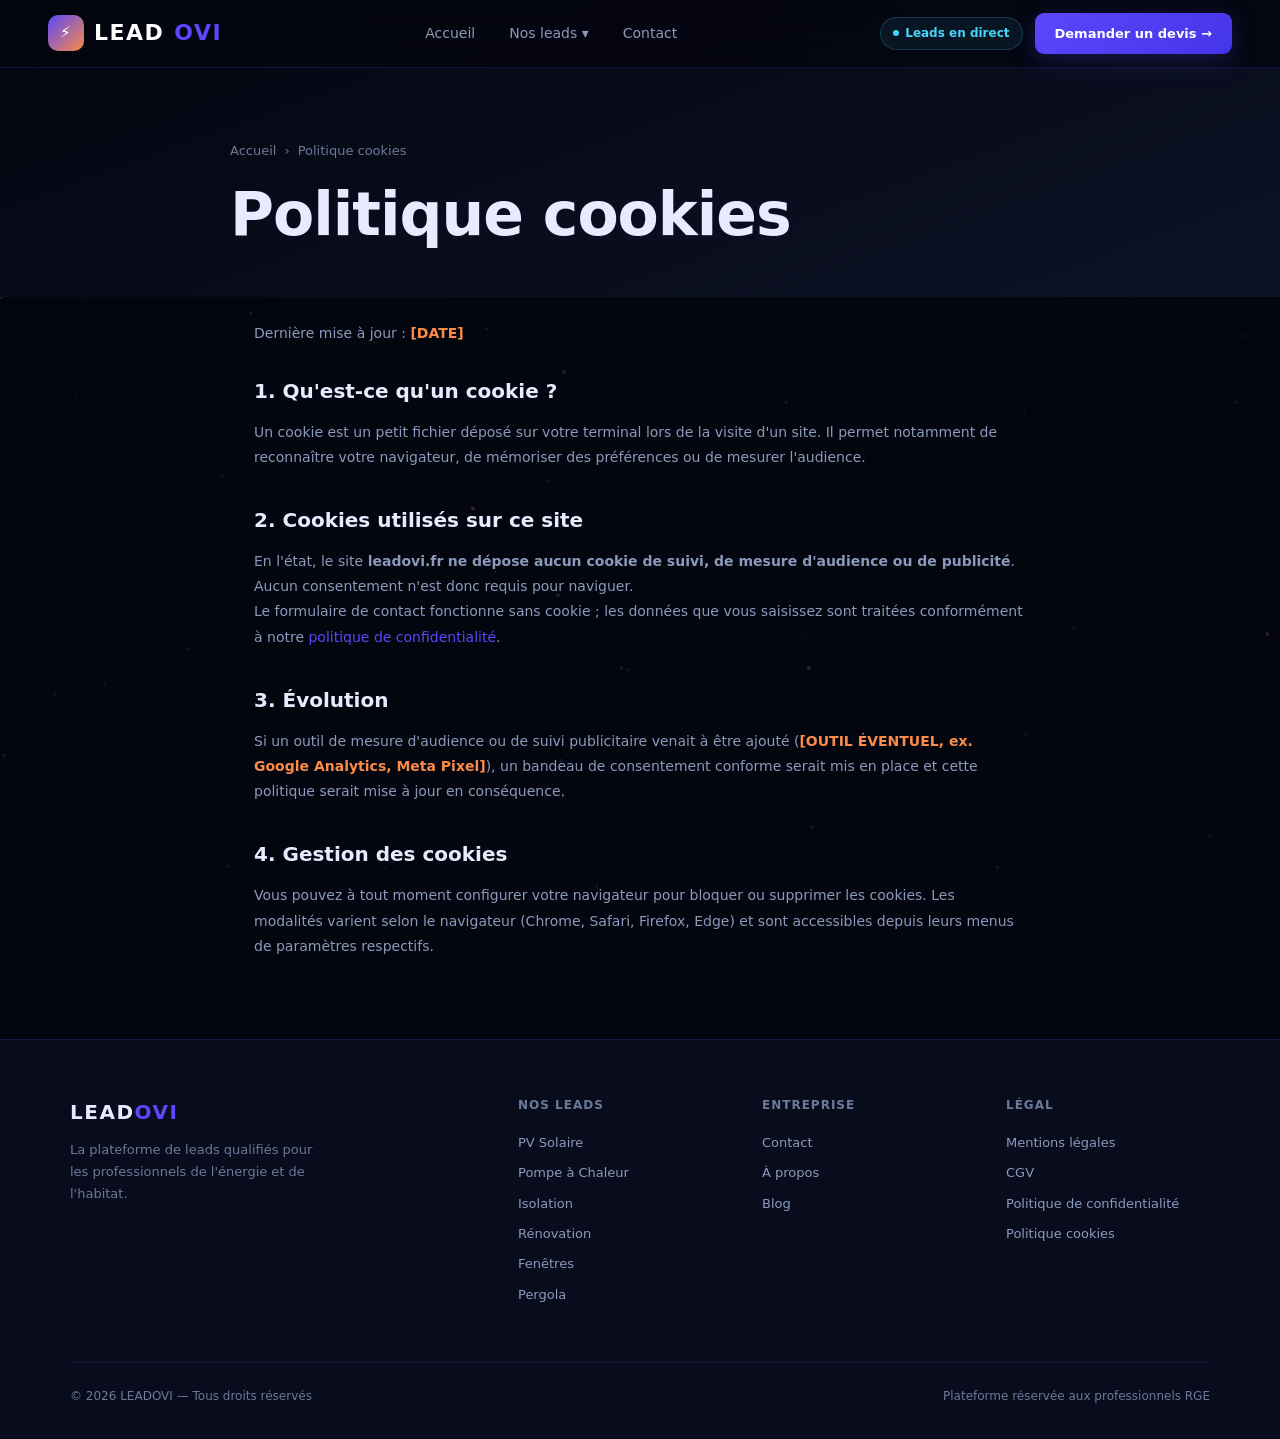
<file: politique-cookies.html>
<!DOCTYPE html>
<html lang="fr">
<head>
<meta charset="UTF-8"/><meta name="viewport" content="width=device-width,initial-scale=1.0"/>
<title>Politique cookies — LEADOVI</title>
<link rel="stylesheet" href="style.css"/>
<style>
.legal-wrap{position:relative;z-index:1;max-width:820px;margin:0 auto;padding:24px 24px 80px}
.legal-wrap h2{font-size:20px;font-weight:800;margin:34px 0 12px;color:var(--text)}
.legal-wrap h2:first-of-type{margin-top:0}
.legal-wrap p,.legal-wrap li{font-size:14px;color:var(--gray2);line-height:1.8}
.legal-wrap ul{margin:8px 0 8px 20px}
.legal-wrap li{margin-bottom:6px}
.legal-wrap .ph{color:var(--orange);font-weight:700}
.legal-wrap a{color:var(--indigo)}
.legal-updated{font-size:12px;color:var(--gray);margin-bottom:28px}
</style>
</head>
<body>
<canvas id="canvas-bg"></canvas>

<nav class="nav">
  <a href="index.html" class="nav-logo"><div class="nav-logo-icon">⚡</div>LEAD<span>OVI</span></a>
  <div class="nav-menu">
    <a href="index.html">Accueil</a>
    <div class="nav-dropdown">
      <a href="#">Nos leads ▾</a>
      <div class="dropdown-menu">
        <a href="pv-solaire.html" class="dropdown-item"><div class="di-icon" style="background:rgba(255,214,10,0.12)">☀️</div>Panneaux PV Solaires</a>
        <a href="pac.html" class="dropdown-item"><div class="di-icon" style="background:rgba(71,213,251,0.1)">🌡️</div>Pompe à Chaleur</a>
        <a href="isolation.html" class="dropdown-item"><div class="di-icon" style="background:rgba(91,71,251,0.12)">🏠</div>Isolation</a>
        <a href="renovation.html" class="dropdown-item"><div class="di-icon" style="background:rgba(46,213,115,0.1)">🔨</div>Rénovation Énergétique</a>
        <a href="fenetres.html" class="dropdown-item"><div class="di-icon" style="background:rgba(251,139,71,0.12)">🪟</div>Fenêtres & Menuiseries</a>
        <a href="pergola.html" class="dropdown-item"><div class="di-icon" style="background:rgba(165,180,252,0.12)">⛺</div>Pergola & Véranda</a>
      </div>
    </div>
    <a href="contact.html">Contact</a>
  </div>
  <div class="nav-right">
    <div class="nav-status"><div class="pulse"></div>Leads en direct</div>
    <a href="contact.html" class="btn btn-primary btn-sm">Demander un devis →</a>
  </div>
</nav>

<div class="page-hero" style="padding-bottom:32px">
  <div class="page-hero-inner" style="max-width:820px;margin:0 auto">
    <div class="page-hero-breadcrumb"><a href="index.html">Accueil</a><span>›</span>Politique cookies</div>
    <h1>Politique cookies</h1>
  </div>
</div>

<div class="legal-wrap">
  <p class="legal-updated">Dernière mise à jour : <span class="ph">[DATE]</span></p>

  <h2>1. Qu'est-ce qu'un cookie ?</h2>
  <p>Un cookie est un petit fichier déposé sur votre terminal lors de la visite d'un site. Il permet notamment de reconnaître votre navigateur, de mémoriser des préférences ou de mesurer l'audience.</p>

  <h2>2. Cookies utilisés sur ce site</h2>
  <p>En l'état, le site <strong>leadovi.fr</strong> <strong>ne dépose aucun cookie de suivi, de mesure d'audience ou de publicité</strong>. Aucun consentement n'est donc requis pour naviguer.</p>
  <p>Le formulaire de contact fonctionne sans cookie ; les données que vous saisissez sont traitées conformément à notre <a href="politique-confidentialite.html">politique de confidentialité</a>.</p>

  <h2>3. Évolution</h2>
  <p>Si un outil de mesure d'audience ou de suivi publicitaire venait à être ajouté (<span class="ph">[OUTIL ÉVENTUEL, ex. Google Analytics, Meta Pixel]</span>), un bandeau de consentement conforme serait mis en place et cette politique serait mise à jour en conséquence.</p>

  <h2>4. Gestion des cookies</h2>
  <p>Vous pouvez à tout moment configurer votre navigateur pour bloquer ou supprimer les cookies. Les modalités varient selon le navigateur (Chrome, Safari, Firefox, Edge) et sont accessibles depuis leurs menus de paramètres respectifs.</p>
</div>

<footer>
  <div class="footer-inner">
    <div class="footer-top">
      <div class="footer-brand"><div class="fl">LEAD<span>OVI</span></div><p>La plateforme de leads qualifiés pour les professionnels de l'énergie et de l'habitat.</p></div>
      <div class="footer-col"><h5>Nos leads</h5><a href="pv-solaire.html">PV Solaire</a><a href="pac.html">Pompe à Chaleur</a><a href="isolation.html">Isolation</a><a href="renovation.html">Rénovation</a><a href="fenetres.html">Fenêtres</a><a href="pergola.html">Pergola</a></div>
      <div class="footer-col"><h5>Entreprise</h5><a href="contact.html">Contact</a><a href="#">À propos</a><a href="#">Blog</a></div>
      <div class="footer-col"><h5>Légal</h5><a href="mentions-legales.html">Mentions légales</a><a href="cgv.html">CGV</a><a href="politique-confidentialite.html">Politique de confidentialité</a><a href="politique-cookies.html">Politique cookies</a></div>
    </div>
    <div class="footer-bottom"><span>© 2026 LEADOVI — Tous droits réservés</span><span>Plateforme réservée aux professionnels RGE</span></div>
  </div>
</footer>
<script src="components.js"></script>
</body>
</html>
</file>
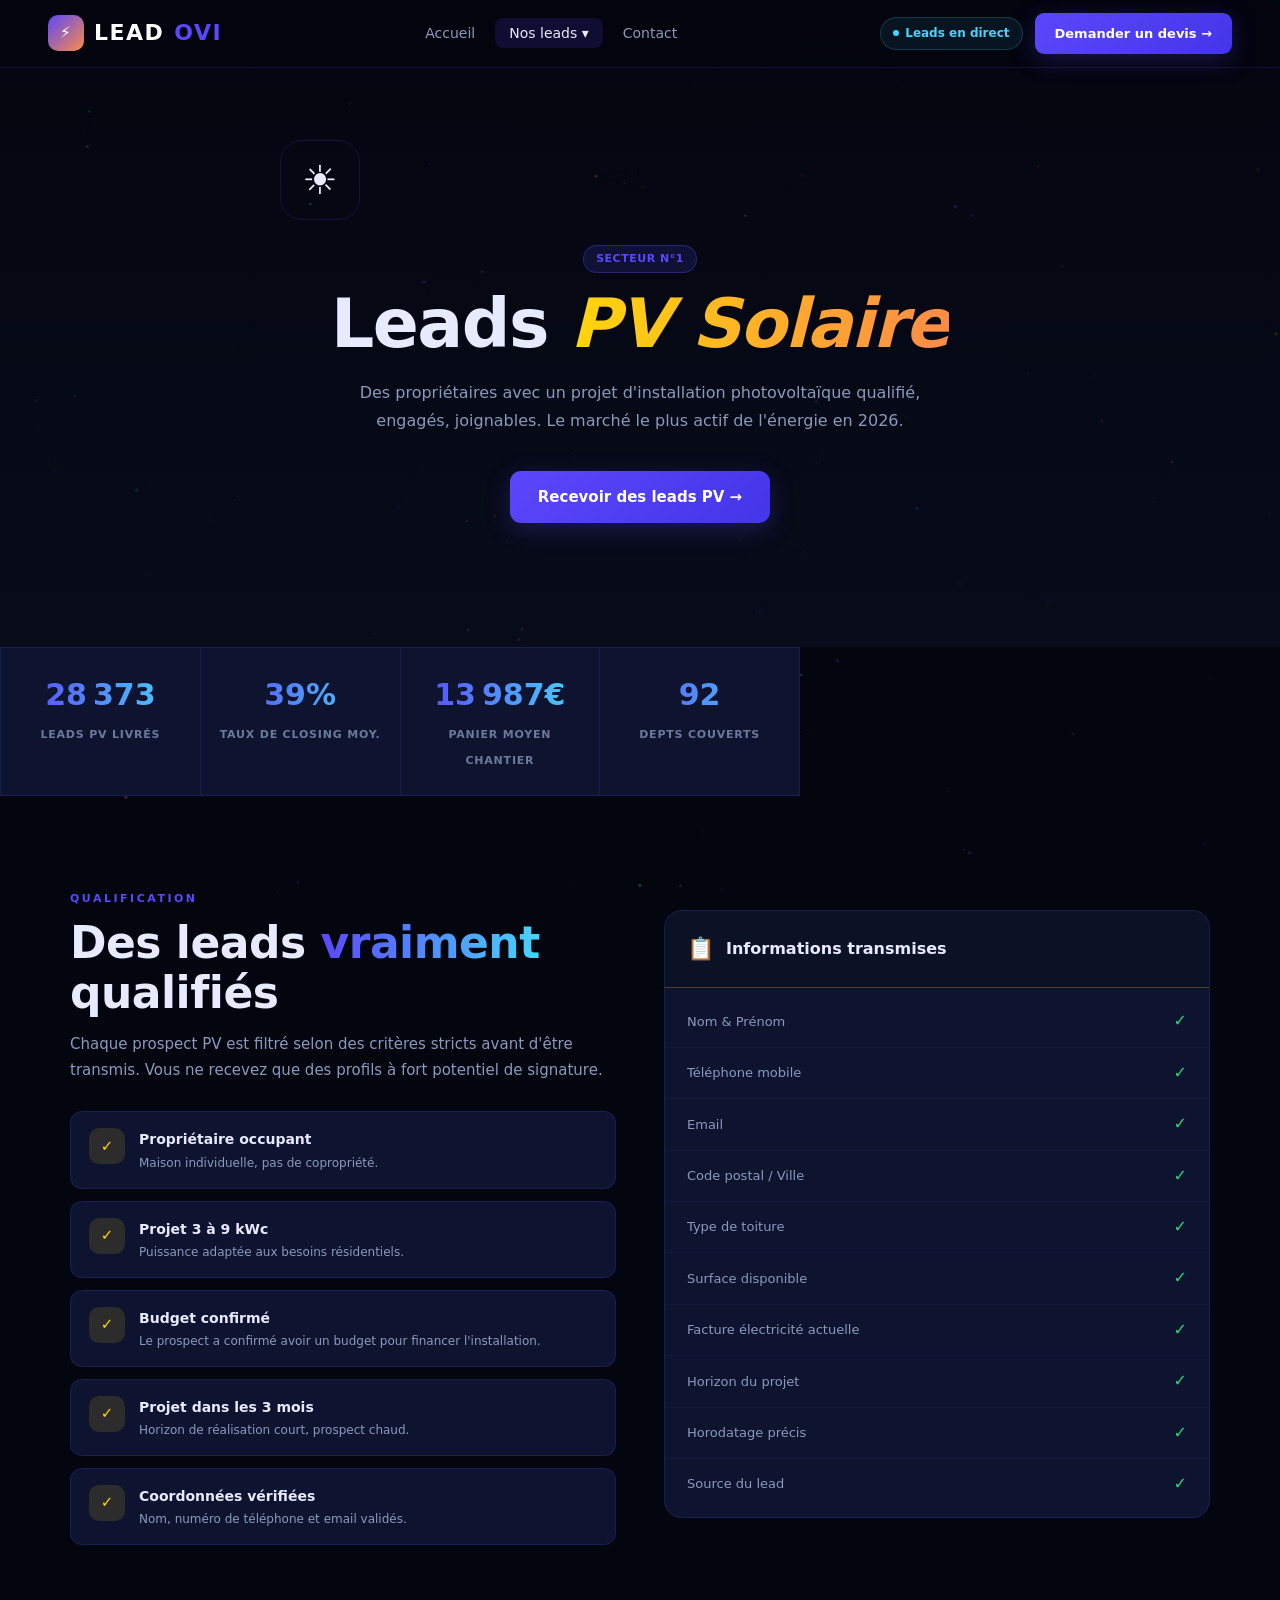
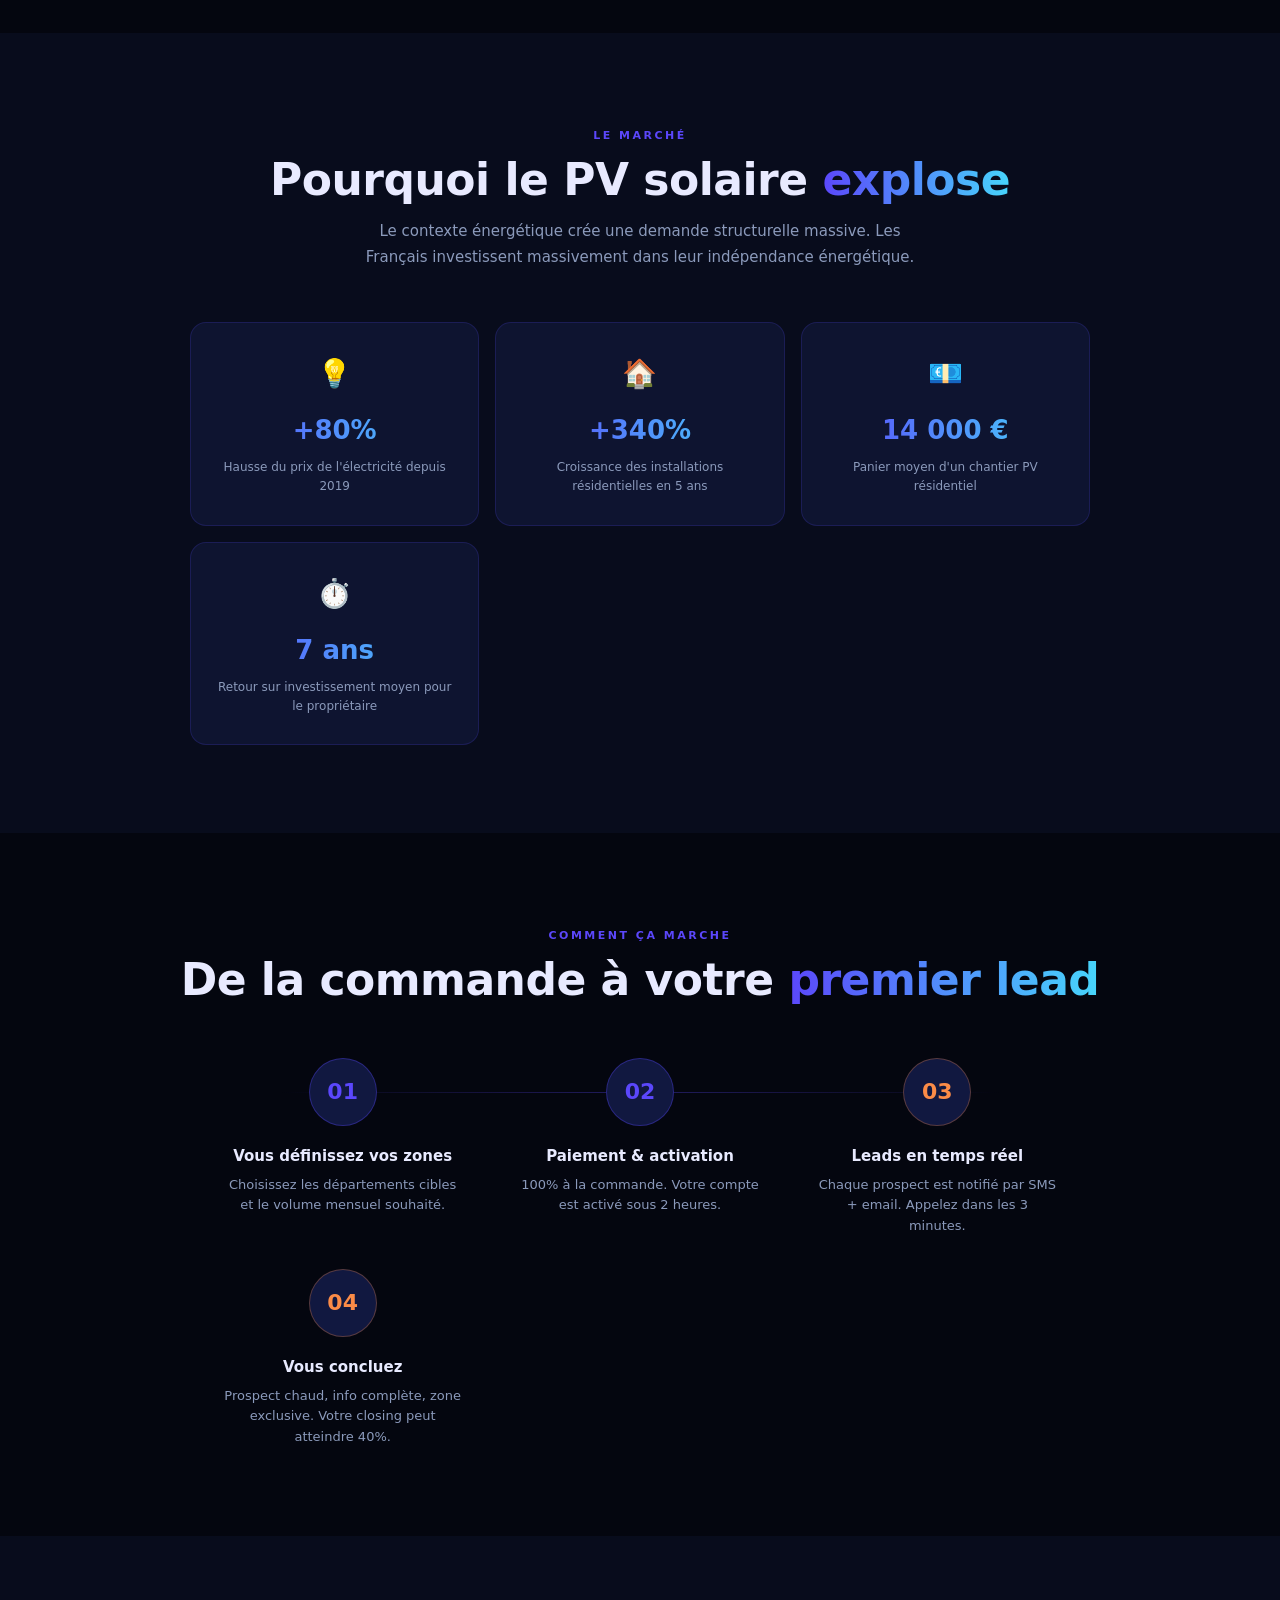
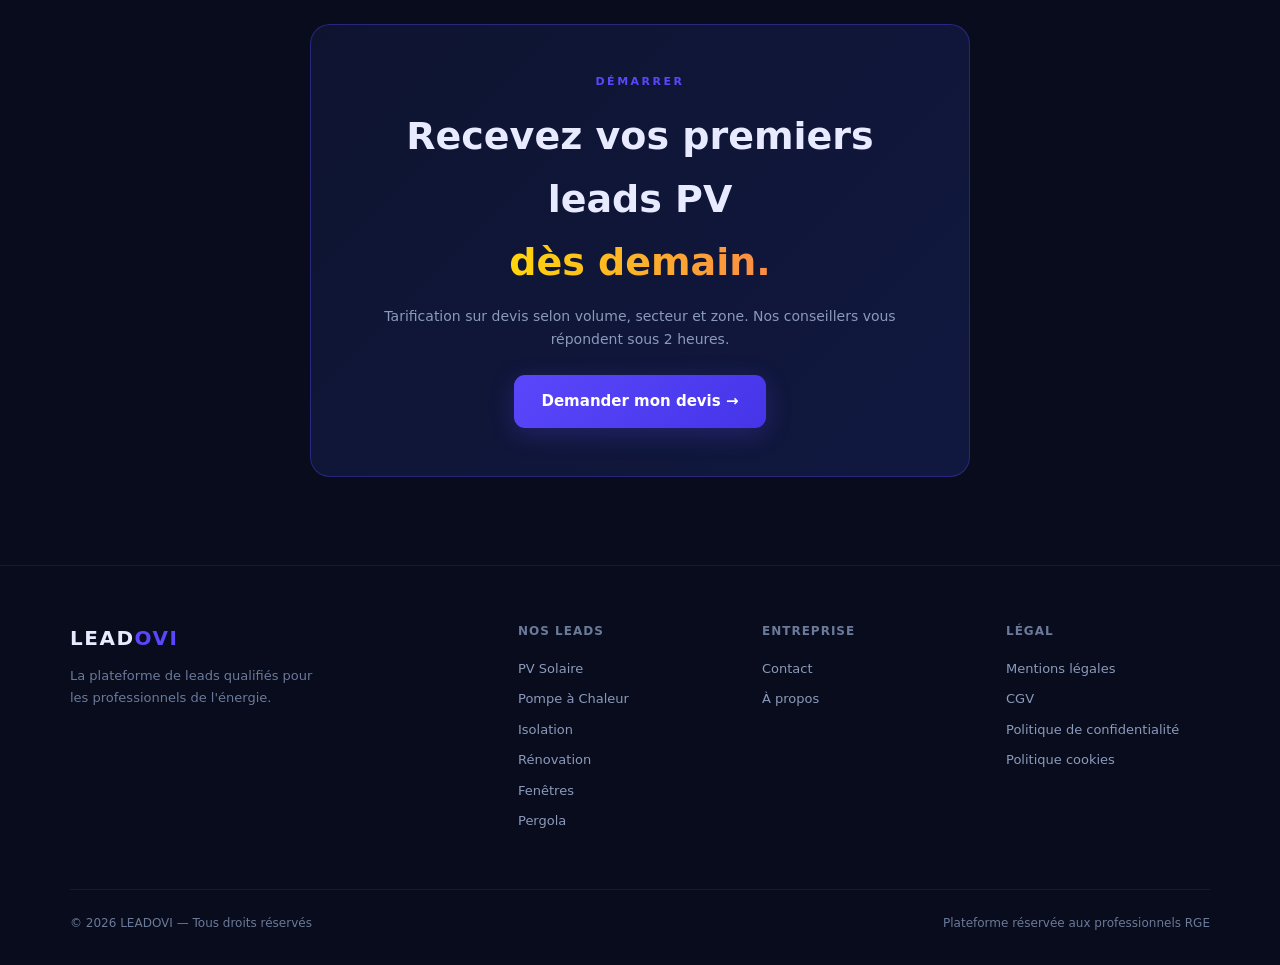
<file: pv-solaire.html>
<!DOCTYPE html>
<html lang="fr">
<head>
<meta charset="UTF-8"/><meta name="viewport" content="width=device-width,initial-scale=1.0"/>
<title>Leads PV Solaire — LEADOVI</title>
<link rel="stylesheet" href="style.css"/>
</head>
<body>
<canvas id="canvas-bg"></canvas>

<nav class="nav">
  <a href="index.html" class="nav-logo"><div class="nav-logo-icon">⚡</div>LEAD<span>OVI</span></a>
  <div class="nav-menu">
    <a href="index.html">Accueil</a>
    <div class="nav-dropdown">
      <a href="#" class="active">Nos leads ▾</a>
      <div class="dropdown-menu">
        <a href="pv-solaire.html" class="dropdown-item"><div class="di-icon" style="background:rgba(255,214,10,0.12)">☀️</div>Panneaux PV Solaires</a>
        <a href="pac.html" class="dropdown-item"><div class="di-icon" style="background:rgba(71,213,251,0.1)">🌡️</div>Pompe à Chaleur</a>
        <a href="isolation.html" class="dropdown-item"><div class="di-icon" style="background:rgba(91,71,251,0.12)">🏠</div>Isolation</a>
        <a href="renovation.html" class="dropdown-item"><div class="di-icon" style="background:rgba(46,213,115,0.1)">🔨</div>Rénovation Énergétique</a>
        <a href="fenetres.html" class="dropdown-item"><div class="di-icon" style="background:rgba(251,139,71,0.12)">🪟</div>Fenêtres & Menuiseries</a>
        <a href="pergola.html" class="dropdown-item"><div class="di-icon" style="background:rgba(165,180,252,0.12)">⛺</div>Pergola & Véranda</a>
      </div>
    </div>
    <a href="contact.html">Contact</a>
  </div>
  <div class="nav-right">
    <div class="nav-status"><div class="pulse"></div>Leads en direct</div>
    <a href="contact.html" class="btn btn-primary btn-sm">Demander un devis →</a>
  </div>
</nav>

<!-- HERO SECTEUR -->
<section class="sector-hero" style="--accent:#FFD60A;--accent2:rgba(255,214,10,0.15)">
  <div class="sector-hero-inner">
    <div class="sector-hero-icon">☀️</div>
    <div class="tag tag-indigo" style="margin-bottom:14px">Secteur N°1</div>
    <h1>Leads <em style="-webkit-text-fill-color:unset;background:linear-gradient(90deg,#FFD60A,#FB8B47);-webkit-background-clip:text;-webkit-text-fill-color:transparent">PV Solaire</em></h1>
    <p>Des propriétaires avec un projet d'installation photovoltaïque qualifié, engagés, joignables. Le marché le plus actif de l'énergie en 2026.</p>
    <div class="hero-btns" style="justify-content:center">
      <a href="contact.html" class="btn btn-primary">Recevoir des leads PV →</a>
    </div>
  </div>
</section>

<!-- STATS SECTEUR -->
<div class="stats-bar" style="margin:0;border-radius:0">
  <div class="stat"><span class="stat-num" data-count="28400">0</span><span class="stat-label">Leads PV livrés</span></div>
  <div class="stat"><span class="stat-num" data-count="39" data-suffix="%">0</span><span class="stat-label">Taux de closing moy.</span></div>
  <div class="stat"><span class="stat-num" data-count="14000" data-suffix="€">0</span><span class="stat-label">Panier moyen chantier</span></div>
  <div class="stat"><span class="stat-num" data-count="92" data-suffix="">0</span><span class="stat-label">Depts couverts</span></div>
</div>

<!-- CRITERES -->
<section class="section">
  <div class="section-inner">
    <div class="grid-2 fade-in">
      <div>
        <div class="section-label">Qualification</div>
        <h2 class="section-title">Des leads <em>vraiment</em> qualifiés</h2>
        <p class="section-sub" style="margin-bottom:28px">Chaque prospect PV est filtré selon des critères stricts avant d'être transmis. Vous ne recevez que des profils à fort potentiel de signature.</p>
        <div class="crit-list">
          <div class="crit"><div class="crit-icon" style="background:rgba(255,214,10,.12);color:#FFD60A">✓</div><div><strong>Propriétaire occupant</strong><p>Maison individuelle, pas de copropriété.</p></div></div>
          <div class="crit"><div class="crit-icon" style="background:rgba(255,214,10,.12);color:#FFD60A">✓</div><div><strong>Projet 3 à 9 kWc</strong><p>Puissance adaptée aux besoins résidentiels.</p></div></div>
          <div class="crit"><div class="crit-icon" style="background:rgba(255,214,10,.12);color:#FFD60A">✓</div><div><strong>Budget confirmé</strong><p>Le prospect a confirmé avoir un budget pour financer l'installation.</p></div></div>
          <div class="crit"><div class="crit-icon" style="background:rgba(255,214,10,.12);color:#FFD60A">✓</div><div><strong>Projet dans les 3 mois</strong><p>Horizon de réalisation court, prospect chaud.</p></div></div>
          <div class="crit"><div class="crit-icon" style="background:rgba(255,214,10,.12);color:#FFD60A">✓</div><div><strong>Coordonnées vérifiées</strong><p>Nom, numéro de téléphone et email validés.</p></div></div>
        </div>
      </div>
      <div class="info-card fade-in">
        <div class="info-card-header" style="border-color:rgba(255,214,10,.25)">
          <span class="info-card-icon">📋</span>
          <h3>Informations transmises</h3>
        </div>
        <div class="info-card-body">
          <div class="info-row"><span>Nom & Prénom</span><span class="ok">✓</span></div>
          <div class="info-row"><span>Téléphone mobile</span><span class="ok">✓</span></div>
          <div class="info-row"><span>Email</span><span class="ok">✓</span></div>
          <div class="info-row"><span>Code postal / Ville</span><span class="ok">✓</span></div>
          <div class="info-row"><span>Type de toiture</span><span class="ok">✓</span></div>
          <div class="info-row"><span>Surface disponible</span><span class="ok">✓</span></div>
          <div class="info-row"><span>Facture électricité actuelle</span><span class="ok">✓</span></div>
          <div class="info-row"><span>Horizon du projet</span><span class="ok">✓</span></div>
          <div class="info-row"><span>Horodatage précis</span><span class="ok">✓</span></div>
          <div class="info-row" style="border:none"><span>Source du lead</span><span class="ok">✓</span></div>
        </div>
      </div>
    </div>
  </div>
</section>

<!-- CHIFFRES MARCHE -->
<section class="section" style="background:var(--bg2)">
  <div class="section-inner">
    <div class="section-head center fade-in">
      <div class="section-label">Le marché</div>
      <h2 class="section-title">Pourquoi le PV solaire <em>explose</em></h2>
      <p class="section-sub">Le contexte énergétique crée une demande structurelle massive. Les Français investissent massivement dans leur indépendance énergétique.</p>
    </div>
    <div class="market-grid fade-in">
      <div class="market-card"><div class="market-icon">💡</div><h3>+80%</h3><p>Hausse du prix de l'électricité depuis 2019</p></div>
      <div class="market-card"><div class="market-icon">🏠</div><h3>+340%</h3><p>Croissance des installations résidentielles en 5 ans</p></div>
      <div class="market-card"><div class="market-icon">💶</div><h3>14 000 €</h3><p>Panier moyen d'un chantier PV résidentiel</p></div>
      <div class="market-card"><div class="market-icon">⏱️</div><h3>7 ans</h3><p>Retour sur investissement moyen pour le propriétaire</p></div>
    </div>
  </div>
</section>

<!-- PROCESS -->
<section class="section">
  <div class="section-inner">
    <div class="section-head center fade-in">
      <div class="section-label">Comment ça marche</div>
      <h2 class="section-title">De la commande à votre <em>premier lead</em></h2>
    </div>
    <div class="process-grid fade-in" style="max-width:860px;margin:0 auto">
      <div class="process-step"><div class="step-circle">01</div><h3>Vous définissez vos zones</h3><p>Choisissez les départements cibles et le volume mensuel souhaité.</p></div>
      <div class="process-step"><div class="step-circle">02</div><h3>Paiement & activation</h3><p>100% à la commande. Votre compte est activé sous 2 heures.</p></div>
      <div class="process-step"><div class="step-circle orange">03</div><h3>Leads en temps réel</h3><p>Chaque prospect est notifié par SMS + email. Appelez dans les 3 minutes.</p></div>
      <div class="process-step"><div class="step-circle orange">04</div><h3>Vous concluez</h3><p>Prospect chaud, info complète, zone exclusive. Votre closing peut atteindre 40%.</p></div>
    </div>
  </div>
</section>

<!-- CTA -->
<section class="section" style="background:var(--bg2);text-align:center">
  <div class="section-inner">
    <div class="cta-box fade-in" style="max-width:660px;margin:0 auto">
      <div class="section-label" style="display:block;text-align:center;margin-bottom:14px">Démarrer</div>
      <h2 style="font-size:clamp(24px,3.5vw,38px);font-weight:900;margin-bottom:12px">Recevez vos premiers leads PV<br><span style="background:linear-gradient(90deg,#FFD60A,#FB8B47);-webkit-background-clip:text;-webkit-text-fill-color:transparent">dès demain.</span></h2>
      <p style="color:var(--gray2);font-size:14px;margin-bottom:24px">Tarification sur devis selon volume, secteur et zone. Nos conseillers vous répondent sous 2 heures.</p>
      <a href="contact.html" class="btn btn-primary">Demander mon devis →</a>
    </div>
  </div>
</section>

<footer>
  <div class="footer-inner">
    <div class="footer-top">
      <div class="footer-brand"><div class="fl">LEAD<span>OVI</span></div><p>La plateforme de leads qualifiés pour les professionnels de l'énergie.</p></div>
      <div class="footer-col"><h5>Nos leads</h5><a href="pv-solaire.html">PV Solaire</a><a href="pac.html">Pompe à Chaleur</a><a href="isolation.html">Isolation</a><a href="renovation.html">Rénovation</a><a href="fenetres.html">Fenêtres</a><a href="pergola.html">Pergola</a></div>
      <div class="footer-col"><h5>Entreprise</h5><a href="contact.html">Contact</a><a href="#">À propos</a></div>
      <div class="footer-col"><h5>Légal</h5><a href="mentions-legales.html">Mentions légales</a><a href="cgv.html">CGV</a><a href="politique-confidentialite.html">Politique de confidentialité</a><a href="politique-cookies.html">Politique cookies</a></div>
    </div>
    <div class="footer-bottom"><span>© 2026 LEADOVI — Tous droits réservés</span><span>Plateforme réservée aux professionnels RGE</span></div>
  </div>
</footer>
<script src="components.js"></script>
</body>
</html>
</file>
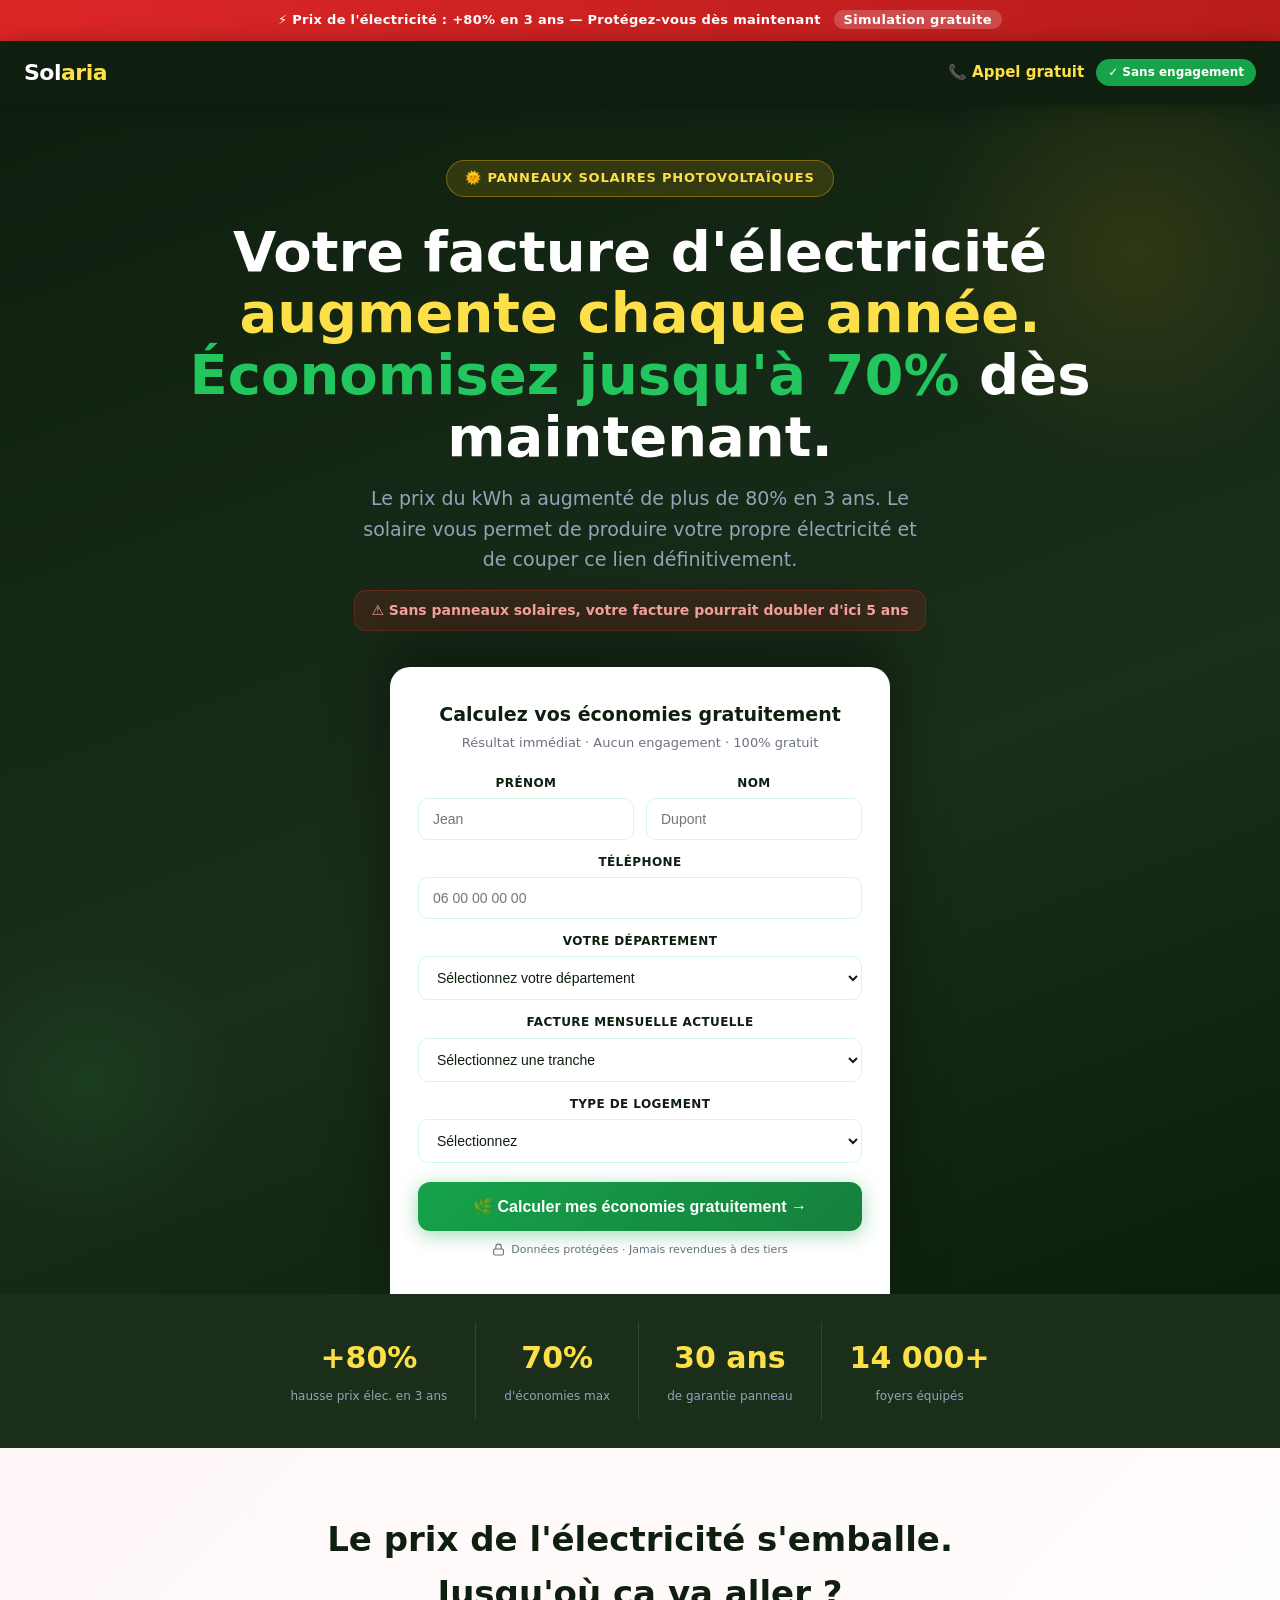
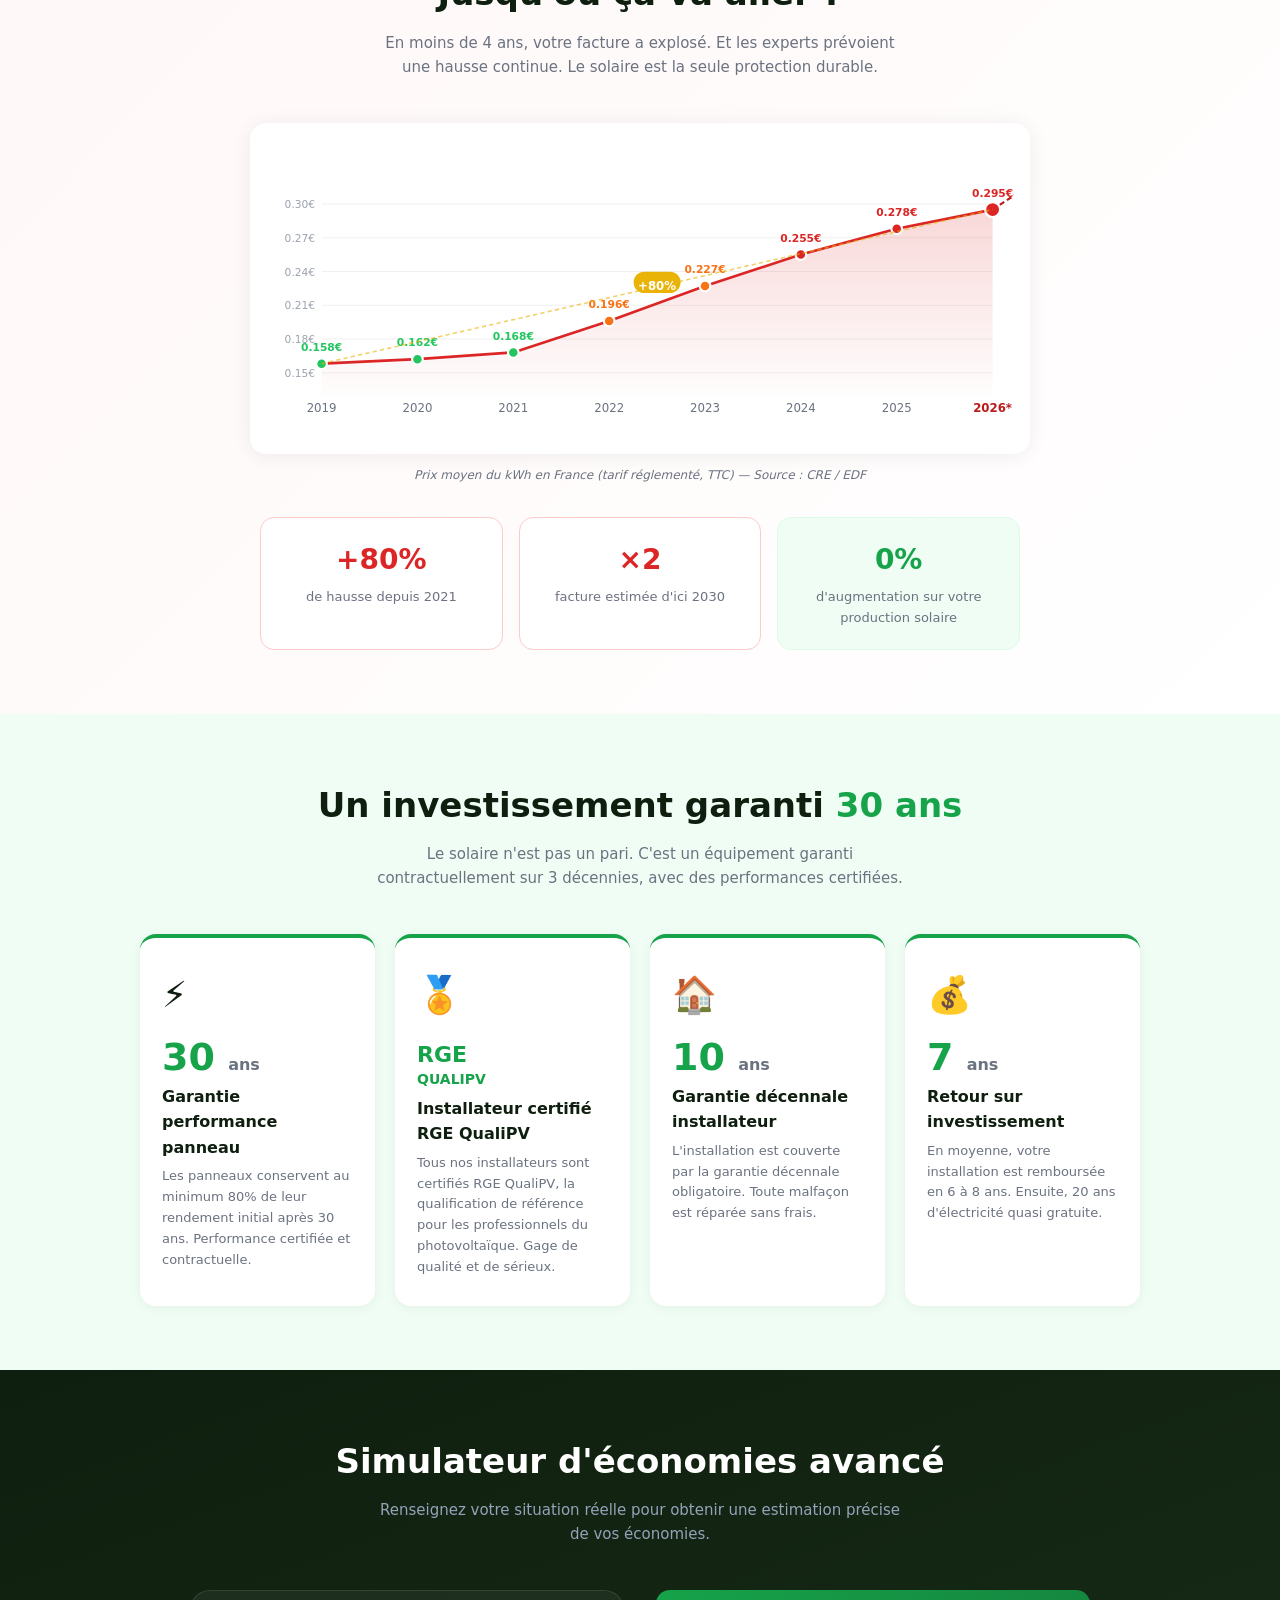
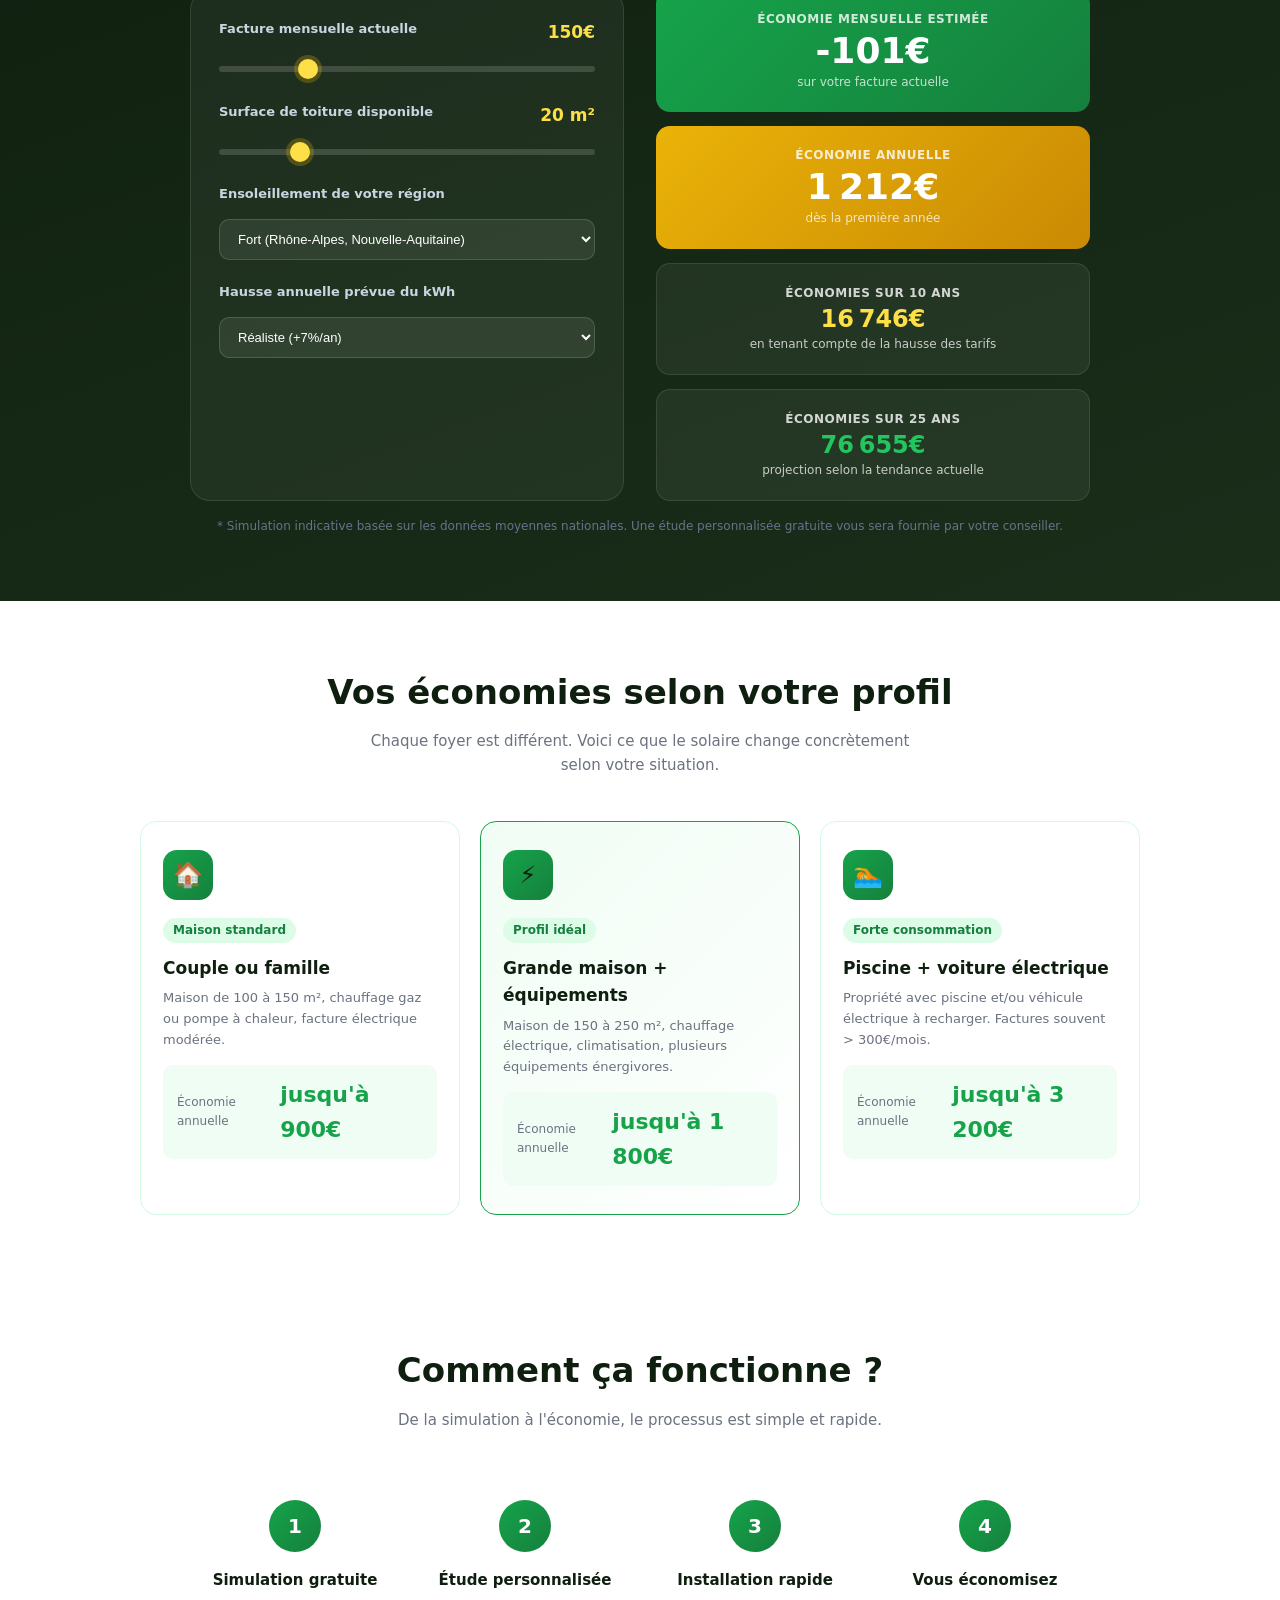
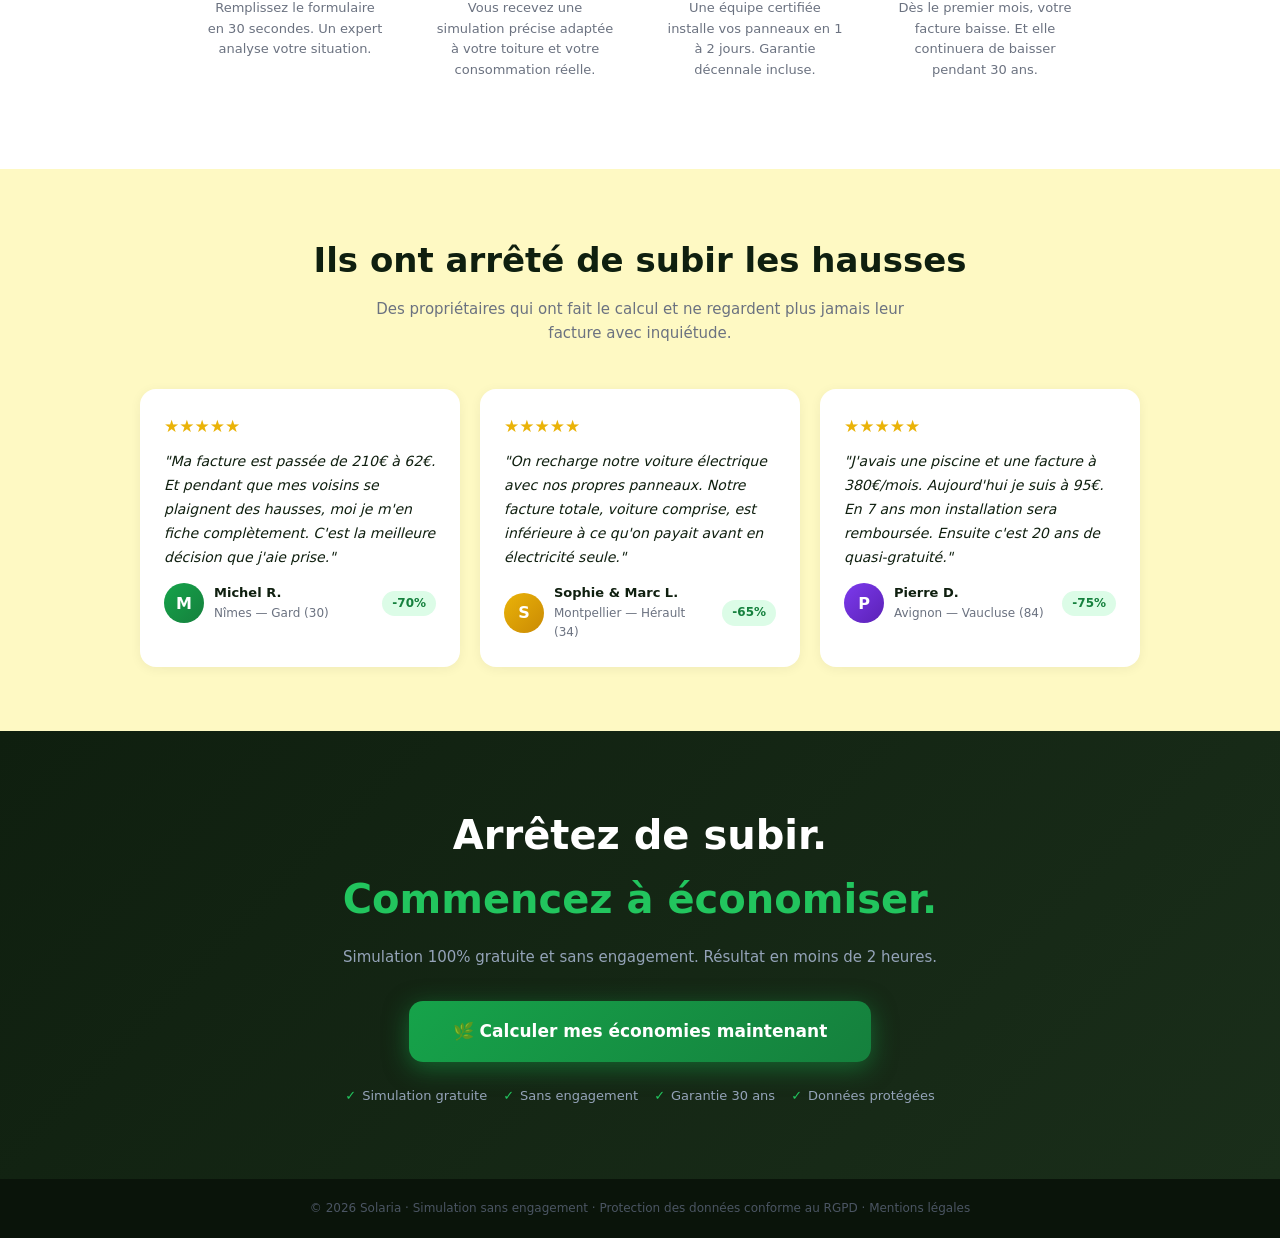
<file: pv..html>
<!DOCTYPE html>
<html lang="fr">
<head>
  <meta charset="UTF-8"/>
  <meta name="viewport" content="width=device-width, initial-scale=1.0"/>
  <title>Économisez jusqu'à 70% sur votre électricité — Panneaux Solaires</title>
  <meta name="description" content="Le prix de l'électricité ne cesse d'augmenter. Protégez-vous avec le solaire et économisez jusqu'à 70% dès la première année.">
  <style>
    *{margin:0;padding:0;box-sizing:border-box}
    :root{
      --green:#16A34A;
      --green-dark:#15803D;
      --green-light:#DCFCE7;
      --green-mid:#22C55E;
      --yellow:#EAB308;
      --yellow-light:#FEF9C3;
      --yellow-bright:#FDE047;
      --dark:#0F1F0F;
      --dark2:#1A2E1A;
      --gray:#6B7280;
      --light:#F0FDF4;
      --white:#FFFFFF;
      --red:#DC2626;
    }
    html{scroll-behavior:smooth}
    body{font-family:'Segoe UI',system-ui,-apple-system,sans-serif;background:var(--white);color:var(--dark);line-height:1.6}

    /* NAV */
    nav{background:var(--dark);padding:14px 24px;display:flex;align-items:center;justify-content:space-between;position:sticky;top:0;z-index:100;box-shadow:0 2px 20px rgba(0,0,0,0.3)}
    .logo{font-size:22px;font-weight:900;color:var(--white);letter-spacing:-0.5px}
    .logo span{color:var(--yellow-bright)}
    .nav-right{display:flex;align-items:center;gap:12px}
    .nav-phone{color:var(--yellow-bright);font-weight:700;font-size:15px;text-decoration:none}
    .nav-badge{background:var(--green);color:white;font-size:12px;font-weight:700;padding:4px 12px;border-radius:20px}

    /* URGENCY BANNER */
    .urgency-banner{background:linear-gradient(90deg,var(--red),#B91C1C);color:white;text-align:center;padding:10px 16px;font-size:13px;font-weight:600;letter-spacing:0.3px}
    .urgency-banner span{background:rgba(255,255,255,0.2);padding:2px 10px;border-radius:12px;margin-left:8px}

    /* HERO */
    .hero{background:linear-gradient(160deg,var(--dark) 0%,var(--dark2) 60%,#0A1F0A 100%);padding:56px 24px 0;text-align:center;position:relative;overflow:hidden}
    .hero::before{content:'';position:absolute;top:-80px;right:-80px;width:450px;height:450px;background:radial-gradient(circle,rgba(234,179,8,0.12) 0%,transparent 70%);border-radius:50%}
    .hero::after{content:'';position:absolute;bottom:60px;left:-60px;width:300px;height:300px;background:radial-gradient(circle,rgba(34,197,94,0.1) 0%,transparent 70%);border-radius:50%}
    .badge-top{display:inline-flex;align-items:center;gap:8px;background:rgba(234,179,8,0.15);border:1px solid rgba(234,179,8,0.4);color:var(--yellow-bright);font-size:13px;font-weight:700;padding:7px 18px;border-radius:20px;margin-bottom:24px;text-transform:uppercase;letter-spacing:0.8px}
    .hero h1{font-size:clamp(30px,5.5vw,56px);font-weight:900;color:var(--white);line-height:1.1;margin-bottom:16px;position:relative;z-index:1}
    .hero h1 .hl-yellow{color:var(--yellow-bright)}
    .hero h1 .hl-green{color:var(--green-mid)}
    .hero-sub{font-size:clamp(15px,2.5vw,19px);color:#94A3B8;max-width:580px;margin:0 auto 16px;position:relative;z-index:1}
    .hero-warning{display:inline-flex;align-items:center;gap:8px;background:rgba(220,38,38,0.15);border:1px solid rgba(220,38,38,0.3);color:#FCA5A5;font-size:14px;font-weight:600;padding:8px 16px;border-radius:12px;margin-bottom:36px;position:relative;z-index:1}

    /* FORM CARD */
    .form-card{background:var(--white);border-radius:20px 20px 0 0;padding:32px 28px 36px;max-width:500px;margin:0 auto;position:relative;z-index:2;box-shadow:0 -20px 60px rgba(0,0,0,0.4)}
    .form-card-title{font-size:19px;font-weight:800;color:var(--dark);text-align:center;margin-bottom:4px}
    .form-card-sub{font-size:13px;color:var(--gray);text-align:center;margin-bottom:20px}
    .form-group{margin-bottom:13px}
    .form-group label{display:block;font-size:12px;font-weight:700;color:var(--dark);margin-bottom:5px;text-transform:uppercase;letter-spacing:0.4px}
    .form-group input,.form-group select{width:100%;padding:12px 14px;border:1.5px solid #D1FAE5;border-radius:10px;font-size:14px;color:var(--dark);background:var(--white);transition:border-color .2s,box-shadow .2s;outline:none}
    .form-group input:focus,.form-group select:focus{border-color:var(--green);box-shadow:0 0 0 3px rgba(22,163,74,0.1)}
    .form-row{display:grid;grid-template-columns:1fr 1fr;gap:12px}
    .btn-submit{width:100%;padding:15px;background:linear-gradient(135deg,var(--green),var(--green-dark));color:white;border:none;border-radius:12px;font-size:16px;font-weight:800;cursor:pointer;margin-top:6px;transition:transform .15s,box-shadow .15s;box-shadow:0 4px 20px rgba(22,163,74,0.4);position:relative;overflow:hidden}
    .btn-submit::after{content:'';position:absolute;top:0;left:-100%;width:100%;height:100%;background:linear-gradient(90deg,transparent,rgba(255,255,255,0.15),transparent);transition:left .4s}
    .btn-submit:hover::after{left:100%}
    .btn-submit:hover{transform:translateY(-2px);box-shadow:0 8px 28px rgba(22,163,74,0.5)}
    .secure-note{display:flex;align-items:center;justify-content:center;gap:6px;font-size:11px;color:var(--gray);margin-top:10px}

    /* SUCCESS */
    .success-overlay{display:none;text-align:center;padding:20px 0}
    .success-check{width:70px;height:70px;background:linear-gradient(135deg,var(--green),var(--green-dark));border-radius:50%;display:flex;align-items:center;justify-content:center;margin:0 auto 16px;font-size:32px}
    .success-overlay h3{font-size:20px;font-weight:800;margin-bottom:8px;color:var(--dark)}
    .success-overlay p{font-size:14px;color:var(--gray)}

    /* STATS */
    .stats-bar{background:var(--dark2);padding:28px 24px;display:flex;justify-content:center;flex-wrap:wrap;gap:0}
    .stat-item{text-align:center;padding:12px 28px;border-right:1px solid rgba(255,255,255,0.1)}
    .stat-item:last-child{border-right:none}
    .stat-num{font-size:30px;font-weight:900;color:var(--yellow-bright);display:block}
    .stat-label{font-size:12px;color:#94A3B8;font-weight:500}

    /* SECTIONS */
    .section{padding:64px 24px}
    .section-title{font-size:clamp(22px,3.5vw,34px);font-weight:900;text-align:center;margin-bottom:10px}
    .section-sub{text-align:center;color:var(--gray);font-size:15px;max-width:540px;margin:0 auto 44px}

    /* PRIX ELECTRICITE */
    .price-section{background:linear-gradient(135deg,#FFF7F7,#FFF)}
    .price-chart{max-width:780px;margin:0 auto}
    .chart-svg-wrap{background:white;border-radius:16px;box-shadow:0 2px 20px rgba(0,0,0,0.07);padding:20px 16px 12px;margin-bottom:12px}
    .chart-note{text-align:center;font-size:12px;color:var(--gray);margin-top:10px;font-style:italic}
    .price-callout{display:grid;grid-template-columns:repeat(auto-fit,minmax(200px,1fr));gap:16px;max-width:760px;margin:32px auto 0}
    .callout-box{background:white;border:1.5px solid #FECACA;border-radius:14px;padding:20px;text-align:center}
    .callout-box.green{border-color:var(--green-light);background:var(--light)}
    .callout-num{font-size:28px;font-weight:900;margin-bottom:4px}
    .callout-label{font-size:13px;color:var(--gray)}

    /* GARANTIE */
    .garantie-section{background:var(--light)}
    .garantie-grid{display:grid;grid-template-columns:repeat(auto-fit,minmax(220px,1fr));gap:20px;max-width:1000px;margin:0 auto}
    .garantie-card{background:white;border-radius:16px;padding:28px 22px;border-top:4px solid var(--green);box-shadow:0 2px 12px rgba(0,0,0,0.05);transition:transform .2s}
    .garantie-card:hover{transform:translateY(-4px)}
    .garantie-icon{font-size:36px;margin-bottom:14px}
    .garantie-years{font-size:38px;font-weight:900;color:var(--green);line-height:1}
    .garantie-years span{font-size:16px;font-weight:600;color:var(--gray)}
    .garantie-title{font-size:16px;font-weight:800;margin:8px 0 6px}
    .garantie-desc{font-size:13px;color:var(--gray);line-height:1.6}

    /* SIMULATOR */
    .simulator-section{background:linear-gradient(160deg,var(--dark),var(--dark2));padding:64px 24px;color:white}
    .simulator-section .section-title{color:white}
    .simulator-section .section-sub{color:#94A3B8}
    .sim-layout{display:grid;grid-template-columns:1fr 1fr;gap:32px;max-width:900px;margin:0 auto}
    @media(max-width:680px){.sim-layout{grid-template-columns:1fr}}
    .sim-inputs{background:rgba(255,255,255,0.05);border:1px solid rgba(255,255,255,0.1);border-radius:20px;padding:28px}
    .sim-results{display:flex;flex-direction:column;gap:14px}
    .slider-group{margin-bottom:22px}
    .slider-label{display:flex;justify-content:space-between;font-size:13px;color:#CBD5E1;margin-bottom:8px;font-weight:600}
    .slider-val{color:var(--yellow-bright);font-size:17px;font-weight:900}
    input[type=range]{width:100%;height:6px;border-radius:3px;background:rgba(255,255,255,0.15);outline:none;appearance:none;cursor:pointer}
    input[type=range]::-webkit-slider-thumb{appearance:none;width:20px;height:20px;border-radius:50%;background:var(--yellow-bright);cursor:pointer;box-shadow:0 0 0 4px rgba(234,179,8,0.25)}
    .sim-select{width:100%;padding:11px 14px;border:1px solid rgba(255,255,255,0.15);border-radius:10px;font-size:13px;background:rgba(255,255,255,0.08);color:white;outline:none;margin-top:6px}
    .sim-select option{background:#1A2E1A;color:white}
    .result-card{background:rgba(255,255,255,0.06);border:1px solid rgba(255,255,255,0.1);border-radius:14px;padding:20px;text-align:center}
    .result-card.main{background:linear-gradient(135deg,var(--green),var(--green-dark));border:none}
    .result-card.yellow{background:linear-gradient(135deg,var(--yellow),#CA8A04);border:none}
    .result-card-label{font-size:12px;opacity:.8;margin-bottom:4px;font-weight:600;text-transform:uppercase;letter-spacing:.5px}
    .result-card-num{font-size:36px;font-weight:900;line-height:1}
    .result-card-sub{font-size:12px;opacity:.75;margin-top:4px}
    .result-card.small .result-card-num{font-size:24px}
    .sim-note{text-align:center;font-size:12px;color:#64748B;margin-top:16px;max-width:900px;margin-left:auto;margin-right:auto}

    /* ECONOMIES CARDS */
    .eco-section{background:var(--white)}
    .eco-grid{display:grid;grid-template-columns:repeat(auto-fit,minmax(250px,1fr));gap:20px;max-width:1000px;margin:0 auto}
    .eco-card{border-radius:16px;padding:28px 22px;border:1.5px solid #D1FAE5;transition:transform .2s,box-shadow .2s}
    .eco-card:hover{transform:translateY(-4px);box-shadow:0 12px 36px rgba(0,0,0,0.08)}
    .eco-card.featured{background:linear-gradient(135deg,var(--light),white);border-color:var(--green)}
    .eco-icon{width:50px;height:50px;border-radius:14px;display:flex;align-items:center;justify-content:center;font-size:24px;margin-bottom:16px;background:linear-gradient(135deg,var(--green),var(--green-dark))}
    .eco-card h3{font-size:17px;font-weight:800;margin-bottom:6px}
    .eco-card p{font-size:13px;color:var(--gray);margin-bottom:14px;line-height:1.6}
    .eco-tag{display:inline-block;background:var(--green-light);color:var(--green-dark);font-size:12px;font-weight:700;padding:3px 10px;border-radius:20px;margin-bottom:12px}
    .eco-saving{background:var(--light);border-radius:10px;padding:12px 14px;display:flex;justify-content:space-between;align-items:center}
    .eco-saving-label{font-size:12px;color:var(--gray)}
    .eco-saving-val{font-size:22px;font-weight:900;color:var(--green)}

    /* TESTIMONIALS */
    .testimonials{background:var(--yellow-light);padding:64px 24px}
    .testi-grid{display:grid;grid-template-columns:repeat(auto-fit,minmax(280px,1fr));gap:20px;max-width:1000px;margin:0 auto}
    .testi-card{background:white;border-radius:16px;padding:24px;box-shadow:0 2px 12px rgba(0,0,0,0.06)}
    .stars{color:var(--yellow);font-size:17px;margin-bottom:10px}
    .testi-text{font-size:14px;color:var(--dark);margin-bottom:14px;font-style:italic;line-height:1.7}
    .testi-author{display:flex;align-items:center;gap:10px}
    .testi-avatar{width:40px;height:40px;border-radius:50%;display:flex;align-items:center;justify-content:center;font-size:16px;font-weight:800;color:white;flex-shrink:0}
    .testi-name{font-size:13px;font-weight:700}
    .testi-city{font-size:12px;color:var(--gray)}
    .saving-tag{background:var(--green-light);color:var(--green-dark);font-size:12px;font-weight:700;padding:3px 10px;border-radius:20px;margin-left:auto;white-space:nowrap}

    /* PROCESS */
    .process-section{background:white;padding:64px 24px}
    .process-steps{display:grid;grid-template-columns:repeat(auto-fit,minmax(200px,1fr));gap:20px;max-width:900px;margin:0 auto}
    .step{text-align:center;padding:24px 16px;position:relative}
    .step-num{width:52px;height:52px;border-radius:50%;background:linear-gradient(135deg,var(--green),var(--green-dark));color:white;font-size:20px;font-weight:900;display:flex;align-items:center;justify-content:center;margin:0 auto 16px}
    .step h3{font-size:15px;font-weight:800;margin-bottom:6px}
    .step p{font-size:13px;color:var(--gray);line-height:1.6}

    /* CTA FINAL */
    .cta-final{background:linear-gradient(135deg,var(--dark),var(--dark2));padding:72px 24px;text-align:center}
    .cta-final h2{font-size:clamp(24px,4vw,40px);font-weight:900;color:white;margin-bottom:14px}
    .cta-final p{color:#94A3B8;font-size:15px;margin-bottom:32px}
    .btn-cta{display:inline-block;padding:17px 44px;background:linear-gradient(135deg,var(--green),var(--green-dark));color:white;border-radius:14px;font-size:17px;font-weight:800;text-decoration:none;box-shadow:0 6px 24px rgba(22,163,74,0.5);transition:transform .15s,box-shadow .15s;border:none;cursor:pointer}
    .btn-cta:hover{transform:translateY(-3px);box-shadow:0 12px 36px rgba(22,163,74,0.6)}
    .cta-badges{display:flex;justify-content:center;gap:16px;flex-wrap:wrap;margin-top:24px}
    .cta-badge{display:flex;align-items:center;gap:6px;font-size:13px;color:#94A3B8}
    .cta-badge::before{content:'✓';color:var(--green-mid);font-weight:700}

    /* FOOTER */
    footer{background:#0A140A;color:#4B5563;text-align:center;padding:20px;font-size:12px}

    /* RESPONSIVE */
    @media(max-width:600px){
      .stat-item{padding:10px 16px}
      .form-row{grid-template-columns:1fr}
      .nav-phone{display:none}
      .chart-bars{height:140px}
    }
  </style>
</head>
<body>

<!-- URGENCY BANNER -->
<div class="urgency-banner">
  ⚡ Prix de l'électricité : +80% en 3 ans — Protégez-vous dès maintenant
  <span>Simulation gratuite</span>
</div>

<!-- NAV -->
<nav>
  <div class="logo">Sol<span>aria</span></div>
  <div class="nav-right">
    <a href="tel:0800000000" class="nav-phone">📞 Appel gratuit</a>
    <div class="nav-badge">✓ Sans engagement</div>
  </div>
</nav>

<!-- HERO -->
<section class="hero">
  <div class="badge-top">🌞 Panneaux solaires photovoltaïques</div>
  <h1>
    Votre facture d'électricité<br>
    <span class="hl-yellow">augmente chaque année.</span><br>
    <span class="hl-green">Économisez jusqu'à 70%</span> dès maintenant.
  </h1>
  <p class="hero-sub">Le prix du kWh a augmenté de plus de 80% en 3 ans. Le solaire vous permet de produire votre propre électricité et de couper ce lien définitivement.</p>
  <div class="hero-warning">
    ⚠️ Sans panneaux solaires, votre facture pourrait doubler d'ici 5 ans
  </div>

  <div class="form-card">
    <div id="form-content">
      <div class="form-card-title">Calculez vos économies gratuitement</div>
      <div class="form-card-sub">Résultat immédiat · Aucun engagement · 100% gratuit</div>

      <form name="leads-pv" method="POST" data-netlify="true" data-netlify-honeypot="bot-field" onsubmit="submitForm(event)">
        <input type="hidden" name="form-name" value="leads-pv"/>
        <p hidden><input name="bot-field"/></p>
        <div class="form-row">
          <div class="form-group">
            <label>Prénom</label>
            <input type="text" name="prenom" placeholder="Jean" required/>
          </div>
          <div class="form-group">
            <label>Nom</label>
            <input type="text" name="nom" placeholder="Dupont" required/>
          </div>
        </div>
        <div class="form-group">
          <label>Téléphone</label>
          <input type="tel" name="telephone" placeholder="06 00 00 00 00" required/>
        </div>
        <div class="form-group">
          <label>Votre département</label>
          <select name="departement" required id="dept-select">
            <option value="" disabled selected>Sélectionnez votre département</option>
            <option>01 — Ain</option><option>02 — Aisne</option><option>03 — Allier</option>
            <option>04 — Alpes-de-Haute-Provence</option><option>05 — Hautes-Alpes</option>
            <option>06 — Alpes-Maritimes</option><option>07 — Ardèche</option>
            <option>08 — Ardennes</option><option>09 — Ariège</option><option>10 — Aube</option>
            <option>11 — Aude</option><option>12 — Aveyron</option>
            <option>13 — Bouches-du-Rhône</option><option>14 — Calvados</option>
            <option>15 — Cantal</option><option>16 — Charente</option>
            <option>17 — Charente-Maritime</option><option>18 — Cher</option>
            <option>19 — Corrèze</option><option>2A — Corse-du-Sud</option>
            <option>2B — Haute-Corse</option><option>21 — Côte-d'Or</option>
            <option>22 — Côtes-d'Armor</option><option>23 — Creuse</option>
            <option>24 — Dordogne</option><option>25 — Doubs</option><option>26 — Drôme</option>
            <option>27 — Eure</option><option>28 — Eure-et-Loir</option>
            <option>29 — Finistère</option><option>30 — Gard</option>
            <option>31 — Haute-Garonne</option><option>32 — Gers</option>
            <option>33 — Gironde</option><option>34 — Hérault</option>
            <option>35 — Ille-et-Vilaine</option><option>36 — Indre</option>
            <option>37 — Indre-et-Loire</option><option>38 — Isère</option>
            <option>39 — Jura</option><option>40 — Landes</option>
            <option>41 — Loir-et-Cher</option><option>42 — Loire</option>
            <option>43 — Haute-Loire</option><option>44 — Loire-Atlantique</option>
            <option>45 — Loiret</option><option>46 — Lot</option>
            <option>47 — Lot-et-Garonne</option><option>48 — Lozère</option>
            <option>49 — Maine-et-Loire</option><option>50 — Manche</option>
            <option>51 — Marne</option><option>52 — Haute-Marne</option>
            <option>53 — Mayenne</option><option>54 — Meurthe-et-Moselle</option>
            <option>55 — Meuse</option><option>56 — Morbihan</option>
            <option>57 — Moselle</option><option>58 — Nièvre</option>
            <option>59 — Nord</option><option>60 — Oise</option><option>61 — Orne</option>
            <option>62 — Pas-de-Calais</option><option>63 — Puy-de-Dôme</option>
            <option>64 — Pyrénées-Atlantiques</option><option>65 — Hautes-Pyrénées</option>
            <option>66 — Pyrénées-Orientales</option><option>67 — Bas-Rhin</option>
            <option>68 — Haut-Rhin</option><option>69 — Rhône</option>
            <option>70 — Haute-Saône</option><option>71 — Saône-et-Loire</option>
            <option>72 — Sarthe</option><option>73 — Savoie</option>
            <option>74 — Haute-Savoie</option><option>75 — Paris</option>
            <option>76 — Seine-Maritime</option><option>77 — Seine-et-Marne</option>
            <option>78 — Yvelines</option><option>79 — Deux-Sèvres</option>
            <option>80 — Somme</option><option>81 — Tarn</option>
            <option>82 — Tarn-et-Garonne</option><option>83 — Var</option>
            <option>84 — Vaucluse</option><option>85 — Vendée</option>
            <option>86 — Vienne</option><option>87 — Haute-Vienne</option>
            <option>88 — Vosges</option><option>89 — Yonne</option>
            <option>90 — Territoire de Belfort</option><option>91 — Essonne</option>
            <option>92 — Hauts-de-Seine</option><option>93 — Seine-Saint-Denis</option>
            <option>94 — Val-de-Marne</option><option>95 — Val-d'Oise</option>
            <option>971 — Guadeloupe</option><option>972 — Martinique</option>
            <option>973 — Guyane</option><option>974 — La Réunion</option>
            <option>976 — Mayotte</option>
          </select>
        </div>
        <div class="form-group">
          <label>Facture mensuelle actuelle</label>
          <select name="facture" required>
            <option value="" disabled selected>Sélectionnez une tranche</option>
            <option>Moins de 80€/mois</option>
            <option>Entre 80€ et 130€/mois</option>
            <option>Entre 130€ et 200€/mois</option>
            <option>Entre 200€ et 300€/mois</option>
            <option>Plus de 300€/mois</option>
          </select>
        </div>
        <div class="form-group">
          <label>Type de logement</label>
          <select name="logement" required>
            <option value="" disabled selected>Sélectionnez</option>
            <option>Maison individuelle</option>
            <option>Maison avec piscine</option>
            <option>Maison avec voiture électrique</option>
            <option>Grande propriété / Corps de ferme</option>
          </select>
        </div>
        <button type="submit" class="btn-submit">🌿 Calculer mes économies gratuitement →</button>
        <div class="secure-note">
          <svg width="13" height="13" viewBox="0 0 24 24" fill="none" stroke="currentColor" stroke-width="2"><rect x="3" y="11" width="18" height="11" rx="2"/><path d="M7 11V7a5 5 0 0 1 10 0v4"/></svg>
          Données protégées · Jamais revendues à des tiers
        </div>
      </form>
    </div>
    <div class="success-overlay" id="success-msg">
      <div class="success-check">✓</div>
      <h3>Demande envoyée !</h3>
      <p>Un expert vous contacte sous <strong>2h</strong> avec votre simulation personnalisée et gratuite.</p>
    </div>
  </div>
</section>

<!-- STATS -->
<div class="stats-bar">
  <div class="stat-item"><span class="stat-num">+80%</span><span class="stat-label">hausse prix élec. en 3 ans</span></div>
  <div class="stat-item"><span class="stat-num">70%</span><span class="stat-label">d'économies max</span></div>
  <div class="stat-item"><span class="stat-num">30 ans</span><span class="stat-label">de garantie panneau</span></div>
  <div class="stat-item"><span class="stat-num">14 000+</span><span class="stat-label">foyers équipés</span></div>
</div>

<!-- PRIX ELECTRICITE -->
<section class="section price-section">
  <h2 class="section-title">Le prix de l'électricité s'emballe.<br>Jusqu'où ça va aller ?</h2>
  <p class="section-sub">En moins de 4 ans, votre facture a explosé. Et les experts prévoient une hausse continue. Le solaire est la seule protection durable.</p>

  <div class="price-chart">
    <div class="chart-svg-wrap">
      <svg id="price-svg" viewBox="0 0 700 280" xmlns="http://www.w3.org/2000/svg" style="width:100%;display:block"></svg>
    </div>
    <div class="chart-note">Prix moyen du kWh en France (tarif réglementé, TTC) — Source : CRE / EDF</div>
  </div>

  <div class="price-callout">
    <div class="callout-box">
      <div class="callout-num" style="color:var(--red)">+80%</div>
      <div class="callout-label">de hausse depuis 2021</div>
    </div>
    <div class="callout-box">
      <div class="callout-num" style="color:var(--red)">×2</div>
      <div class="callout-label">facture estimée d'ici 2030</div>
    </div>
    <div class="callout-box green">
      <div class="callout-num" style="color:var(--green)">0%</div>
      <div class="callout-label">d'augmentation sur votre production solaire</div>
    </div>
  </div>
</section>

<!-- GARANTIE 30 ANS -->
<section class="section garantie-section">
  <h2 class="section-title">Un investissement garanti <span style="color:var(--green)">30 ans</span></h2>
  <p class="section-sub">Le solaire n'est pas un pari. C'est un équipement garanti contractuellement sur 3 décennies, avec des performances certifiées.</p>

  <div class="garantie-grid">
    <div class="garantie-card">
      <div class="garantie-icon">⚡</div>
      <div class="garantie-years">30 <span>ans</span></div>
      <div class="garantie-title">Garantie performance panneau</div>
      <div class="garantie-desc">Les panneaux conservent au minimum 80% de leur rendement initial après 30 ans. Performance certifiée et contractuelle.</div>
    </div>
    <div class="garantie-card">
      <div class="garantie-icon">🏅</div>
      <div class="garantie-years" style="font-size:22px;padding-top:6px">RGE<br><span style="font-size:14px;color:var(--green);font-weight:800">QUALIPV</span></div>
      <div class="garantie-title">Installateur certifié RGE QualiPV</div>
      <div class="garantie-desc">Tous nos installateurs sont certifiés RGE QualiPV, la qualification de référence pour les professionnels du photovoltaïque. Gage de qualité et de sérieux.</div>
    </div>
    <div class="garantie-card">
      <div class="garantie-icon">🏠</div>
      <div class="garantie-years">10 <span>ans</span></div>
      <div class="garantie-title">Garantie décennale installateur</div>
      <div class="garantie-desc">L'installation est couverte par la garantie décennale obligatoire. Toute malfaçon est réparée sans frais.</div>
    </div>
    <div class="garantie-card">
      <div class="garantie-icon">💰</div>
      <div class="garantie-years">7 <span>ans</span></div>
      <div class="garantie-title">Retour sur investissement</div>
      <div class="garantie-desc">En moyenne, votre installation est remboursée en 6 à 8 ans. Ensuite, 20 ans d'électricité quasi gratuite.</div>
    </div>
  </div>
</section>

<!-- SIMULATOR AVANCÉ -->
<section class="simulator-section">
  <h2 class="section-title">Simulateur d'économies avancé</h2>
  <p class="section-sub">Renseignez votre situation réelle pour obtenir une estimation précise de vos économies.</p>

  <div class="sim-layout">
    <div class="sim-inputs">
      <div class="slider-group">
        <div class="slider-label">
          <span>Facture mensuelle actuelle</span>
          <span class="slider-val" id="sv-bill">150€</span>
        </div>
        <input type="range" min="50" max="500" value="150" step="10" id="sl-bill" oninput="calcSim()">
      </div>

      <div class="slider-group">
        <div class="slider-label">
          <span>Surface de toiture disponible</span>
          <span class="slider-val" id="sv-roof">20 m²</span>
        </div>
        <input type="range" min="10" max="60" value="20" step="5" id="sl-roof" oninput="calcSim()">
      </div>

      <div class="slider-group">
        <div class="slider-label"><span>Ensoleillement de votre région</span></div>
        <select class="sim-select" id="sl-sun" onchange="calcSim()">
          <option value="0.52">Faible (Nord, Bretagne, Normandie)</option>
          <option value="0.60">Moyen (Île-de-France, Centre, Bourgogne)</option>
          <option value="0.67" selected>Fort (Rhône-Alpes, Nouvelle-Aquitaine)</option>
          <option value="0.72">Très fort (PACA, Occitanie, Gard, Hérault)</option>
        </select>
      </div>

      <div class="slider-group" style="margin-bottom:0">
        <div class="slider-label"><span>Hausse annuelle prévue du kWh</span></div>
        <select class="sim-select" id="sl-raise" onchange="calcSim()">
          <option value="0.04">Optimiste (+4%/an)</option>
          <option value="0.07" selected>Réaliste (+7%/an)</option>
          <option value="0.10">Pessimiste (+10%/an)</option>
        </select>
      </div>
    </div>

    <div class="sim-results">
      <div class="result-card main">
        <div class="result-card-label">Économie mensuelle estimée</div>
        <div class="result-card-num" id="r-monthly">-87€</div>
        <div class="result-card-sub">sur votre facture actuelle</div>
      </div>
      <div class="result-card yellow">
        <div class="result-card-label">Économie annuelle</div>
        <div class="result-card-num" id="r-annual">1 044€</div>
        <div class="result-card-sub">dès la première année</div>
      </div>
      <div class="result-card small">
        <div class="result-card-label">Économies sur 10 ans</div>
        <div class="result-card-num" id="r-10y" style="color:var(--yellow-bright)">14 680€</div>
        <div class="result-card-sub">en tenant compte de la hausse des tarifs</div>
      </div>
      <div class="result-card small">
        <div class="result-card-label">Économies sur 25 ans</div>
        <div class="result-card-num" id="r-25y" style="color:var(--green-mid)">58 200€</div>
        <div class="result-card-sub">projection selon la tendance actuelle</div>
      </div>
    </div>
  </div>
  <div class="sim-note">* Simulation indicative basée sur les données moyennes nationales. Une étude personnalisée gratuite vous sera fournie par votre conseiller.</div>
</section>

<!-- ECONOMIES -->
<section class="section eco-section">
  <h2 class="section-title">Vos économies selon votre profil</h2>
  <p class="section-sub">Chaque foyer est différent. Voici ce que le solaire change concrètement selon votre situation.</p>

  <div class="eco-grid">
    <div class="eco-card">
      <div class="eco-icon">🏠</div>
      <span class="eco-tag">Maison standard</span>
      <h3>Couple ou famille</h3>
      <p>Maison de 100 à 150 m², chauffage gaz ou pompe à chaleur, facture électrique modérée.</p>
      <div class="eco-saving">
        <span class="eco-saving-label">Économie annuelle</span>
        <span class="eco-saving-val">jusqu'à 900€</span>
      </div>
    </div>
    <div class="eco-card featured">
      <div class="eco-icon">⚡</div>
      <span class="eco-tag">Profil idéal</span>
      <h3>Grande maison + équipements</h3>
      <p>Maison de 150 à 250 m², chauffage électrique, climatisation, plusieurs équipements énergivores.</p>
      <div class="eco-saving">
        <span class="eco-saving-label">Économie annuelle</span>
        <span class="eco-saving-val">jusqu'à 1 800€</span>
      </div>
    </div>
    <div class="eco-card">
      <div class="eco-icon">🏊</div>
      <span class="eco-tag">Forte consommation</span>
      <h3>Piscine + voiture électrique</h3>
      <p>Propriété avec piscine et/ou véhicule électrique à recharger. Factures souvent > 300€/mois.</p>
      <div class="eco-saving">
        <span class="eco-saving-label">Économie annuelle</span>
        <span class="eco-saving-val">jusqu'à 3 200€</span>
      </div>
    </div>
  </div>
</section>

<!-- PROCESS -->
<section class="process-section">
  <h2 class="section-title">Comment ça fonctionne ?</h2>
  <p class="section-sub">De la simulation à l'économie, le processus est simple et rapide.</p>
  <div class="process-steps">
    <div class="step">
      <div class="step-num">1</div>
      <h3>Simulation gratuite</h3>
      <p>Remplissez le formulaire en 30 secondes. Un expert analyse votre situation.</p>
    </div>
    <div class="step">
      <div class="step-num">2</div>
      <h3>Étude personnalisée</h3>
      <p>Vous recevez une simulation précise adaptée à votre toiture et votre consommation réelle.</p>
    </div>
    <div class="step">
      <div class="step-num">3</div>
      <h3>Installation rapide</h3>
      <p>Une équipe certifiée installe vos panneaux en 1 à 2 jours. Garantie décennale incluse.</p>
    </div>
    <div class="step">
      <div class="step-num">4</div>
      <h3>Vous économisez</h3>
      <p>Dès le premier mois, votre facture baisse. Et elle continuera de baisser pendant 30 ans.</p>
    </div>
  </div>
</section>

<!-- TESTIMONIALS -->
<section class="testimonials">
  <h2 class="section-title">Ils ont arrêté de subir les hausses</h2>
  <p class="section-sub">Des propriétaires qui ont fait le calcul et ne regardent plus jamais leur facture avec inquiétude.</p>
  <div class="testi-grid">
    <div class="testi-card">
      <div class="stars">★★★★★</div>
      <p class="testi-text">"Ma facture est passée de 210€ à 62€. Et pendant que mes voisins se plaignent des hausses, moi je m'en fiche complètement. C'est la meilleure décision que j'aie prise."</p>
      <div class="testi-author">
        <div class="testi-avatar" style="background:linear-gradient(135deg,#16A34A,#15803D)">M</div>
        <div><div class="testi-name">Michel R.</div><div class="testi-city">Nîmes — Gard (30)</div></div>
        <div class="saving-tag">-70%</div>
      </div>
    </div>
    <div class="testi-card">
      <div class="stars">★★★★★</div>
      <p class="testi-text">"On recharge notre voiture électrique avec nos propres panneaux. Notre facture totale, voiture comprise, est inférieure à ce qu'on payait avant en électricité seule."</p>
      <div class="testi-author">
        <div class="testi-avatar" style="background:linear-gradient(135deg,#EAB308,#CA8A04)">S</div>
        <div><div class="testi-name">Sophie & Marc L.</div><div class="testi-city">Montpellier — Hérault (34)</div></div>
        <div class="saving-tag">-65%</div>
      </div>
    </div>
    <div class="testi-card">
      <div class="stars">★★★★★</div>
      <p class="testi-text">"J'avais une piscine et une facture à 380€/mois. Aujourd'hui je suis à 95€. En 7 ans mon installation sera remboursée. Ensuite c'est 20 ans de quasi-gratuité."</p>
      <div class="testi-author">
        <div class="testi-avatar" style="background:linear-gradient(135deg,#7C3AED,#5B21B6)">P</div>
        <div><div class="testi-name">Pierre D.</div><div class="testi-city">Avignon — Vaucluse (84)</div></div>
        <div class="saving-tag">-75%</div>
      </div>
    </div>
  </div>
</section>

<!-- CTA FINAL -->
<section class="cta-final">
  <h2>Arrêtez de subir.<br><span style="color:var(--green-mid)">Commencez à économiser.</span></h2>
  <p>Simulation 100% gratuite et sans engagement. Résultat en moins de 2 heures.</p>
  <a href="#" class="btn-cta" onclick="window.scrollTo({top:0,behavior:'smooth'});return false">
    🌿 Calculer mes économies maintenant
  </a>
  <div class="cta-badges">
    <span class="cta-badge">Simulation gratuite</span>
    <span class="cta-badge">Sans engagement</span>
    <span class="cta-badge">Garantie 30 ans</span>
    <span class="cta-badge">Données protégées</span>
  </div>
</section>

<footer>
  <p>© 2026 Solaria · Simulation sans engagement · Protection des données conforme au RGPD · Mentions légales</p>
</footer>

<script>
// ── SVG Price Chart
(function(){
  const data = [
    {year:'2019', val:0.158},
    {year:'2020', val:0.162},
    {year:'2021', val:0.168},
    {year:'2022', val:0.196},
    {year:'2023', val:0.227},
    {year:'2024', val:0.255},
    {year:'2025', val:0.278},
    {year:'2026*',val:0.295},
  ];
  const W=700, H=280, PL=52, PR=20, PT=36, PB=44;
  const cW=W-PL-PR, cH=H-PT-PB;
  const minV=0.13, maxV=0.32;
  const svg = document.getElementById('price-svg');

  function xOf(i){ return PL + (i/(data.length-1))*cW; }
  function yOf(v){ return PT + cH - ((v-minV)/(maxV-minV))*cH; }

  // Grid lines
  [0.15,0.18,0.21,0.24,0.27,0.30].forEach(v=>{
    const y=yOf(v);
    svg.innerHTML+=`<line x1="${PL}" y1="${y}" x2="${W-PR}" y2="${y}" stroke="#F0F0F0" stroke-width="1"/>`;
    svg.innerHTML+=`<text x="${PL-6}" y="${y+4}" text-anchor="end" font-size="10" fill="#9CA3AF">${v.toFixed(2)}€</text>`;
  });

  // Gradient fill under curve
  svg.innerHTML+=`<defs>
    <linearGradient id="fillGrad" x1="0" y1="0" x2="0" y2="1">
      <stop offset="0%" stop-color="#DC2626" stop-opacity="0.18"/>
      <stop offset="100%" stop-color="#DC2626" stop-opacity="0.01"/>
    </linearGradient>
  </defs>`;

  // Area path
  let areaPath=`M${xOf(0)},${H-PB}`;
  data.forEach((d,i)=> areaPath+=` L${xOf(i)},${yOf(d.val)}`);
  areaPath+=` L${xOf(data.length-1)},${H-PB} Z`;
  svg.innerHTML+=`<path d="${areaPath}" fill="url(#fillGrad)"/>`;

  // Line path
  let linePath=`M${xOf(0)},${yOf(data[0].val)}`;
  data.forEach((d,i)=>{ if(i>0) linePath+=` L${xOf(i)},${yOf(d.val)}`; });
  svg.innerHTML+=`<path d="${linePath}" fill="none" stroke="#DC2626" stroke-width="2.5" stroke-linejoin="round"/>`;

  // Trend projection dashed
  const last=data[data.length-1];
  svg.innerHTML+=`<line x1="${xOf(data.length-1)}" y1="${yOf(last.val)}" x2="${xOf(data.length-1)+40}" y2="${yOf(last.val+0.025)}" stroke="#B91C1C" stroke-width="2" stroke-dasharray="5,3"/>`;
  svg.innerHTML+=`<text x="${xOf(data.length-1)+44}" y="${yOf(last.val+0.025)+4}" font-size="10" fill="#B91C1C" font-weight="700">→</text>`;

  // Dots + labels
  data.forEach((d,i)=>{
    const x=xOf(i), y=yOf(d.val);
    const isLast = i===data.length-1;
    const color = i<3?'#22C55E':i<5?'#F97316':'#DC2626';
    svg.innerHTML+=`<circle cx="${x}" cy="${y}" r="${isLast?7:5}" fill="${color}" stroke="white" stroke-width="2"/>`;
    // Value label above dot
    const labelY = y-12;
    svg.innerHTML+=`<text x="${x}" y="${labelY}" text-anchor="middle" font-size="10" font-weight="800" fill="${color}">${d.val.toFixed(3)}€</text>`;
    // Year label below axis
    svg.innerHTML+=`<text x="${x}" y="${H-PB+16}" text-anchor="middle" font-size="11" fill="${isLast?'#B91C1C':'#6B7280'}" font-weight="${isLast?'700':'400'}">${d.year}</text>`;
  });

  // +80% annotation
  const x0=xOf(0), xN=xOf(data.length-1), y0=yOf(data[0].val), yN=yOf(last.val);
  svg.innerHTML+=`<line x1="${x0}" y1="${y0}" x2="${xN}" y2="${yN}" stroke="#EAB308" stroke-width="1.5" stroke-dasharray="4,3" opacity="0.6"/>`;
  svg.innerHTML+=`<rect x="${(x0+xN)/2-22}" y="${(y0+yN)/2-14}" width="44" height="20" rx="10" fill="#EAB308"/>`;
  svg.innerHTML+=`<text x="${(x0+xN)/2}" y="${(y0+yN)/2}" text-anchor="middle" dominant-baseline="middle" font-size="11" font-weight="800" fill="white">+80%</text>`;
})();

// ── Simulator
function calcSim(){
  const bill  = parseInt(document.getElementById('sl-bill').value);
  const roof  = parseInt(document.getElementById('sl-roof').value);
  const sun   = parseFloat(document.getElementById('sl-sun').value);
  const raise = parseFloat(document.getElementById('sl-raise').value);

  document.getElementById('sv-bill').textContent = bill+'€';
  document.getElementById('sv-roof').textContent = roof+' m²';

  const monthly = Math.round(bill * sun);
  const annual  = monthly*12;

  let tot10=0, tot25=0, cur=annual;
  for(let i=0;i<25;i++){
    if(i<10) tot10+=cur;
    tot25+=cur;
    cur=Math.round(cur*(1+raise));
  }

  document.getElementById('r-monthly').textContent = '-'+monthly+'€';
  document.getElementById('r-annual').textContent  = annual.toLocaleString('fr-FR')+'€';
  document.getElementById('r-10y').textContent     = tot10.toLocaleString('fr-FR')+'€';
  document.getElementById('r-25y').textContent     = tot25.toLocaleString('fr-FR')+'€';
}
calcSim();

// ── Form submit
function submitForm(e){
  e.preventDefault();
  document.getElementById('form-content').style.display='none';
  const s = document.getElementById('success-msg');
  s.style.display='block';
  document.querySelector('.form-card').scrollIntoView({behavior:'smooth',block:'center'});
}
</script>
</body>
</html>
</file>
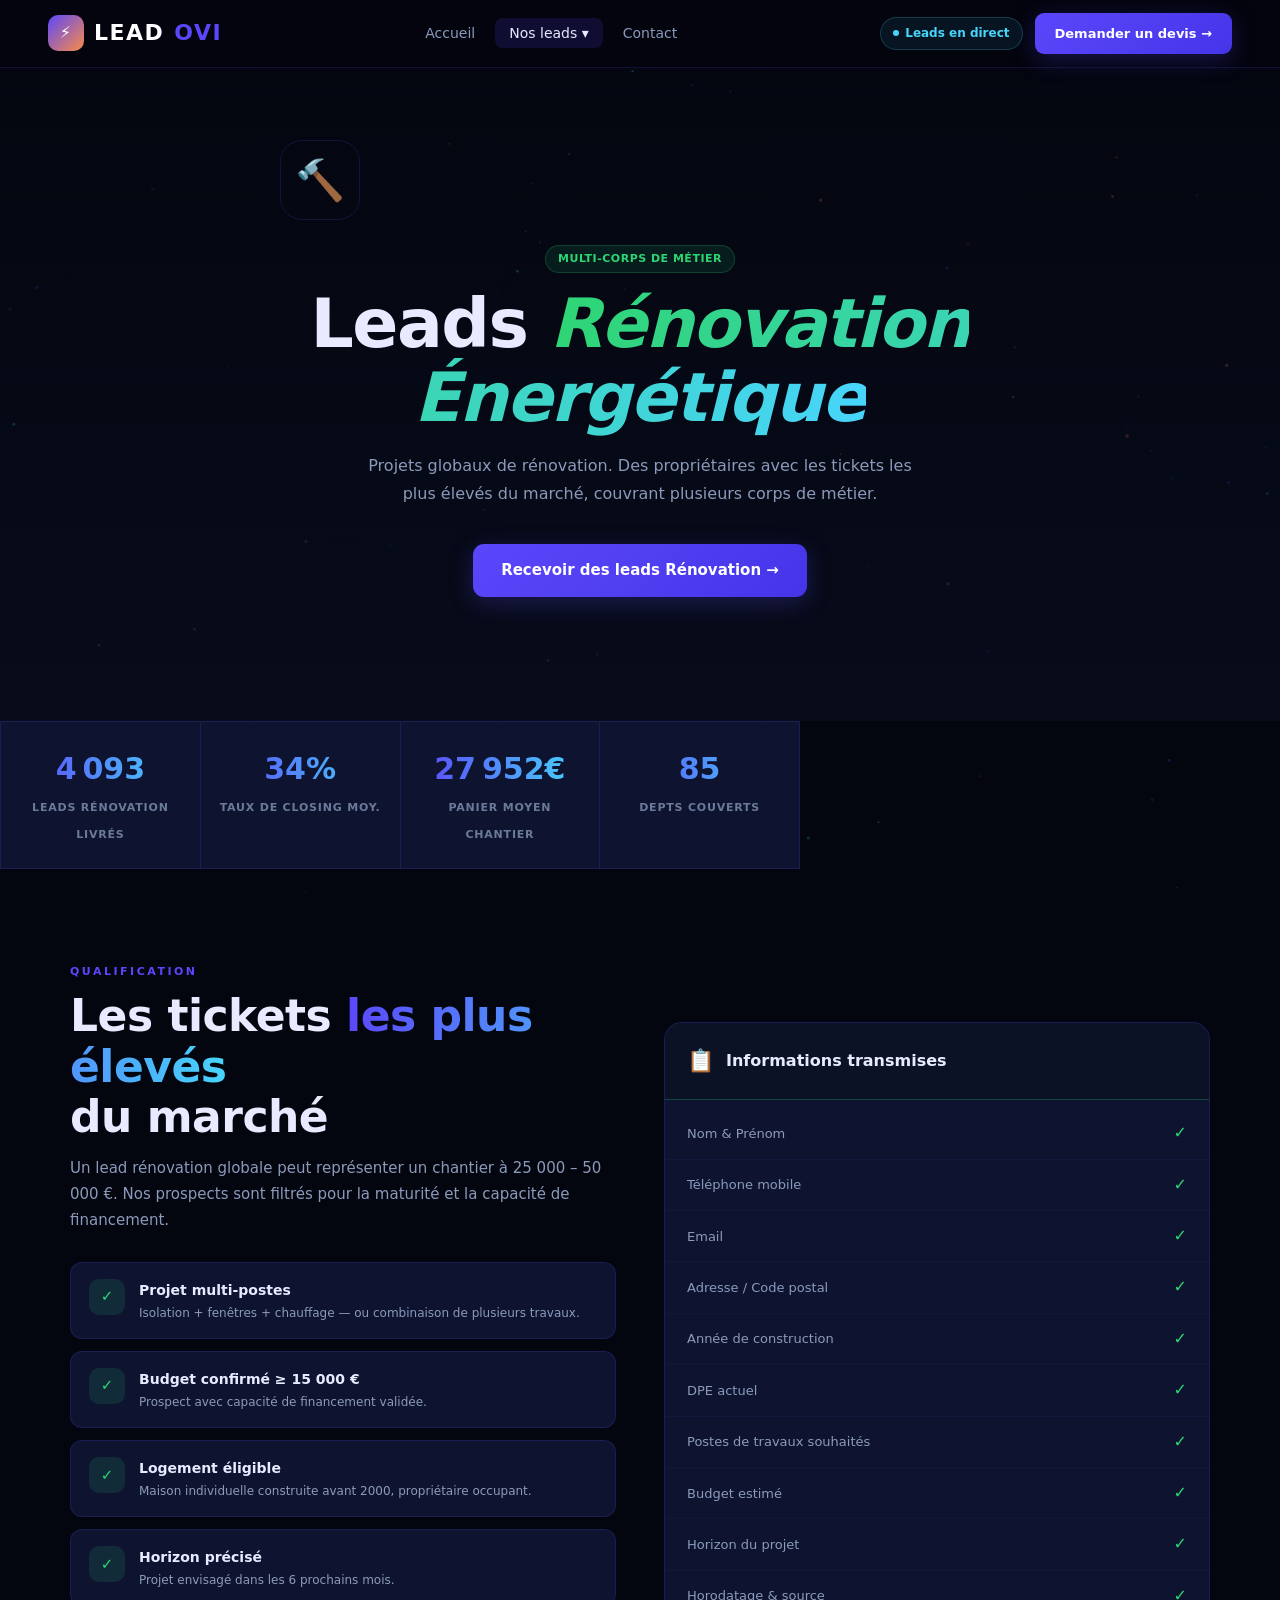
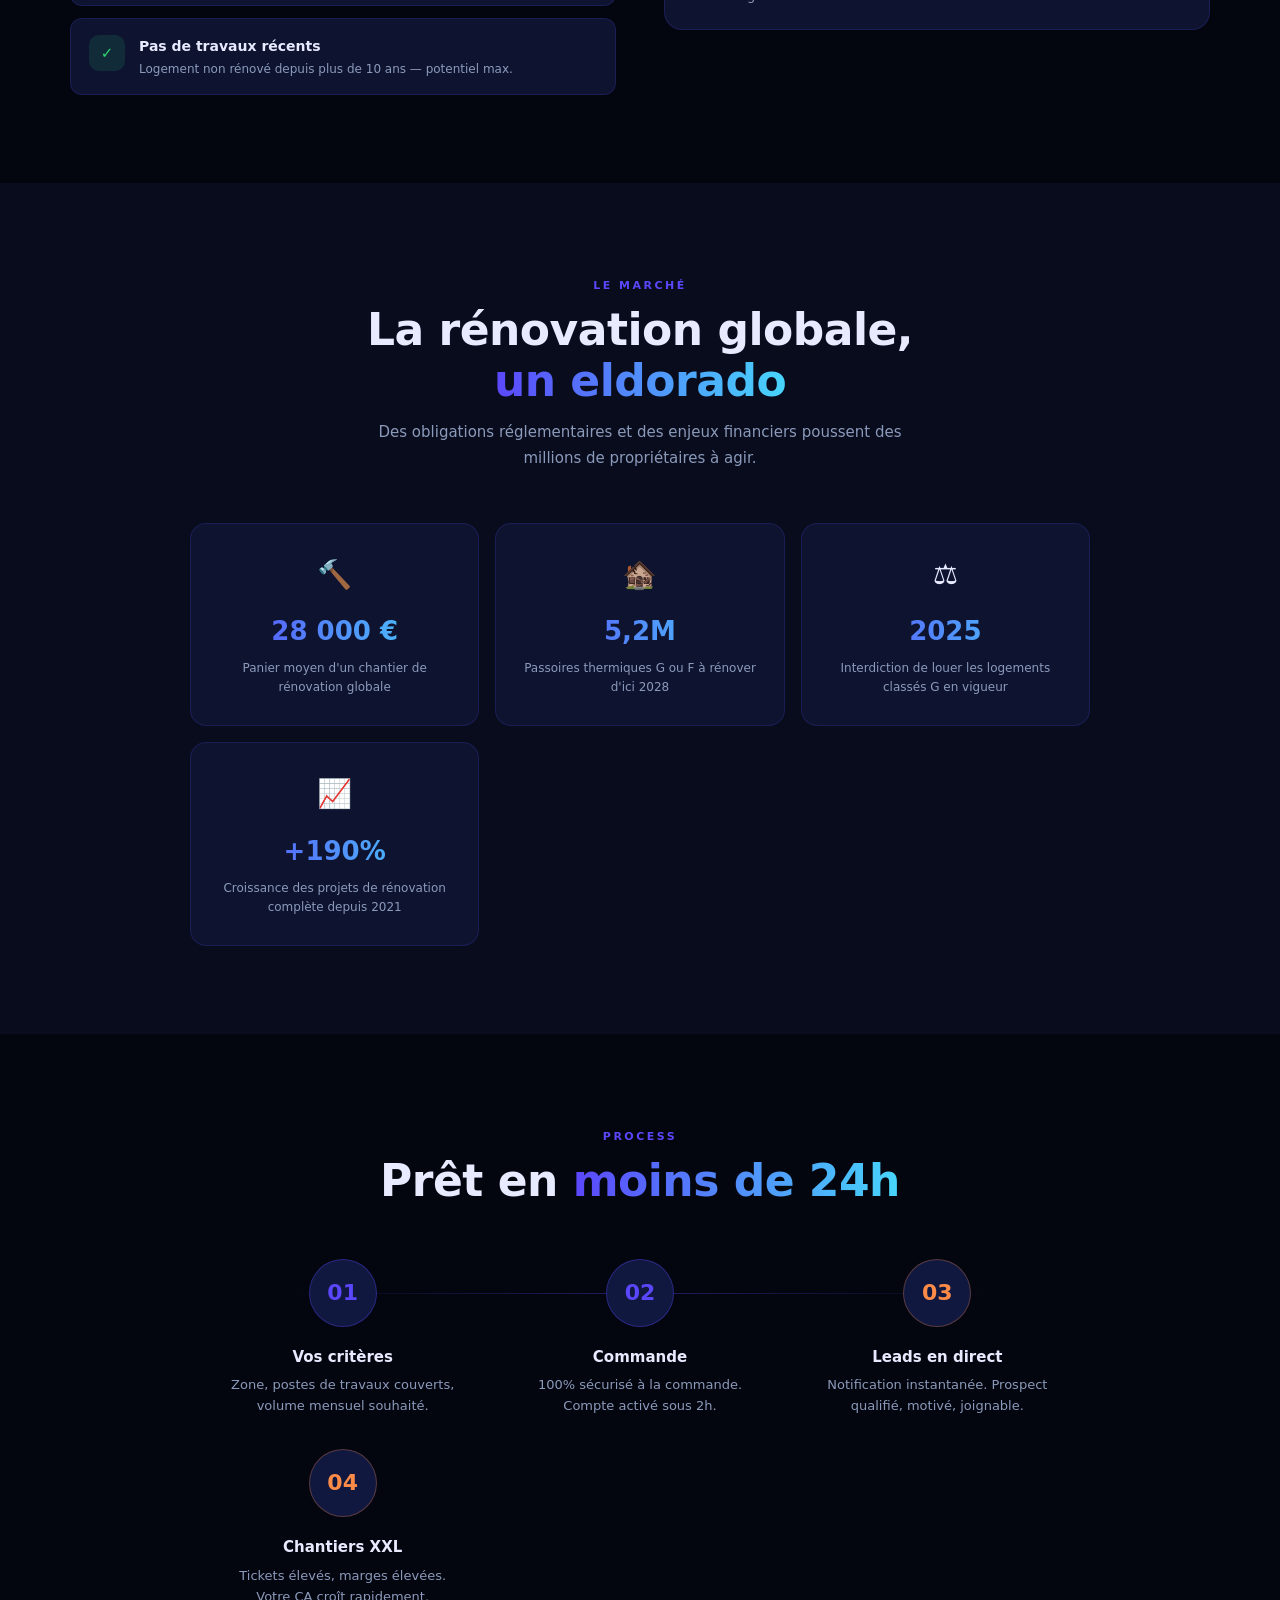
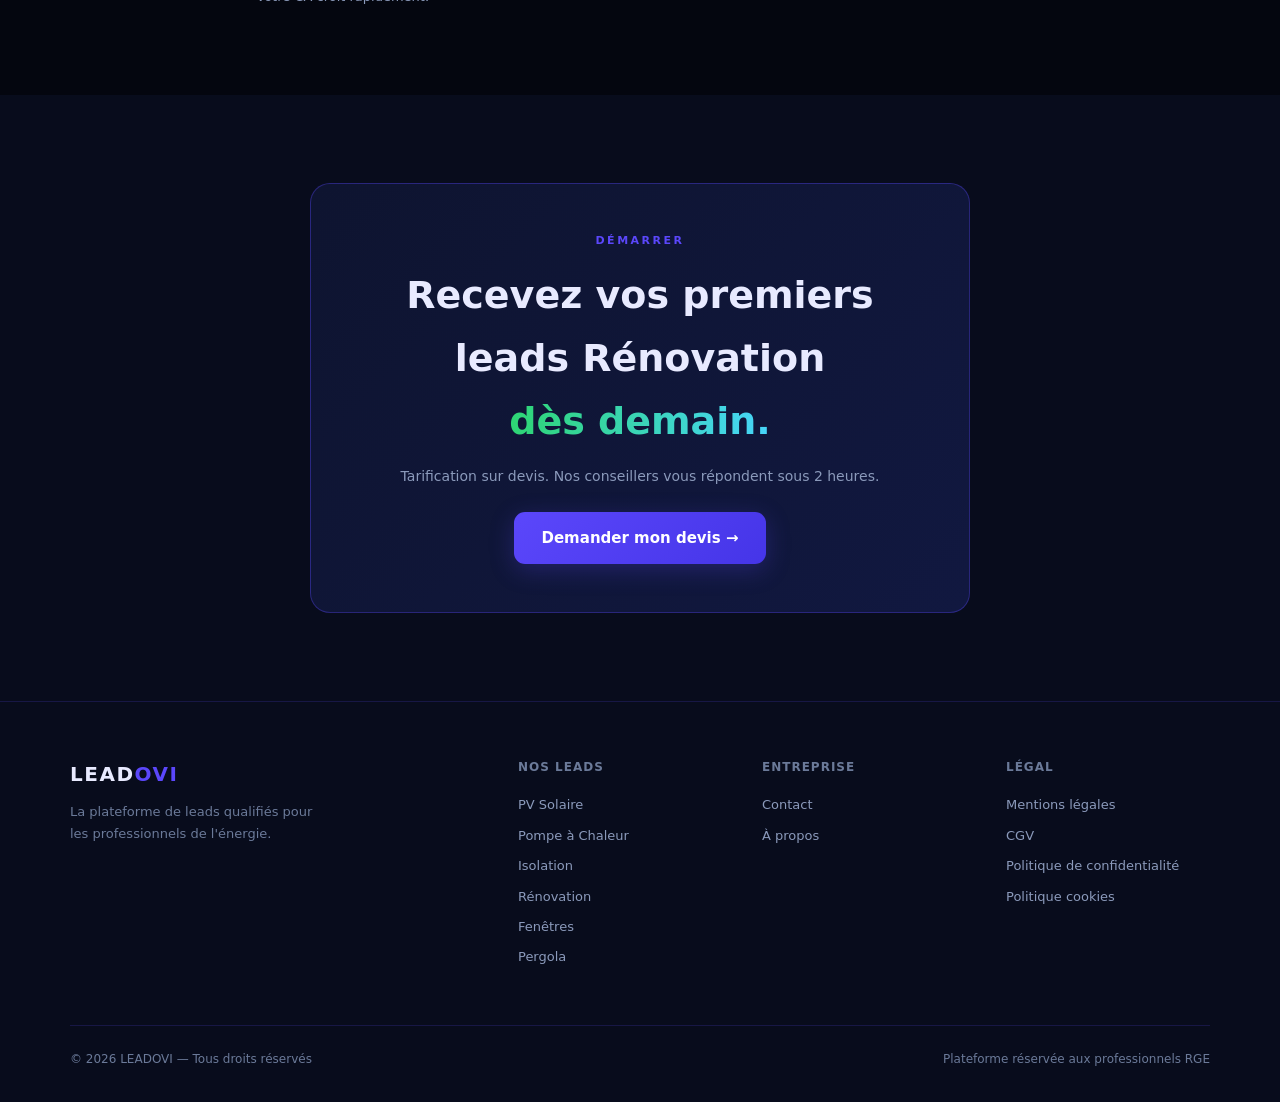
<file: renovation.html>
<!DOCTYPE html>
<html lang="fr">
<head>
<meta charset="UTF-8"/><meta name="viewport" content="width=device-width,initial-scale=1.0"/>
<title>Leads Rénovation Énergétique — LEADOVI</title>
<link rel="stylesheet" href="style.css"/>
</head>
<body>
<canvas id="canvas-bg"></canvas>

<nav class="nav">
  <a href="index.html" class="nav-logo"><div class="nav-logo-icon">⚡</div>LEAD<span>OVI</span></a>
  <div class="nav-menu">
    <a href="index.html">Accueil</a>
    <div class="nav-dropdown">
      <a href="#" class="active">Nos leads ▾</a>
      <div class="dropdown-menu">
        <a href="pv-solaire.html" class="dropdown-item"><div class="di-icon" style="background:rgba(255,214,10,0.12)">☀️</div>Panneaux PV Solaires</a>
        <a href="pac.html" class="dropdown-item"><div class="di-icon" style="background:rgba(71,213,251,0.1)">🌡️</div>Pompe à Chaleur</a>
        <a href="isolation.html" class="dropdown-item"><div class="di-icon" style="background:rgba(91,71,251,0.12)">🏠</div>Isolation</a>
        <a href="renovation.html" class="dropdown-item"><div class="di-icon" style="background:rgba(46,213,115,0.1)">🔨</div>Rénovation Énergétique</a>
        <a href="fenetres.html" class="dropdown-item"><div class="di-icon" style="background:rgba(251,139,71,0.12)">🪟</div>Fenêtres & Menuiseries</a>
        <a href="pergola.html" class="dropdown-item"><div class="di-icon" style="background:rgba(165,180,252,0.12)">⛺</div>Pergola & Véranda</a>
      </div>
    </div>
    <a href="contact.html">Contact</a>
  </div>
  <div class="nav-right">
    <div class="nav-status"><div class="pulse"></div>Leads en direct</div>
    <a href="contact.html" class="btn btn-primary btn-sm">Demander un devis →</a>
  </div>
</nav>

<section class="sector-hero">
  <div class="sector-hero-inner">
    <div class="sector-hero-icon">🔨</div>
    <div class="tag tag-green" style="margin-bottom:14px">Multi-corps de métier</div>
    <h1>Leads <em style="background:linear-gradient(90deg,#2ED573,#47D5FB);-webkit-background-clip:text;-webkit-text-fill-color:transparent">Rénovation Énergétique</em></h1>
    <p>Projets globaux de rénovation. Des propriétaires avec les tickets les plus élevés du marché, couvrant plusieurs corps de métier.</p>
    <div class="hero-btns" style="justify-content:center">
      <a href="contact.html" class="btn btn-primary">Recevoir des leads Rénovation →</a>
    </div>
  </div>
</section>

<div class="stats-bar" style="margin:0;border-radius:0">
  <div class="stat"><span class="stat-num" data-count="4100">0</span><span class="stat-label">Leads Rénovation livrés</span></div>
  <div class="stat"><span class="stat-num" data-count="34" data-suffix="%">0</span><span class="stat-label">Taux de closing moy.</span></div>
  <div class="stat"><span class="stat-num" data-count="28000" data-suffix="€">0</span><span class="stat-label">Panier moyen chantier</span></div>
  <div class="stat"><span class="stat-num" data-count="85" data-suffix="">0</span><span class="stat-label">Depts couverts</span></div>
</div>

<section class="section">
  <div class="section-inner">
    <div class="grid-2 fade-in">
      <div>
        <div class="section-label">Qualification</div>
        <h2 class="section-title">Les tickets <em>les plus élevés</em><br>du marché</h2>
        <p class="section-sub" style="margin-bottom:28px">Un lead rénovation globale peut représenter un chantier à 25 000 – 50 000 €. Nos prospects sont filtrés pour la maturité et la capacité de financement.</p>
        <div class="crit-list">
          <div class="crit"><div class="crit-icon" style="background:rgba(46,213,115,.12);color:#2ED573">✓</div><div><strong>Projet multi-postes</strong><p>Isolation + fenêtres + chauffage — ou combinaison de plusieurs travaux.</p></div></div>
          <div class="crit"><div class="crit-icon" style="background:rgba(46,213,115,.12);color:#2ED573">✓</div><div><strong>Budget confirmé ≥ 15 000 €</strong><p>Prospect avec capacité de financement validée.</p></div></div>
          <div class="crit"><div class="crit-icon" style="background:rgba(46,213,115,.12);color:#2ED573">✓</div><div><strong>Logement éligible</strong><p>Maison individuelle construite avant 2000, propriétaire occupant.</p></div></div>
          <div class="crit"><div class="crit-icon" style="background:rgba(46,213,115,.12);color:#2ED573">✓</div><div><strong>Horizon précisé</strong><p>Projet envisagé dans les 6 prochains mois.</p></div></div>
          <div class="crit"><div class="crit-icon" style="background:rgba(46,213,115,.12);color:#2ED573">✓</div><div><strong>Pas de travaux récents</strong><p>Logement non rénové depuis plus de 10 ans — potentiel max.</p></div></div>
        </div>
      </div>
      <div class="info-card fade-in">
        <div class="info-card-header" style="border-color:rgba(46,213,115,.25)">
          <span class="info-card-icon">📋</span>
          <h3>Informations transmises</h3>
        </div>
        <div class="info-card-body">
          <div class="info-row"><span>Nom & Prénom</span><span class="ok">✓</span></div>
          <div class="info-row"><span>Téléphone mobile</span><span class="ok">✓</span></div>
          <div class="info-row"><span>Email</span><span class="ok">✓</span></div>
          <div class="info-row"><span>Adresse / Code postal</span><span class="ok">✓</span></div>
          <div class="info-row"><span>Année de construction</span><span class="ok">✓</span></div>
          <div class="info-row"><span>DPE actuel</span><span class="ok">✓</span></div>
          <div class="info-row"><span>Postes de travaux souhaités</span><span class="ok">✓</span></div>
          <div class="info-row"><span>Budget estimé</span><span class="ok">✓</span></div>
          <div class="info-row"><span>Horizon du projet</span><span class="ok">✓</span></div>
          <div class="info-row" style="border:none"><span>Horodatage & source</span><span class="ok">✓</span></div>
        </div>
      </div>
    </div>
  </div>
</section>

<section class="section" style="background:var(--bg2)">
  <div class="section-inner">
    <div class="section-head center fade-in">
      <div class="section-label">Le marché</div>
      <h2 class="section-title">La rénovation globale,<br><em>un eldorado</em></h2>
      <p class="section-sub">Des obligations réglementaires et des enjeux financiers poussent des millions de propriétaires à agir.</p>
    </div>
    <div class="market-grid fade-in">
      <div class="market-card"><div class="market-icon">🔨</div><h3>28 000 €</h3><p>Panier moyen d'un chantier de rénovation globale</p></div>
      <div class="market-card"><div class="market-icon">🏚️</div><h3>5,2M</h3><p>Passoires thermiques G ou F à rénover d'ici 2028</p></div>
      <div class="market-card"><div class="market-icon">⚖️</div><h3>2025</h3><p>Interdiction de louer les logements classés G en vigueur</p></div>
      <div class="market-card"><div class="market-icon">📈</div><h3>+190%</h3><p>Croissance des projets de rénovation complète depuis 2021</p></div>
    </div>
  </div>
</section>

<section class="section">
  <div class="section-inner">
    <div class="section-head center fade-in"><div class="section-label">Process</div><h2 class="section-title">Prêt en <em>moins de 24h</em></h2></div>
    <div class="process-grid fade-in" style="max-width:860px;margin:0 auto">
      <div class="process-step"><div class="step-circle">01</div><h3>Vos critères</h3><p>Zone, postes de travaux couverts, volume mensuel souhaité.</p></div>
      <div class="process-step"><div class="step-circle">02</div><h3>Commande</h3><p>100% sécurisé à la commande. Compte activé sous 2h.</p></div>
      <div class="process-step"><div class="step-circle orange">03</div><h3>Leads en direct</h3><p>Notification instantanée. Prospect qualifié, motivé, joignable.</p></div>
      <div class="process-step"><div class="step-circle orange">04</div><h3>Chantiers XXL</h3><p>Tickets élevés, marges élevées. Votre CA croît rapidement.</p></div>
    </div>
  </div>
</section>

<section class="section" style="background:var(--bg2);text-align:center">
  <div class="section-inner">
    <div class="cta-box fade-in" style="max-width:660px;margin:0 auto">
      <div class="section-label" style="display:block;text-align:center;margin-bottom:14px">Démarrer</div>
      <h2 style="font-size:clamp(24px,3.5vw,38px);font-weight:900;margin-bottom:12px">Recevez vos premiers leads Rénovation<br><span style="background:linear-gradient(90deg,#2ED573,#47D5FB);-webkit-background-clip:text;-webkit-text-fill-color:transparent">dès demain.</span></h2>
      <p style="color:var(--gray2);font-size:14px;margin-bottom:24px">Tarification sur devis. Nos conseillers vous répondent sous 2 heures.</p>
      <a href="contact.html" class="btn btn-primary">Demander mon devis →</a>
    </div>
  </div>
</section>

<footer>
  <div class="footer-inner">
    <div class="footer-top">
      <div class="footer-brand"><div class="fl">LEAD<span>OVI</span></div><p>La plateforme de leads qualifiés pour les professionnels de l'énergie.</p></div>
      <div class="footer-col"><h5>Nos leads</h5><a href="pv-solaire.html">PV Solaire</a><a href="pac.html">Pompe à Chaleur</a><a href="isolation.html">Isolation</a><a href="renovation.html">Rénovation</a><a href="fenetres.html">Fenêtres</a><a href="pergola.html">Pergola</a></div>
      <div class="footer-col"><h5>Entreprise</h5><a href="contact.html">Contact</a><a href="#">À propos</a></div>
      <div class="footer-col"><h5>Légal</h5><a href="mentions-legales.html">Mentions légales</a><a href="cgv.html">CGV</a><a href="politique-confidentialite.html">Politique de confidentialité</a><a href="politique-cookies.html">Politique cookies</a></div>
    </div>
    <div class="footer-bottom"><span>© 2026 LEADOVI — Tous droits réservés</span><span>Plateforme réservée aux professionnels RGE</span></div>
  </div>
</footer>
<script src="components.js"></script>
</body>
</html>
</file>
<file: style.css>
/* ══════════════════════════════════════════
   LEADOVI — Design System
   Palette : Deep Space + Indigo + Orange
══════════════════════════════════════════ */
*{margin:0;padding:0;box-sizing:border-box}
:root{
  --bg:       #04060F;
  --bg2:      #080C1C;
  --bg3:      #0C1226;
  --card:     #0E1430;
  --card2:    #111840;
  --indigo:   #5B47FB;
  --indigo2:  #4535E8;
  --indigo3:  rgba(91,71,251,0.15);
  --orange:   #FB8B47;
  --orange2:  #E87535;
  --teal:     #47D5FB;
  --text:     #E8EAFF;
  --gray:     #6B7A99;
  --gray2:    #8B9ABB;
  --border:   rgba(91,71,251,0.18);
  --border2:  rgba(91,71,251,0.35);
  --glow:     rgba(91,71,251,0.25);
  --white:    #ffffff;
  --red:      #FF4757;
  --green:    #2ED573;
}
html{scroll-behavior:smooth;font-size:16px;scroll-padding-top:80px}
body{font-family:'Segoe UI',system-ui,-apple-system,sans-serif;background:var(--bg);color:var(--text);overflow-x:hidden;line-height:1.65}
::-webkit-scrollbar{width:4px}
::-webkit-scrollbar-track{background:var(--bg)}
::-webkit-scrollbar-thumb{background:var(--indigo2);border-radius:4px}
a{text-decoration:none;color:inherit}
img{max-width:100%}

/* ── CANVAS */
#canvas-bg{position:fixed;inset:0;z-index:0;pointer-events:none;opacity:.5}

/* ── NAV */
.nav{position:fixed;top:0;left:0;right:0;z-index:200;height:68px;display:flex;align-items:center;justify-content:space-between;padding:0 48px;background:rgba(4,6,15,0.82);backdrop-filter:blur(24px);border-bottom:1px solid var(--border)}
.nav-logo{display:flex;align-items:center;gap:10px;font-size:22px;font-weight:900;letter-spacing:1.5px;color:var(--white)}
.nav-logo-icon{width:36px;height:36px;border-radius:10px;background:linear-gradient(135deg,var(--indigo),var(--orange));display:flex;align-items:center;justify-content:center;font-size:16px}
.nav-logo span{color:var(--indigo)}
.nav-menu{display:flex;align-items:center;gap:6px}
.nav-menu a{padding:7px 14px;border-radius:8px;font-size:14px;font-weight:500;color:var(--gray2);transition:all .2s;position:relative}
.nav-menu a:hover,.nav-menu a.active{color:var(--text);background:var(--indigo3)}
.nav-dropdown{position:relative}
.nav-dropdown:hover .dropdown-menu{opacity:1;visibility:visible;transform:translateY(0)}
.dropdown-menu{position:absolute;top:calc(100% + 8px);left:0;background:var(--card2);border:1px solid var(--border);border-radius:14px;padding:8px;min-width:220px;opacity:0;visibility:hidden;transform:translateY(-8px);transition:all .2s;z-index:300;box-shadow:0 20px 60px rgba(0,0,0,0.5)}
.dropdown-item{display:flex;align-items:center;gap:10px;padding:10px 12px;border-radius:8px;font-size:13px;color:var(--gray2);transition:all .2s;cursor:pointer}
.dropdown-item:hover{background:var(--indigo3);color:var(--text)}
.dropdown-item .di-icon{width:28px;height:28px;border-radius:7px;display:flex;align-items:center;justify-content:center;font-size:14px;flex-shrink:0}
.nav-right{display:flex;align-items:center;gap:12px}
.nav-status{display:flex;align-items:center;gap:6px;font-size:12px;color:var(--teal);font-weight:600;background:rgba(71,213,251,0.08);border:1px solid rgba(71,213,251,0.2);padding:6px 12px;border-radius:20px}
.pulse{width:6px;height:6px;border-radius:50%;background:var(--teal);animation:pulse 1.8s infinite}
@keyframes pulse{0%,100%{box-shadow:0 0 0 0 rgba(71,213,251,.5)}60%{box-shadow:0 0 0 6px rgba(71,213,251,0)}}
.btn-nav{padding:9px 22px;border-radius:9px;font-size:14px;font-weight:700;transition:all .2s;border:none;cursor:pointer}
.btn-nav.primary{background:linear-gradient(135deg,var(--indigo),var(--indigo2));color:var(--white);box-shadow:0 4px 20px var(--glow)}
.btn-nav.primary:hover{transform:translateY(-1px);box-shadow:0 6px 28px rgba(91,71,251,0.4)}

/* ── MOBILE NAV */
.nav-burger{display:none;flex-direction:column;justify-content:center;gap:5px;width:42px;height:42px;border:1px solid var(--border);border-radius:10px;background:var(--indigo3);cursor:pointer;flex-shrink:0;padding:0}
.nav-burger span{display:block;width:20px;height:2px;background:var(--text);border-radius:2px;margin:0 auto;transition:transform .25s,opacity .2s}
.nav-burger.open span:nth-child(1){transform:translateY(7px) rotate(45deg)}
.nav-burger.open span:nth-child(2){opacity:0}
.nav-burger.open span:nth-child(3){transform:translateY(-7px) rotate(-45deg)}
.mobile-menu{position:fixed;top:68px;left:0;right:0;z-index:190;background:rgba(4,6,15,0.98);backdrop-filter:blur(24px);border-bottom:1px solid var(--border);padding:12px 20px 22px;display:flex;flex-direction:column;gap:2px;transform:translateY(-14px);opacity:0;visibility:hidden;transition:opacity .25s,transform .25s,visibility .25s;max-height:calc(100dvh - 68px);overflow-y:auto}
.mobile-menu.open{transform:translateY(0);opacity:1;visibility:visible}
.mobile-menu a{padding:13px 14px;border-radius:10px;font-size:15px;font-weight:600;color:var(--gray2);transition:background .2s,color .2s}
.mobile-menu a:hover,.mobile-menu a.active{background:var(--indigo3);color:var(--text)}
.mobile-menu .mm-label{font-size:11px;font-weight:700;text-transform:uppercase;letter-spacing:1.5px;color:var(--gray);padding:14px 14px 4px}
.mobile-menu .mm-cta{margin-top:12px;text-align:center;background:linear-gradient(135deg,var(--indigo),var(--indigo2));color:#fff;font-weight:800}

/* ── HERO */
.hero{position:relative;z-index:1;min-height:100vh;display:flex;flex-direction:column;align-items:center;justify-content:center;text-align:center;padding:100px 24px 60px}
.hero-eyebrow{display:inline-flex;align-items:center;gap:10px;background:var(--indigo3);border:1px solid var(--border2);color:var(--indigo);font-size:12px;font-weight:700;padding:7px 18px;border-radius:20px;margin-bottom:32px;text-transform:uppercase;letter-spacing:1.5px}
.hero h1{font-size:clamp(38px,6.5vw,80px);font-weight:900;line-height:1.05;letter-spacing:-1.5px;margin-bottom:22px}
.hero h1 em{font-style:normal;background:linear-gradient(90deg,var(--indigo),var(--teal));-webkit-background-clip:text;-webkit-text-fill-color:transparent;background-clip:text}
.hero h1 .orange{background:linear-gradient(90deg,var(--orange),#FFB347);-webkit-background-clip:text;-webkit-text-fill-color:transparent;background-clip:text;font-style:normal}
.hero-sub{font-size:clamp(15px,2vw,19px);color:var(--gray2);max-width:620px;margin:0 auto 40px;line-height:1.75}
.hero-btns{display:flex;gap:14px;justify-content:center;flex-wrap:wrap;margin-bottom:64px}

/* ── BUTTONS */
.btn{display:inline-flex;align-items:center;gap:8px;padding:14px 28px;border-radius:11px;font-size:15px;font-weight:700;transition:all .2s;border:none;cursor:pointer;text-decoration:none;white-space:nowrap}
.btn-primary{background:linear-gradient(135deg,var(--indigo),var(--indigo2));color:var(--white);box-shadow:0 6px 24px var(--glow)}
.btn-primary:hover{transform:translateY(-2px);box-shadow:0 10px 36px rgba(91,71,251,0.45)}
.btn-outline{background:transparent;color:var(--text);border:1px solid var(--border2)}
.btn-outline:hover{background:var(--indigo3);border-color:var(--indigo);color:var(--white)}
.btn-orange{background:linear-gradient(135deg,var(--orange),var(--orange2));color:var(--white);box-shadow:0 6px 24px rgba(251,139,71,0.3)}
.btn-orange:hover{transform:translateY(-2px);box-shadow:0 10px 36px rgba(251,139,71,0.45)}
.btn-sm{padding:10px 20px;font-size:13px;border-radius:9px}

/* ── STATS BAR */
.stats-bar{position:relative;z-index:1;display:flex;gap:0;background:var(--card);border:1px solid var(--border);border-radius:18px;max-width:800px;margin:0 auto;overflow:hidden}
.stat{flex:1;padding:22px 16px;text-align:center;border-right:1px solid var(--border)}
.stat:last-child{border-right:none}
.stat-num{font-size:30px;font-weight:900;display:block;background:linear-gradient(90deg,var(--indigo),var(--teal));-webkit-background-clip:text;-webkit-text-fill-color:transparent;background-clip:text}
.stat-label{font-size:11px;color:var(--gray);text-transform:uppercase;letter-spacing:.8px;font-weight:600;margin-top:3px}

/* ── TICKER */
.ticker-wrap{position:relative;z-index:1;background:var(--bg2);border-top:1px solid var(--border);border-bottom:1px solid var(--border);padding:11px 0;overflow:hidden}
.ticker-inner{display:flex;gap:52px;white-space:nowrap;animation:tick 30s linear infinite}
.t-item{display:flex;align-items:center;gap:8px;font-size:13px;color:var(--gray2)}
.t-item strong{color:var(--indigo);font-weight:700}
.t-dot{width:6px;height:6px;border-radius:50%;background:var(--indigo);flex-shrink:0}
@keyframes tick{0%{transform:translateX(0)}100%{transform:translateX(-50%)}}

/* ── SECTIONS */
.section{position:relative;z-index:1;padding:88px 48px}
.section-inner{max-width:1140px;margin:0 auto}
.section-label{display:inline-block;font-size:11px;font-weight:700;color:var(--indigo);text-transform:uppercase;letter-spacing:2.5px;margin-bottom:10px}
.section-title{font-size:clamp(26px,4vw,44px);font-weight:900;letter-spacing:-.5px;margin-bottom:12px;line-height:1.15}
.section-title em{font-style:normal;background:linear-gradient(90deg,var(--indigo),var(--teal));-webkit-background-clip:text;-webkit-text-fill-color:transparent;background-clip:text}
.section-sub{font-size:15px;color:var(--gray2);line-height:1.75;max-width:560px}
.section-head{margin-bottom:52px}
.center{text-align:center}
.center .section-sub{margin:0 auto}

/* ── CARDS */
.card{background:var(--card);border:1px solid var(--border);border-radius:18px;padding:28px;transition:all .3s;position:relative;overflow:hidden}
.card::before{content:'';position:absolute;top:0;left:0;right:0;height:2px;background:linear-gradient(90deg,var(--indigo),var(--teal),var(--orange));opacity:0;transition:opacity .3s}
.card:hover{border-color:var(--border2);transform:translateY(-4px);box-shadow:0 20px 60px rgba(91,71,251,0.1)}
.card:hover::before{opacity:1}

/* ── GRID */
.grid-3{display:grid;grid-template-columns:repeat(auto-fit,minmax(300px,1fr));gap:20px}
.grid-2{display:grid;grid-template-columns:1fr 1fr;gap:48px;align-items:center}
.grid-4{display:grid;grid-template-columns:repeat(auto-fit,minmax(240px,1fr));gap:20px}
@media(max-width:768px){.grid-2{grid-template-columns:1fr}}

/* ── PAGE HERO (inner pages) */
.page-hero{position:relative;z-index:1;padding:140px 48px 80px;background:linear-gradient(160deg,var(--bg) 0%,var(--bg3) 100%)}
.page-hero-inner{max-width:900px}
.page-hero-breadcrumb{display:flex;align-items:center;gap:8px;font-size:13px;color:var(--gray);margin-bottom:20px}
.page-hero-breadcrumb a{color:var(--gray);transition:color .2s}
.page-hero-breadcrumb a:hover{color:var(--indigo)}
.page-hero-breadcrumb span{color:var(--gray)}
.page-hero h1{font-size:clamp(32px,5vw,60px);font-weight:900;letter-spacing:-1px;margin-bottom:18px;line-height:1.1}
.page-hero-sub{font-size:17px;color:var(--gray2);max-width:620px;line-height:1.75;margin-bottom:32px}
.page-hero-meta{display:flex;gap:16px;flex-wrap:wrap;margin-bottom:32px}
.meta-badge{display:flex;align-items:center;gap:6px;background:var(--card);border:1px solid var(--border);padding:7px 14px;border-radius:8px;font-size:13px;font-weight:600}
.meta-badge .mb-icon{font-size:16px}

/* ── SECTOR ICON */
.sector-icon{width:60px;height:60px;border-radius:16px;display:flex;align-items:center;justify-content:center;font-size:28px;margin-bottom:18px;flex-shrink:0}

/* ── PROCESS */
.process-grid{display:grid;grid-template-columns:repeat(auto-fit,minmax(200px,1fr));gap:32px;position:relative}
.process-grid::before{content:'';position:absolute;top:34px;left:8%;right:8%;height:1px;background:linear-gradient(90deg,transparent,var(--border2),transparent)}
.process-step{text-align:center;padding:0 12px}
.step-circle{width:68px;height:68px;border-radius:50%;border:1px solid var(--border2);background:var(--card2);display:flex;align-items:center;justify-content:center;margin:0 auto 18px;font-size:22px;font-weight:900;color:var(--indigo);position:relative;z-index:1}
.step-circle.orange{color:var(--orange);border-color:rgba(251,139,71,0.3)}
.process-step h3{font-size:15px;font-weight:800;margin-bottom:6px}
.process-step p{font-size:13px;color:var(--gray2);line-height:1.6}

/* ── COMPARISON */
.comp-table{background:var(--card);border:1px solid var(--border);border-radius:18px;overflow:hidden}
.comp-header{display:grid;grid-template-columns:2fr 1fr 1fr;background:var(--bg3);padding:14px 20px;border-bottom:1px solid var(--border);font-size:12px;font-weight:700;text-transform:uppercase;letter-spacing:.8px;color:var(--gray)}
.comp-header .col-us{color:var(--indigo)}
.comp-row{display:grid;grid-template-columns:2fr 1fr 1fr;padding:14px 20px;border-bottom:1px solid rgba(91,71,251,0.06);align-items:center;font-size:14px}
.comp-row:last-child{border-bottom:none}
.comp-row div:first-child{color:var(--gray2)}
.comp-row div{text-align:center}
.comp-row div:first-child{text-align:left}
.ok{color:var(--green);font-size:18px;font-weight:700}
.nok{color:var(--red);font-size:18px}
.maybe{color:var(--orange);font-size:14px}

/* ── FORM */
.form-wrap{background:var(--card);border:1px solid var(--border);border-radius:22px;padding:40px;max-width:700px;margin:0 auto}
.form-title{font-size:24px;font-weight:900;margin-bottom:6px}
.form-sub{font-size:14px;color:var(--gray2);margin-bottom:28px}
.form-row{display:grid;grid-template-columns:1fr 1fr;gap:16px}
.form-group{margin-bottom:18px}
.form-group label{display:block;font-size:12px;font-weight:700;color:var(--gray2);text-transform:uppercase;letter-spacing:.6px;margin-bottom:7px}
.form-group input,.form-group select,.form-group textarea{width:100%;padding:13px 16px;background:var(--bg3);border:1.5px solid var(--border);border-radius:10px;font-size:14px;color:var(--text);outline:none;transition:border-color .2s;font-family:inherit}
.form-group input:focus,.form-group select:focus,.form-group textarea:focus{border-color:var(--indigo);box-shadow:0 0 0 3px var(--indigo3)}
.form-group select option{background:var(--bg3);color:var(--text)}
.form-group textarea{resize:vertical;min-height:100px}
.form-group input::placeholder,.form-group textarea::placeholder{color:var(--gray)}
.form-submit{width:100%;padding:15px;background:linear-gradient(135deg,var(--indigo),var(--indigo2));color:var(--white);border:none;border-radius:11px;font-size:16px;font-weight:800;cursor:pointer;transition:all .2s;margin-top:8px;box-shadow:0 6px 24px var(--glow)}
.form-submit:hover{transform:translateY(-2px);box-shadow:0 10px 36px rgba(91,71,251,.4)}
.form-success{display:none;text-align:center;padding:32px}
.form-success-icon{width:72px;height:72px;border-radius:50%;background:linear-gradient(135deg,var(--green),#1AB85A);display:flex;align-items:center;justify-content:center;margin:0 auto 18px;font-size:32px}
.form-success h3{font-size:20px;font-weight:800;margin-bottom:8px}
.form-success p{color:var(--gray2);font-size:14px}
.form-note{display:flex;align-items:center;gap:6px;font-size:11px;color:var(--gray);margin-top:12px;justify-content:center}

/* ── TAGS */
.tag{display:inline-flex;align-items:center;gap:5px;font-size:11px;font-weight:700;padding:4px 12px;border-radius:20px;text-transform:uppercase;letter-spacing:.5px}
.tag-indigo{background:var(--indigo3);color:var(--indigo);border:1px solid var(--border2)}
.tag-orange{background:rgba(251,139,71,0.12);color:var(--orange);border:1px solid rgba(251,139,71,0.25)}
.tag-teal{background:rgba(71,213,251,0.1);color:var(--teal);border:1px solid rgba(71,213,251,0.2)}
.tag-green{background:rgba(46,213,115,0.1);color:var(--green);border:1px solid rgba(46,213,115,0.2)}

/* ── FEATURE LIST */
.feat-list{display:flex;flex-direction:column;gap:14px}
.feat-item{display:flex;align-items:flex-start;gap:14px;padding:18px;background:var(--card);border:1px solid var(--border);border-radius:13px;transition:border-color .2s}
.feat-item:hover{border-color:var(--border2)}
.feat-icon{width:42px;height:42px;border-radius:11px;background:var(--indigo3);border:1px solid var(--border);display:flex;align-items:center;justify-content:center;font-size:18px;flex-shrink:0}
.feat-text h4{font-size:14px;font-weight:800;margin-bottom:3px}
.feat-text p{font-size:13px;color:var(--gray2);line-height:1.55}

/* ── FOOTER */
footer{position:relative;z-index:1;background:var(--bg2);border-top:1px solid var(--border);padding:56px 48px 32px}
.footer-inner{max-width:1140px;margin:0 auto}
.footer-top{display:grid;grid-template-columns:2fr 1fr 1fr 1fr;gap:40px;margin-bottom:48px}
@media(max-width:768px){.footer-top{grid-template-columns:1fr 1fr}}
.footer-brand .fl{font-size:20px;font-weight:900;letter-spacing:1.5px;margin-bottom:10px}
.footer-brand .fl span{color:var(--indigo)}
.footer-brand p{font-size:13px;color:var(--gray);line-height:1.7;max-width:260px}
.footer-col h5{font-size:12px;font-weight:700;text-transform:uppercase;letter-spacing:1px;color:var(--gray);margin-bottom:16px}
.footer-col a{display:block;font-size:13px;color:var(--gray2);margin-bottom:9px;transition:color .2s}
.footer-col a:hover{color:var(--indigo)}
.footer-bottom{border-top:1px solid var(--border);padding-top:24px;display:flex;justify-content:space-between;align-items:center;flex-wrap:wrap;gap:12px;font-size:12px;color:var(--gray)}
.footer-bottom a{color:var(--gray);transition:color .2s}
.footer-bottom a:hover{color:var(--indigo)}

/* ── RESPONSIVE */
@media(max-width:900px){
  .nav{padding:0 20px}
  .nav-menu{display:none}
  .nav-status{display:none}
  .nav-burger{display:flex}
  .section{padding:64px 20px}
  .page-hero{padding:120px 20px 60px}
}
@media(max-width:600px){
  .nav-right .btn{display:none}
  .stats-bar{flex-direction:column}
  .stat{border-right:none;border-bottom:1px solid var(--border)}
  .stat:last-child{border-bottom:none}
  .form-row{grid-template-columns:1fr}
  footer{padding:40px 20px 24px}
  .footer-top{grid-template-columns:1fr}
}

/* ── ANIMATIONS */
.fade-in{opacity:0;transform:translateY(20px);transition:opacity .6s ease,transform .6s ease}
.fade-in.visible{opacity:1;transform:translateY(0)}

/* ── SECTOR PAGE SPECIFIC */
.sector-hero-icon{width:80px;height:80px;border-radius:22px;display:flex;align-items:center;justify-content:center;font-size:40px;margin-bottom:24px;border:1px solid var(--border)}
.qual-grid{display:grid;grid-template-columns:repeat(auto-fit,minmax(200px,1fr));gap:16px;margin-top:32px}
.qual-card{background:var(--card2);border:1px solid var(--border);border-radius:14px;padding:20px;text-align:center}
.qual-num{font-size:36px;font-weight:900;background:linear-gradient(135deg,var(--indigo),var(--teal));-webkit-background-clip:text;-webkit-text-fill-color:transparent;background-clip:text;display:block}
.qual-label{font-size:12px;color:var(--gray2);margin-top:4px}
.cta-box{background:linear-gradient(135deg,var(--card),var(--card2));border:1px solid var(--border2);border-radius:20px;padding:48px;text-align:center;margin-top:48px}
.cta-box h2{font-size:28px;font-weight:900;margin-bottom:10px}
.cta-box p{color:var(--gray2);margin-bottom:24px;font-size:15px}

/* ── SECTOR HERO */
.sector-hero{position:relative;z-index:1;padding:140px 24px 60px;text-align:center;background:linear-gradient(180deg,rgba(8,12,28,0) 0%,rgba(12,18,38,0.5) 100%)}
.sector-hero-inner{max-width:720px;margin:0 auto}
.sector-hero-inner h1{font-size:clamp(34px,5.5vw,68px);font-weight:900;line-height:1.08;letter-spacing:-1.5px;margin-bottom:18px}
.sector-hero-inner p{font-size:16px;color:var(--gray2);line-height:1.75;margin-bottom:36px;max-width:580px;margin-left:auto;margin-right:auto}

/* ── QUALIFICATION CRITERIA */
.crit-list{display:flex;flex-direction:column;gap:12px}
.crit{display:flex;align-items:flex-start;gap:14px;padding:16px 18px;background:var(--card);border:1px solid var(--border);border-radius:12px;transition:border-color .2s}
.crit:hover{border-color:var(--border2)}
.crit-icon{width:36px;height:36px;border-radius:10px;display:flex;align-items:center;justify-content:center;font-size:15px;font-weight:800;flex-shrink:0}
.crit strong{display:block;font-size:14px;font-weight:800;margin-bottom:2px}
.crit p{font-size:12px;color:var(--gray2);line-height:1.5;margin:0}

/* ── INFO CARD */
.info-card{background:var(--card);border:1px solid var(--border);border-radius:18px;overflow:hidden}
.info-card-header{display:flex;align-items:center;gap:12px;padding:20px 22px;background:var(--bg3);border-bottom:1px solid var(--border)}
.info-card-icon{font-size:22px}
.info-card-header h3{font-size:16px;font-weight:800}
.info-card-body{padding:8px 0}
.info-row{display:flex;align-items:center;justify-content:space-between;padding:12px 22px;border-bottom:1px solid rgba(91,71,251,0.06);font-size:13px;color:var(--gray2)}
.info-row .ok{color:var(--green);font-size:16px;font-weight:700}

/* ── MARKET GRID */
.market-grid{display:grid;grid-template-columns:repeat(auto-fit,minmax(220px,1fr));gap:16px;max-width:900px;margin:0 auto}
.market-card{background:var(--card);border:1px solid var(--border);border-radius:16px;padding:28px 22px;text-align:center;transition:all .25s}
.market-card:hover{border-color:var(--border2);transform:translateY(-3px);box-shadow:0 12px 40px rgba(91,71,251,0.08)}
.market-icon{font-size:28px;margin-bottom:12px}
.market-card h3{font-size:26px;font-weight:900;background:linear-gradient(90deg,var(--indigo),var(--teal));-webkit-background-clip:text;-webkit-text-fill-color:transparent;margin-bottom:6px}
.market-card p{font-size:12px;color:var(--gray2);line-height:1.6}
</file>
